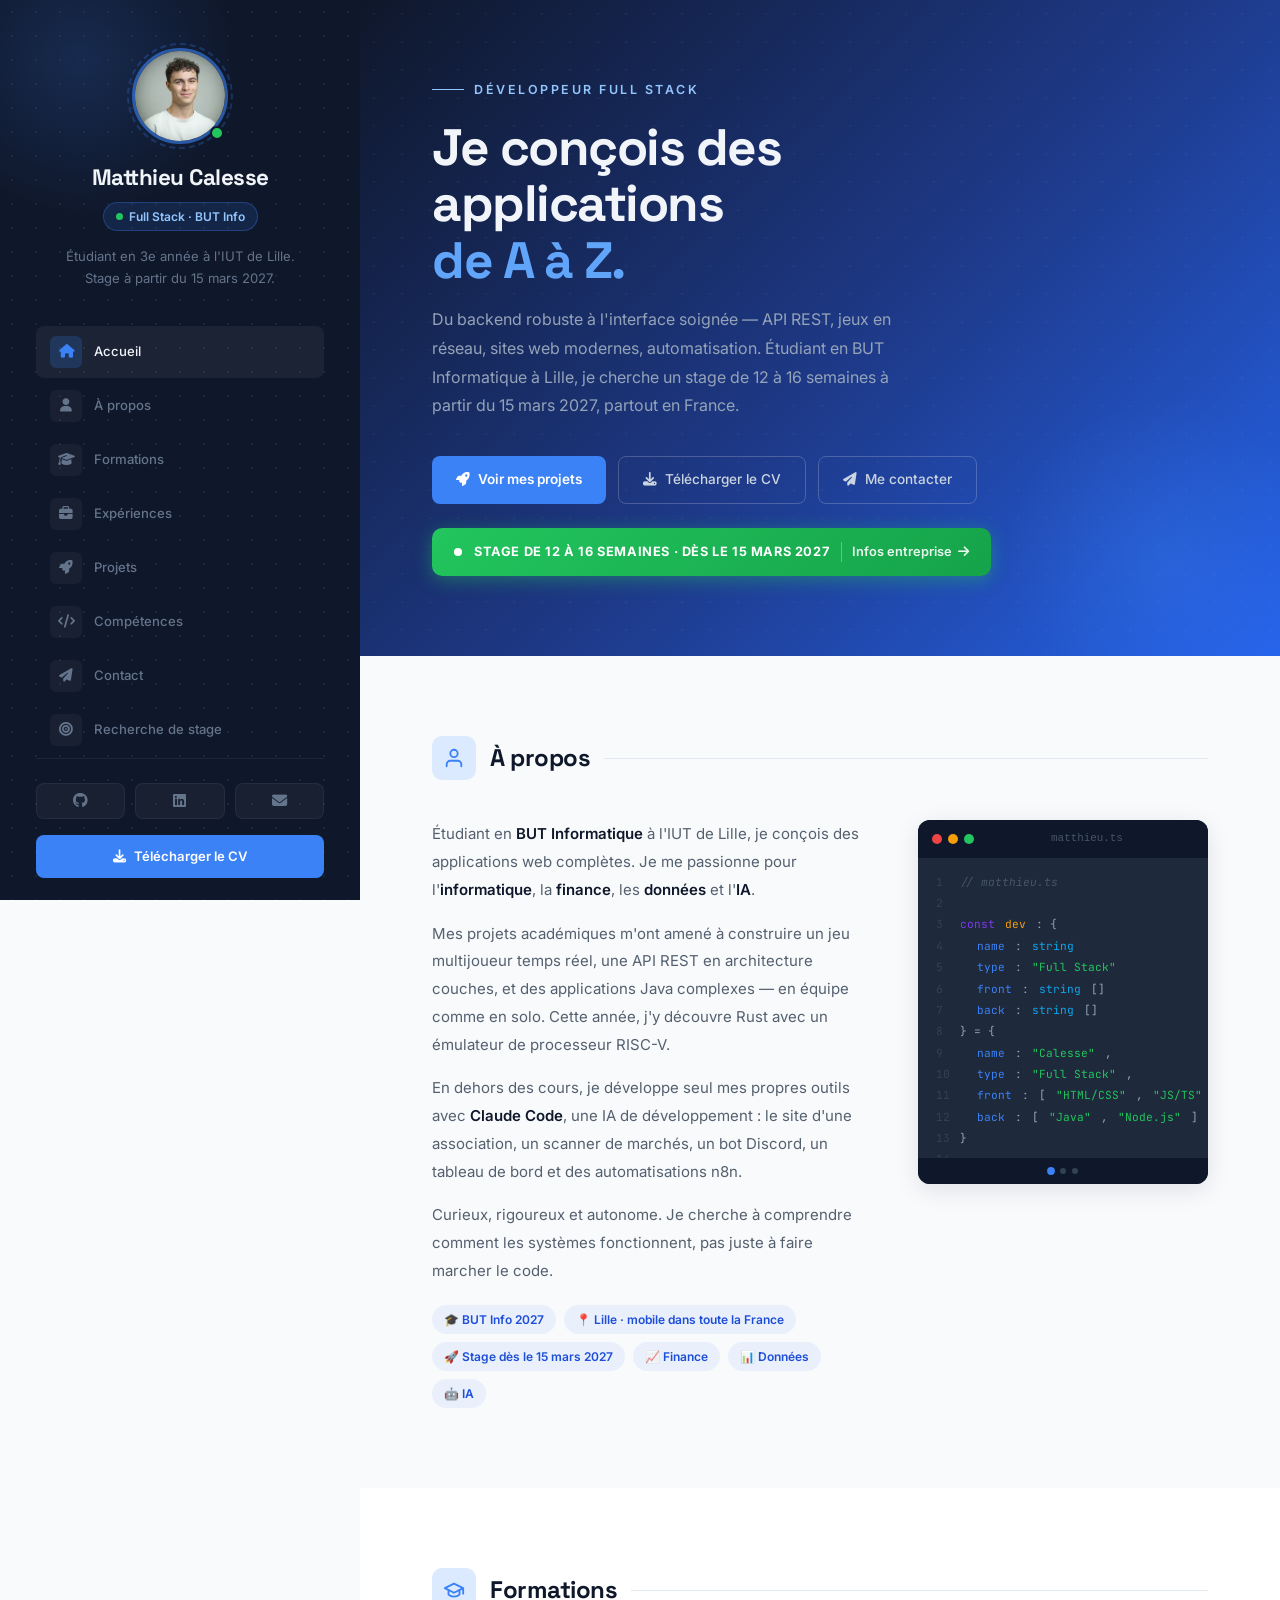
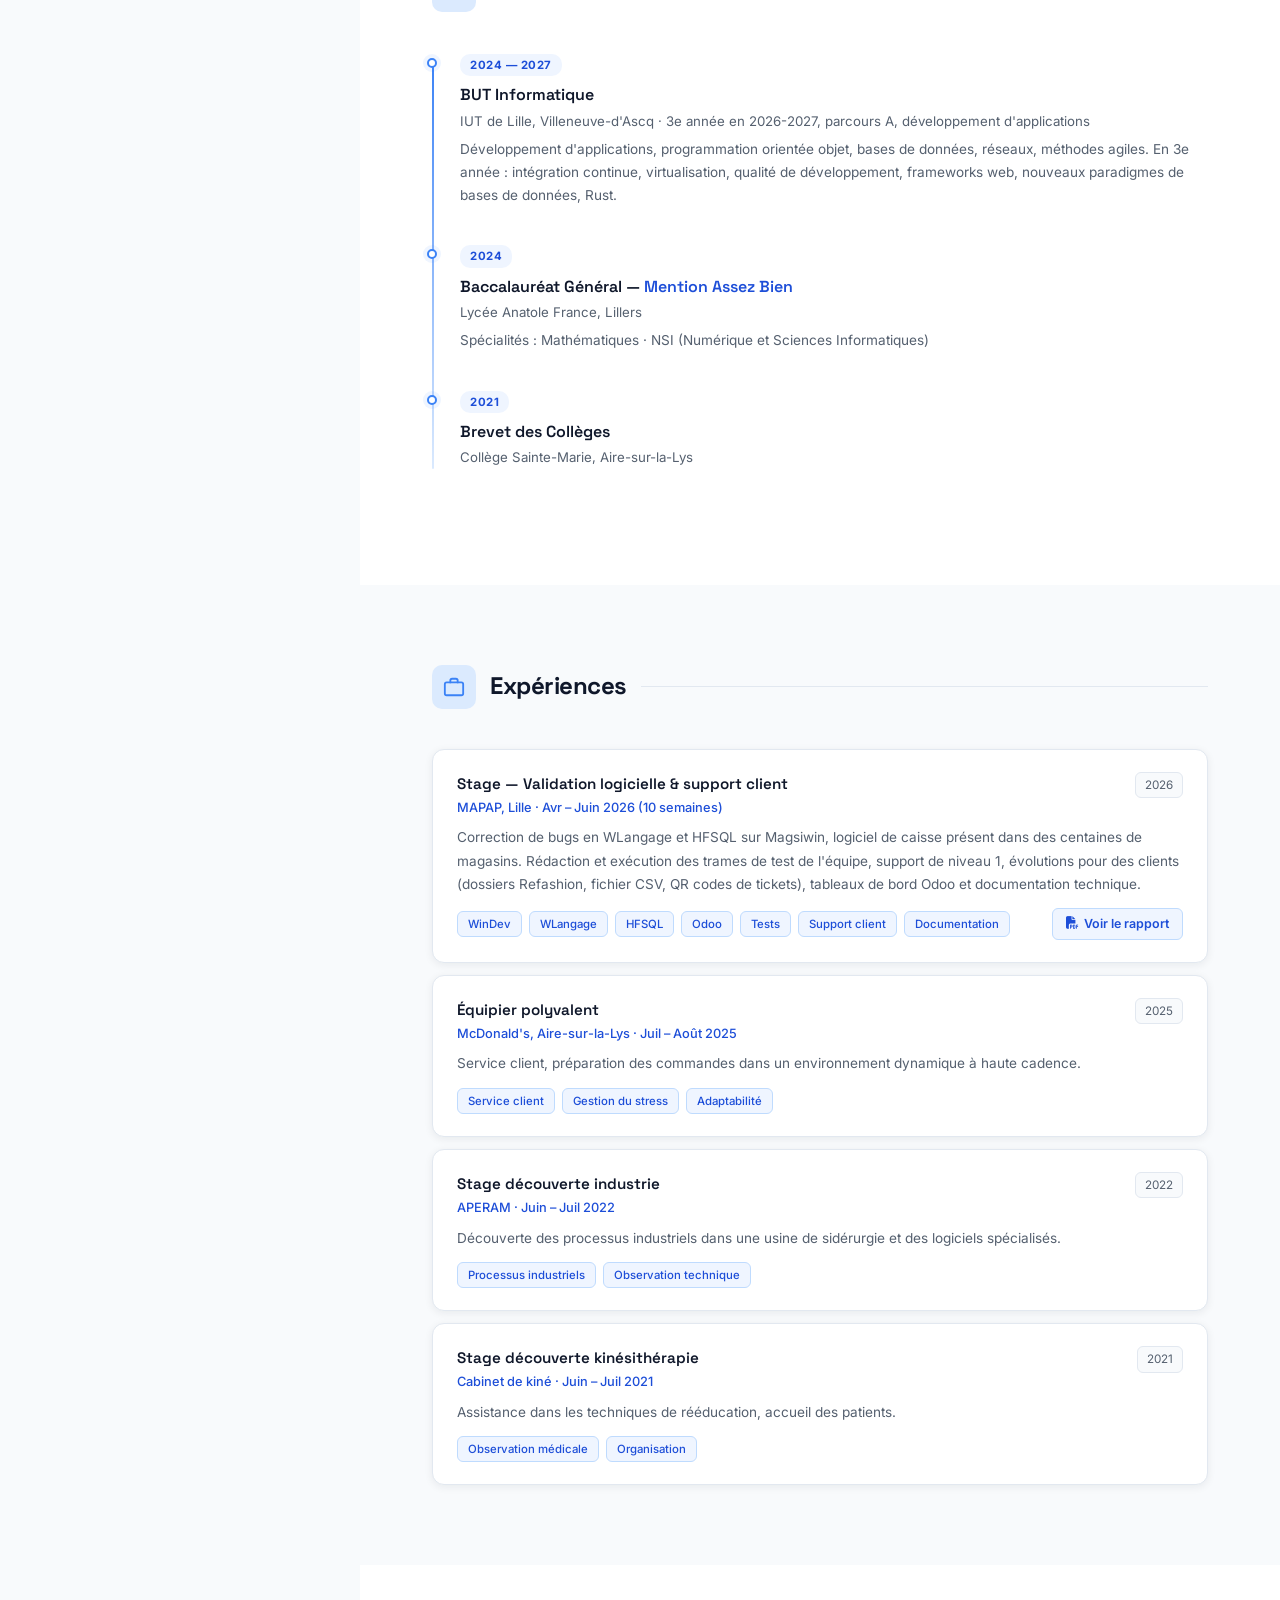
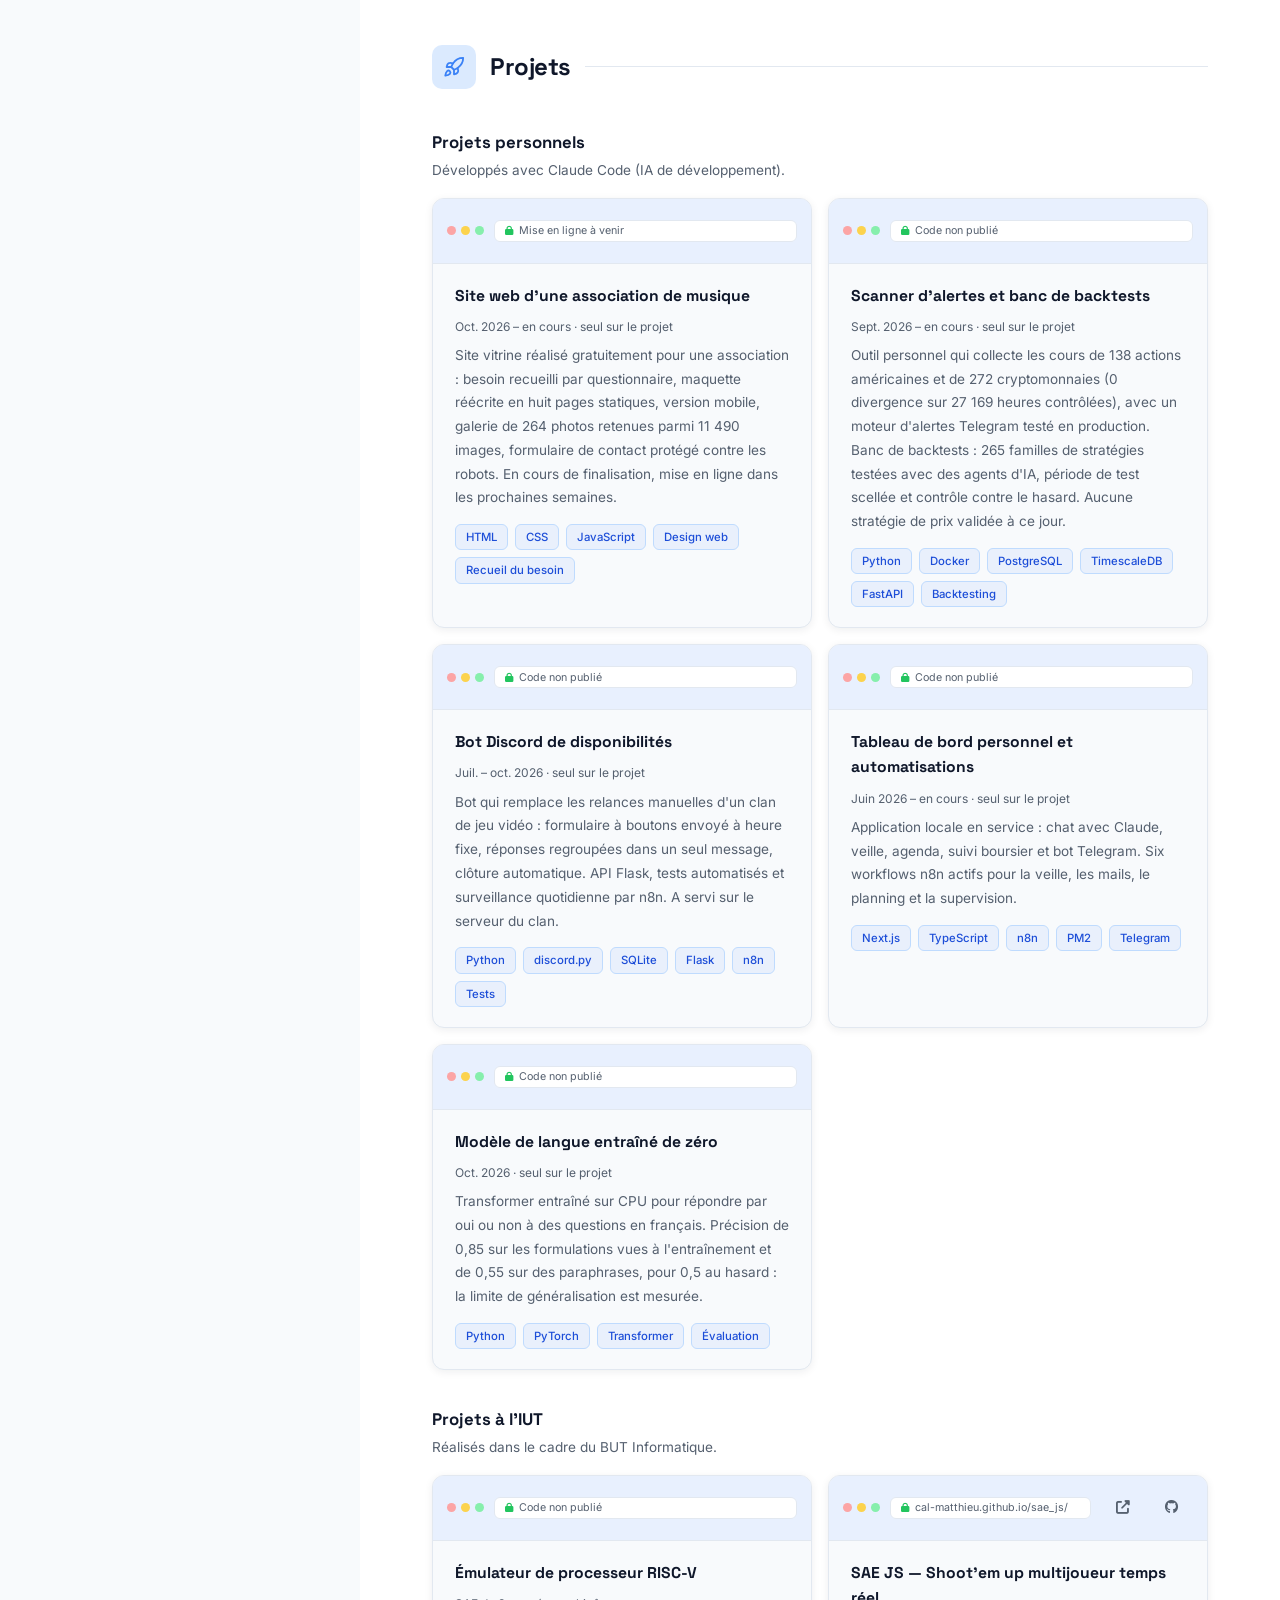
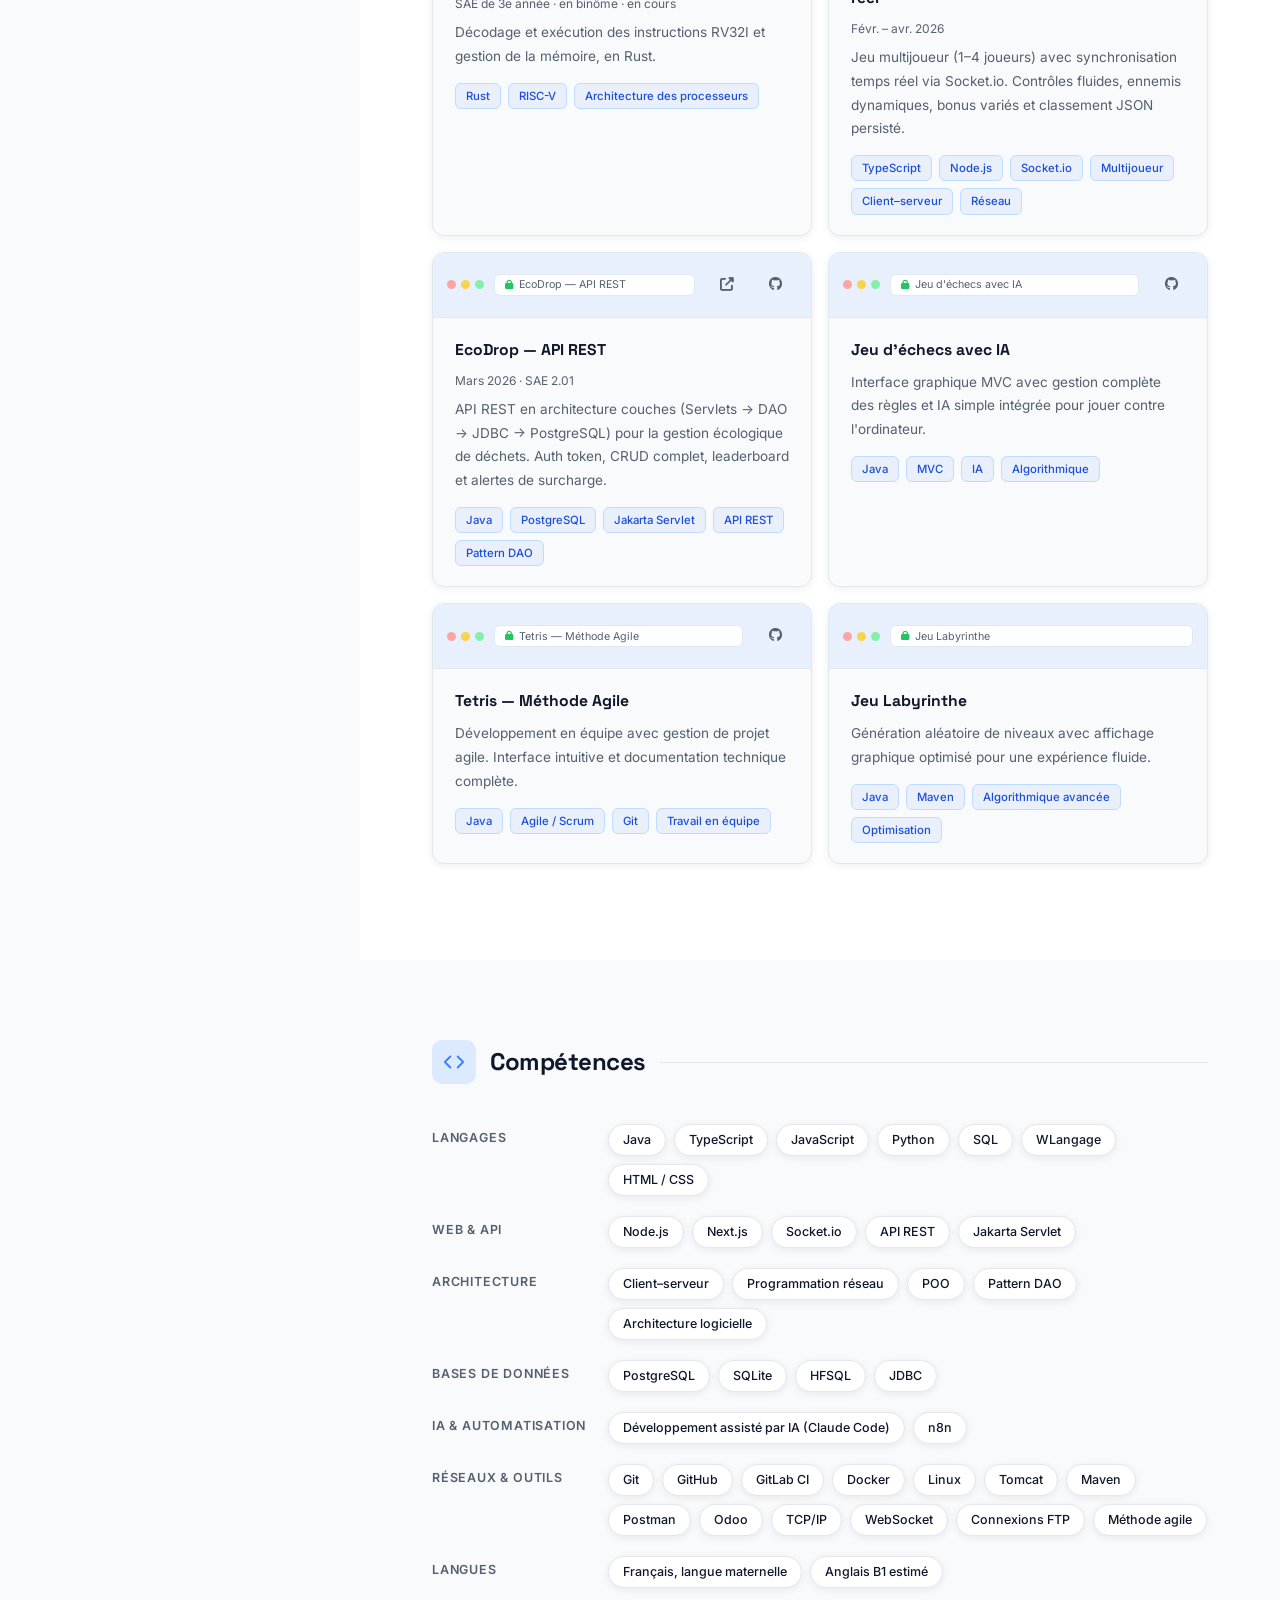
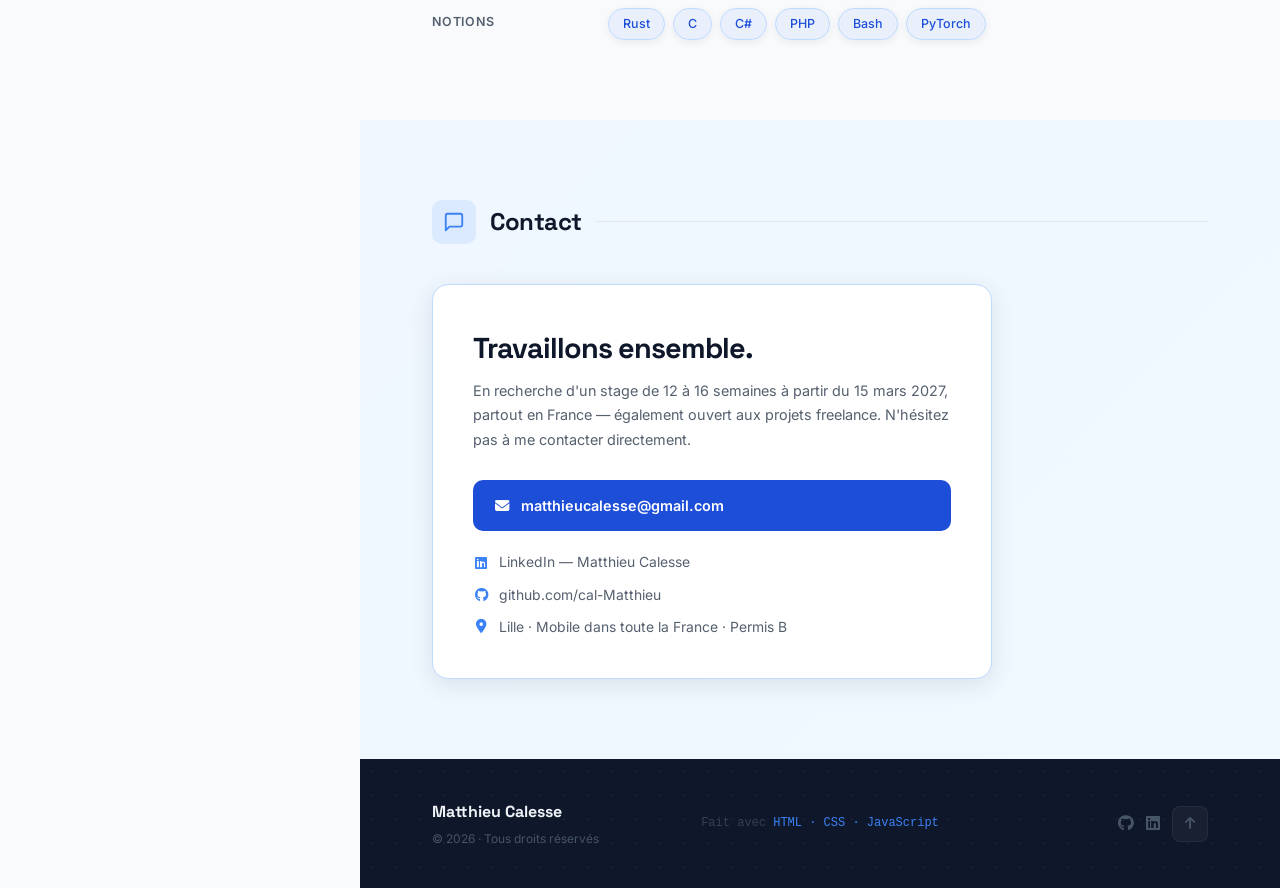
<file: index.html>
<!DOCTYPE html>
<html lang="fr">
<head>
  <meta charset="UTF-8">
  <meta name="viewport" content="width=device-width, initial-scale=1.0">

  <!-- SEO -->
  <meta name="google-site-verification" content="qJPfq9SnnTP_v7-9clJBIypsTPFIBG0LjUOSXHfTbuQ">
  <title>Matthieu Calesse — Développeur Full Stack à Lille</title>
  <meta name="description" content="Portfolio de Matthieu Calesse, développeur Full Stack étudiant en BUT Informatique à Lille. Java, TypeScript, Python, API REST. En recherche d'un stage de 12 à 16 semaines à partir du 15 mars 2027, partout en France.">
  <meta name="keywords" content="stage développeur, développeur web Lille, développeur full stack, portfolio, BUT informatique, Java, TypeScript, Python, Node.js">
  <meta name="author" content="Matthieu Calesse">
  <link rel="canonical" href="https://cal-matthieu.github.io/">

  <!-- Open Graph -->
  <meta property="og:type" content="website">
  <meta property="og:url" content="https://cal-matthieu.github.io/">
  <meta property="og:title" content="Matthieu Calesse — Développeur Full Stack à Lille">
  <meta property="og:description" content="Portfolio de Matthieu Calesse, développeur Full Stack étudiant en BUT Informatique à Lille, en recherche d'un stage à partir du 15 mars 2027.">
  <meta property="og:image" content="https://cal-matthieu.github.io/images/CALESSE-portraits-iut-info-354.jpg">
  <meta property="og:locale" content="fr_FR">
  <meta property="og:site_name" content="Matthieu Calesse — Portfolio">

  <!-- Twitter Card -->
  <meta name="twitter:card" content="summary_large_image">
  <meta name="twitter:title" content="Matthieu Calesse — Développeur Full Stack à Lille">
  <meta name="twitter:description" content="Portfolio de Matthieu Calesse, développeur Full Stack étudiant en BUT Informatique à Lille, en recherche d'un stage à partir du 15 mars 2027.">
  <meta name="twitter:image" content="https://cal-matthieu.github.io/images/CALESSE-portraits-iut-info-354.jpg">

  <!-- JSON-LD structured data -->
  <script type="application/ld+json">
  {
    "@context": "https://schema.org",
    "@type": "Person",
    "name": "Matthieu Calesse",
    "url": "https://cal-matthieu.github.io/",
    "image": "https://cal-matthieu.github.io/images/CALESSE-portraits-iut-info-354.jpg",
    "jobTitle": "Développeur Full Stack",
    "description": "Étudiant en BUT Informatique à l'IUT de Lille, développeur Full Stack en Java, TypeScript et Python, en recherche d'un stage à partir du 15 mars 2027.",
    "email": "matthieucalesse@gmail.com",
    "address": {
      "@type": "PostalAddress",
      "addressLocality": "Lille",
      "addressRegion": "Nord",
      "addressCountry": "FR"
    },
    "sameAs": [
      "https://github.com/cal-Matthieu",
      "https://www.linkedin.com/in/matthieu-calesse/"
    ],
    "knowsAbout": ["Java", "TypeScript", "JavaScript", "Python", "Node.js", "API REST", "HTML", "CSS", "PostgreSQL", "Socket.io", "Next.js", "Docker", "n8n"]
  }
  </script>

  <!-- Favicon -->
  <link rel="icon" type="image/svg+xml" href="favicon.svg">
  <link rel="stylesheet" href="style.css">

  <!-- Fonts — chargement asynchrone pour ne pas bloquer le rendu -->
  <link rel="preconnect" href="https://fonts.googleapis.com">
  <link rel="preconnect" href="https://fonts.gstatic.com" crossorigin>
  <link rel="preload" as="style" href="https://fonts.googleapis.com/css2?family=Inter:wght@300;400;500;600&family=Space+Grotesk:wght@500;600;700&family=JetBrains+Mono:wght@400;500&display=swap" onload="this.onload=null;this.rel='stylesheet'">
  <noscript><link rel="stylesheet" href="https://fonts.googleapis.com/css2?family=Inter:wght@300;400;500;600&family=Space+Grotesk:wght@500;600;700&family=JetBrains+Mono:wght@400;500&display=swap"></noscript>
  <link rel="preload" as="style" href="https://cdnjs.cloudflare.com/ajax/libs/font-awesome/6.4.0/css/all.min.css" onload="this.onload=null;this.rel='stylesheet'">
  <noscript><link rel="stylesheet" href="https://cdnjs.cloudflare.com/ajax/libs/font-awesome/6.4.0/css/all.min.css"></noscript>

  <style>
    .section-wrap {
      padding: 80px 72px;
      scroll-margin-top: 0;
    }

    .section-wrap:nth-child(odd)  { background: var(--section-white); }
    .section-wrap:nth-child(even) { background: var(--content-bg); }

    .section-header {
      display: flex;
      align-items: center;
      gap: 14px;
      margin-bottom: 40px;
    }

    .section-icon {
      width: 44px; height: 44px;
      background: var(--accent-light);
      border-radius: 10px;
      display: flex;
      align-items: center;
      justify-content: center;
      flex-shrink: 0;
    }

    .section-title {
      font-family: 'Space Grotesk', sans-serif;
      font-size: 1.5rem;
      font-weight: 700;
      letter-spacing: -0.5px;
      color: var(--text);
    }

    .section-line { flex: 1; height: 1px; background: var(--border); }

    .hero-wrap {
      background: linear-gradient(135deg, #0f172a 0%, #1e3a8a 55%, #2563eb 100%);
      padding: 80px 72px;
      position: relative;
      overflow: hidden;
    }

    .hero-wrap::before {
      content: '';
      position: absolute;
      inset: 0;
      background-image: radial-gradient(rgba(255,255,255,0.04) 1px, transparent 1px);
      background-size: 28px 28px;
    }

    .hero-wrap::after {
      content: '';
      position: absolute;
      bottom: -80px; right: -60px;
      width: 350px; height: 350px;
      background: radial-gradient(circle, rgba(59,130,246,0.25) 0%, transparent 65%);
      pointer-events: none;
    }

    .hero-content { position: relative; z-index: 1; max-width: 580px; }

    .hero-greeting {
      font-size: 0.78rem;
      font-weight: 600;
      color: #93c5fd;
      text-transform: uppercase;
      letter-spacing: 2.5px;
      display: flex;
      align-items: center;
      gap: 10px;
      margin-bottom: 20px;
    }

    .hero-greeting::before {
      content: '';
      display: block;
      width: 32px; height: 1px;
      background: #93c5fd;
    }

    .hero-title {
      font-family: 'Space Grotesk', sans-serif;
      font-size: clamp(2.4rem, 4vw, 3.4rem);
      font-weight: 700;
      letter-spacing: -1.5px;
      line-height: 1.1;
      color: #f1f5f9;
      margin-bottom: 16px;
    }

    .hero-title span { color: #60a5fa; }

    .hero-sub {
      font-size: 1rem;
      color: #94a3b8;
      line-height: 1.8;
      margin-bottom: 36px;
      max-width: 480px;
    }

    .hero-actions { display: flex; gap: 12px; flex-wrap: wrap; }

    .hero-btn-primary {
      display: inline-flex;
      align-items: center;
      gap: 8px;
      background: var(--accent);
      color: #fff;
      padding: 12px 24px;
      border-radius: 8px;
      font-size: 0.85rem;
      font-weight: 600;
      text-decoration: none;
      transition: background var(--ease), transform var(--ease);
    }

    .hero-btn-primary:hover { background: var(--accent-dark); transform: translateY(-1px); }

    .hero-btn-outline {
      display: inline-flex;
      align-items: center;
      gap: 8px;
      border: 1px solid rgba(255,255,255,0.2);
      color: #cbd5e1;
      padding: 12px 24px;
      border-radius: 8px;
      font-size: 0.85rem;
      font-weight: 500;
      text-decoration: none;
      transition: all var(--ease);
    }

    .hero-btn-outline:hover {
      border-color: rgba(255,255,255,0.4);
      color: #f1f5f9;
      transform: translateY(-1px);
    }

    .stage-cta {
      display: inline-flex;
      align-items: center;
      gap: 12px;
      margin-top: 24px;
      padding: 14px 22px;
      background: linear-gradient(135deg, #22c55e, #16a34a);
      border-radius: 10px;
      text-decoration: none;
      box-shadow: 0 4px 18px rgba(34,197,94,0.4);
      transition: transform var(--ease), box-shadow var(--ease);
      max-width: fit-content;
    }

    .stage-cta:hover {
      transform: translateY(-2px);
      box-shadow: 0 8px 26px rgba(34,197,94,0.5);
    }

    .stage-cta .cta-dot {
      width: 8px; height: 8px;
      background: #fff;
      border-radius: 50%;
      animation: pulse 2s ease-in-out infinite;
      flex-shrink: 0;
    }

    .stage-cta .cta-label {
      color: #fff;
      font-size: 0.8rem;
      font-weight: 700;
      text-transform: uppercase;
      letter-spacing: 0.6px;
    }

    .stage-cta .cta-arrow {
      display: inline-flex;
      align-items: center;
      gap: 6px;
      color: rgba(255,255,255,0.9);
      font-size: 0.8rem;
      font-weight: 600;
      padding-left: 10px;
      border-left: 1px solid rgba(255,255,255,0.3);
    }

    .about-grid {
      display: grid;
      grid-template-columns: 1fr 290px;
      gap: 48px;
      align-items: start;
    }

    .about-text p { color: var(--text-muted); margin-bottom: 16px; line-height: 1.85; }
    .about-text strong { color: var(--text); font-weight: 600; }
    .about-tags { display: flex; gap: 8px; flex-wrap: wrap; margin-top: 20px; }

    .about-tag {
      background: var(--accent-dim);
      color: var(--accent-dark);
      padding: 5px 12px;
      border-radius: 20px;
      font-size: 0.75rem;
      font-weight: 600;
    }

    .code-window {
      background: #1e293b;
      border-radius: 12px;
      overflow: hidden;
      box-shadow: var(--shadow-md), 0 0 0 1px rgba(255,255,255,0.05);
    }

    .code-window-bar {
      background: #0f172a;
      padding: 10px 14px;
      display: flex;
      align-items: center;
      gap: 6px;
    }

    .dot { width: 10px; height: 10px; border-radius: 50%; }
    .dot-r { background: #ef4444; }
    .dot-y { background: #f59e0b; }
    .dot-g { background: #22c55e; }

    .code-window-title {
      margin: 0 auto;
      font-size: 0.68rem;
      color: #475569;
      font-family: monospace;
    }

    .code-slides-wrap {
      position: relative;
      height: 300px;
      overflow: hidden;
    }

    .code-slide {
      position: absolute;
      top: 0; left: 0;
      width: 100%;
      padding: 16px 18px;
      opacity: 0;
      transition: opacity 0.7s ease;
      pointer-events: none;
    }

    .code-slide.active {
      opacity: 1;
      pointer-events: auto;
    }

    .code-line {
      display: flex;
      gap: 10px;
      margin-bottom: 4px;
      font-family: 'JetBrains Mono', 'Courier New', monospace;
      font-size: 0.7rem;
      line-height: 1.55;
    }

    .ln  { color: #334155; min-width: 14px; user-select: none; }
    .kw  { color: #7c3aed; }
    .tp  { color: #0ea5e9; }
    .fn  { color: #3b82f6; }
    .str { color: #22c55e; }
    .cm  { color: #475569; font-style: italic; }
    .vr  { color: #f59e0b; }
    .pu  { color: #94a3b8; }
    .ok  { color: #22c55e; font-weight: bold; }

    .code-indicators {
      display: flex;
      justify-content: center;
      gap: 6px;
      padding: 10px 0;
      background: #0f172a;
    }

    .code-dot {
      width: 6px; height: 6px;
      border-radius: 50%;
      background: #334155;
      cursor: pointer;
      transition: background var(--ease), transform var(--ease);
    }

    .code-dot.active { background: var(--accent); transform: scale(1.3); }

    .timeline { position: relative; padding-left: 28px; }

    .timeline::before {
      content: '';
      position: absolute;
      left: 0; top: 8px;
      width: 2px;
      height: calc(100% - 8px);
      background: linear-gradient(to bottom, var(--accent), var(--accent-light));
      border-radius: 2px;
    }

    .tl-item { position: relative; margin-bottom: 36px; }

    .tl-item::before {
      content: '';
      position: absolute;
      left: -33px; top: 6px;
      width: 10px; height: 10px;
      border-radius: 50%;
      background: #fff;
      border: 2.5px solid var(--accent);
      box-shadow: 0 0 0 4px var(--accent-dim);
    }

    .tl-date {
      display: inline-block;
      background: var(--accent-dim);
      color: var(--accent-dark);
      font-size: 0.71rem;
      font-weight: 700;
      padding: 2px 10px;
      border-radius: 10px;
      margin-bottom: 6px;
      letter-spacing: 0.5px;
    }

    .tl-title { font-family: 'Space Grotesk', sans-serif; font-size: 1rem; font-weight: 600; color: var(--text); margin-bottom: 3px; }
    .tl-sub { font-size: 0.83rem; color: var(--text-muted); margin-bottom: 6px; }
    .tl-desc { font-size: 0.85rem; color: var(--text-muted); line-height: 1.7; }

    .exp-list { display: flex; flex-direction: column; gap: 12px; }

    .exp-card {
      background: var(--section-white);
      border: 1px solid var(--border);
      border-radius: 12px;
      padding: 22px 24px;
      box-shadow: var(--shadow-sm);
      transition: all var(--ease);
    }

    .section-wrap:nth-child(odd) .exp-card { background: #f8fafc; }

    .exp-card:hover { box-shadow: var(--shadow-md); border-color: #bfdbfe; transform: translateY(-2px); }

    .exp-header { display: flex; justify-content: space-between; align-items: flex-start; gap: 12px; margin-bottom: 8px; }

    .exp-title { font-family: 'Space Grotesk', sans-serif; font-size: 0.95rem; font-weight: 600; color: var(--text); margin-bottom: 2px; }
    .exp-company { font-size: 0.8rem; color: var(--accent-dark); font-weight: 500; }

    .exp-date {
      font-size: 0.73rem;
      color: var(--text-muted);
      white-space: nowrap;
      background: var(--content-bg);
      padding: 3px 9px;
      border-radius: 6px;
      border: 1px solid var(--border);
      flex-shrink: 0;
    }

    .exp-desc { font-size: 0.85rem; color: var(--text-muted); margin-bottom: 12px; line-height: 1.7; }

    .tags { display: flex; flex-wrap: wrap; gap: 7px; }

    .tag {
      background: var(--accent-dim);
      color: var(--accent-dark);
      border: 1px solid #bfdbfe;
      padding: 3px 10px;
      border-radius: 6px;
      font-size: 0.71rem;
      font-weight: 500;
    }

    .project-group-title {
      font-family: 'Space Grotesk', sans-serif;
      font-size: 1.05rem;
      font-weight: 700;
      color: var(--text);
      margin: 36px 0 4px;
    }

    .project-group-title:first-of-type { margin-top: 0; }
    .project-group-note { font-size: 0.85rem; color: var(--text-muted); margin-bottom: 16px; line-height: 1.6; }

    .project-list {
      display: grid;
      grid-template-columns: repeat(auto-fill, minmax(min(100%, 340px), 1fr));
      gap: 16px;
      margin-bottom: 16px;
    }

    .project-meta { font-size: 0.75rem; color: var(--text-muted); margin-bottom: 8px; }

    .project-card {
      background: var(--section-white);
      border: 1px solid var(--border);
      border-radius: 12px;
      overflow: hidden;
      box-shadow: var(--shadow-sm);
      transition: all var(--ease);
    }

    .section-wrap:nth-child(odd) .project-card { background: #f8fafc; }

    .project-card:hover { box-shadow: var(--shadow-md); border-color: #bfdbfe; transform: translateY(-2px); }

    .browser-frame {
      min-height: 65px;
      background: #f1f5f9;
      border-bottom: 1px solid var(--border);
      padding: 10px 14px;
      display: flex;
      align-items: center;
      gap: 10px;
    }

    .section-wrap:nth-child(odd) .browser-frame { background: #e8f0fe; }

    .browser-dots { display: flex; gap: 5px; }
    .browser-dot { width: 9px; height: 9px; border-radius: 50%; }
    .bd-r { background: #fca5a5; }
    .bd-y { background: #fcd34d; }
    .bd-g { background: #86efac; }

    .browser-bar {
      flex: 1;
      background: #fff;
      border: 1px solid var(--border);
      border-radius: 6px;
      height: 22px;
      display: flex;
      align-items: center;
      padding: 0 10px;
      gap: 6px;
      font-size: 0.67rem;
      color: var(--text-muted);
      overflow: hidden;
      white-space: nowrap;
      text-overflow: ellipsis;
    }

    .browser-bar i { font-size: 0.6rem; color: #22c55e; flex-shrink: 0; }

    .browser-actions { display: flex; gap: 4px; }
    .browser-actions a { color: var(--text-muted); font-size: 0.85rem; text-decoration: none; transition: color var(--ease); display: inline-flex; align-items: center; justify-content: center; min-width: 44px; min-height: 44px; }
    .browser-actions a:hover { color: var(--accent); }

    .project-body { padding: 20px 22px; }

    .project-title {
      font-family: 'Space Grotesk', sans-serif;
      font-size: 0.98rem;
      font-weight: 700;
      color: var(--text);
      margin-bottom: 8px;
      transition: color var(--ease);
    }

    .project-card:hover .project-title { color: var(--accent); }
    .project-desc { font-size: 0.85rem; color: var(--text-muted); margin-bottom: 14px; line-height: 1.75; }

    .skills-grid { display: flex; flex-direction: column; gap: 20px; }

    .skill-row { display: grid; grid-template-columns: 160px 1fr; gap: 16px; align-items: start; }

    .skill-label { font-size: 0.78rem; font-weight: 600; color: var(--text-muted); text-transform: uppercase; letter-spacing: 0.8px; padding-top: 4px; }

    .skill-pills { display: flex; flex-wrap: wrap; gap: 8px; }

    .skill-pill {
      background: var(--section-white);
      border: 1px solid var(--border);
      color: var(--text);
      padding: 5px 14px;
      border-radius: 20px;
      font-size: 0.78rem;
      font-weight: 500;
      box-shadow: var(--shadow-sm);
      transition: all var(--ease);
    }

    .section-wrap:nth-child(odd) .skill-pill { background: #f8fafc; }

    .skill-pill:hover { border-color: var(--accent); color: var(--accent); box-shadow: 0 2px 8px rgba(59,130,246,0.15); }

    .skill-pill.learning { background: var(--accent-dim); border-color: #bfdbfe; color: var(--accent-dark); }

    .contact-section { background: linear-gradient(135deg, #eff6ff 0%, #f0f9ff 100%) !important; }

    .contact-card {
      background: #fff;
      border: 1px solid #bfdbfe;
      border-radius: 16px;
      padding: 40px;
      box-shadow: var(--shadow-md);
      max-width: 560px;
    }

    .contact-heading { font-family: 'Space Grotesk', sans-serif; font-size: 1.8rem; font-weight: 700; letter-spacing: -1px; color: var(--text); margin-bottom: 8px; }
    .contact-sub { font-size: 0.9rem; color: var(--text-muted); margin-bottom: 28px; line-height: 1.7; }

    .contact-email {
      display: flex;
      align-items: center;
      gap: 12px;
      background: var(--accent-dark);
      color: #fff;
      padding: 14px 22px;
      border-radius: 10px;
      font-size: 0.9rem;
      font-weight: 600;
      text-decoration: none;
      margin-bottom: 20px;
      transition: background var(--ease);
    }

    .contact-email:hover { background: #1e3a8a; }

    .contact-row { display: flex; flex-direction: column; gap: 10px; }

    .contact-link { display: flex; align-items: center; gap: 10px; font-size: 0.87rem; color: var(--text-muted); text-decoration: none; transition: color var(--ease); }
    .contact-link i { width: 16px; text-align: center; color: var(--accent); }
    .contact-link:hover { color: var(--accent); }

    .footer {
      background: var(--sidebar-bg);
      padding: 40px 72px;
      display: grid;
      grid-template-columns: 1fr auto 1fr;
      align-items: center;
      gap: 24px;
      position: relative;
      overflow: hidden;
    }

    .footer::before {
      content: '';
      position: absolute;
      inset: 0;
      background-image: radial-gradient(rgba(255,255,255,0.04) 1px, transparent 1px);
      background-size: 24px 24px;
      pointer-events: none;
    }

    .footer-left { position: relative; z-index: 1; }

    .footer-name {
      font-family: 'Space Grotesk', sans-serif;
      font-size: 1rem;
      font-weight: 700;
      color: #f1f5f9;
      margin-bottom: 4px;
    }

    .footer-copy { font-size: 0.75rem; color: #475569; }

    .footer-made {
      position: relative;
      z-index: 1;
      font-size: 0.75rem;
      color: #334155;
      text-align: center;
      font-family: monospace;
    }

    .footer-made span { color: #3b82f6; }

    .footer-right {
      position: relative;
      z-index: 1;
      display: flex;
      gap: 12px;
      justify-content: flex-end;
      align-items: center;
    }

    .footer-link {
      color: #475569;
      font-size: 1rem;
      text-decoration: none;
      transition: color var(--ease);
    }

    .footer-link:hover { color: #3b82f6; }

    .footer-top {
      display: flex;
      align-items: center;
      justify-content: center;
      width: 36px; height: 36px;
      background: rgba(255,255,255,0.04);
      border: 1px solid rgba(255,255,255,0.06);
      border-radius: 8px;
      color: #475569;
      text-decoration: none;
      font-size: 0.85rem;
      transition: all var(--ease);
    }

    .footer-top:hover { background: rgba(59,130,246,0.15); color: #93c5fd; border-color: rgba(59,130,246,0.3); }

    @media (max-width: 960px) {
      .sidebar { display: none; }
      .mobile-nav { display: flex; }
      .main { margin-left: 0; }
      .section-wrap { padding: 60px 24px; }
      .hero-wrap { padding: 60px 24px; }
      .about-grid { grid-template-columns: 1fr; }
      .code-window { display: none; }
      .skill-row { grid-template-columns: 1fr; gap: 8px; }
      .footer { grid-template-columns: 1fr; text-align: center; padding: 32px 24px; }
      .footer-right { justify-content: center; }
    }

    @media (max-width: 600px) {
      .section-wrap { padding: 48px 18px; }
    }
  </style>
</head>
<body>

  <nav class="mobile-nav" aria-label="Navigation mobile">
    <span class="mobile-nav-name">Matthieu Calesse</span>
    <a href="mailto:matthieucalesse@gmail.com" style="color:var(--accent)" aria-label="Envoyer un email"><i class="fas fa-envelope" aria-hidden="true"></i></a>
  </nav>

  <aside class="sidebar" aria-label="Navigation principale">
    <div class="sidebar-inner">
      <div class="profile">
        <div class="profile-photo-wrap">
          <img src="images/profile.webp" alt="Photo de profil de Matthieu Calesse" class="profile-photo" width="96" height="96">
          <div class="profile-photo-ring" aria-hidden="true"></div>
          <div class="profile-status" role="img" title="En recherche de stage" aria-label="En recherche de stage"></div>
        </div>
        <div class="profile-name">Matthieu Calesse</div>
        <div class="profile-role">
          <svg width="7" height="7" aria-hidden="true"><circle cx="3.5" cy="3.5" r="3.5" fill="#22c55e"/></svg>
          Full Stack · BUT Info
        </div>
        <p class="profile-bio">Étudiant en 3e année à l'IUT de Lille. Stage à partir du 15 mars 2027.</p>
      </div>

      <ul class="sidebar-nav">
        <li><a href="#hero" class="active"><span class="nav-icon"><i class="fas fa-home" aria-hidden="true"></i></span>Accueil</a></li>
        <li><a href="#about"><span class="nav-icon"><i class="fas fa-user" aria-hidden="true"></i></span>À propos</a></li>
        <li><a href="#formations"><span class="nav-icon"><i class="fas fa-graduation-cap" aria-hidden="true"></i></span>Formations</a></li>
        <li><a href="#experiences"><span class="nav-icon"><i class="fas fa-briefcase" aria-hidden="true"></i></span>Expériences</a></li>
        <li><a href="#projets"><span class="nav-icon"><i class="fas fa-rocket" aria-hidden="true"></i></span>Projets</a></li>
        <li><a href="#competences"><span class="nav-icon"><i class="fas fa-code" aria-hidden="true"></i></span>Compétences</a></li>
        <li><a href="#contact"><span class="nav-icon"><i class="fas fa-paper-plane" aria-hidden="true"></i></span>Contact</a></li>
        <li><a href="stage.html"><span class="nav-icon"><i class="fas fa-bullseye" aria-hidden="true"></i></span>Recherche de stage</a></li>
      </ul>

      <div class="sidebar-bottom">
        <div class="social-row">
          <a href="https://github.com/cal-Matthieu" target="_blank" rel="noopener noreferrer" class="social-btn" title="GitHub" aria-label="GitHub"><i class="fab fa-github" aria-hidden="true"></i></a>
          <a href="https://www.linkedin.com/in/matthieu-calesse/" target="_blank" rel="noopener noreferrer" class="social-btn" title="LinkedIn" aria-label="LinkedIn"><i class="fab fa-linkedin" aria-hidden="true"></i></a>
          <a href="mailto:matthieucalesse@gmail.com" class="social-btn" title="Email" aria-label="Email"><i class="fas fa-envelope" aria-hidden="true"></i></a>
        </div>
        <a href="doc/cv.pdf" download="CV_Matthieu_Calesse.pdf" class="btn-cv">
          <i class="fas fa-download" aria-hidden="true"></i> Télécharger le CV
        </a>
      </div>
    </div>
  </aside>

  <main class="main">

    <section class="hero-wrap" id="hero" aria-label="Introduction">
      <div class="hero-content">
        <div class="hero-greeting">Développeur Full Stack</div>
        <h1 class="hero-title">Je conçois des applications<br><span>de A à Z.</span></h1>
        <p class="hero-sub">Du backend robuste à l'interface soignée — API REST, jeux en réseau, sites web modernes, automatisation. Étudiant en BUT Informatique à Lille, je cherche un stage de 12 à 16 semaines à partir du 15 mars 2027, partout en France.</p>
        <div class="hero-actions">
          <a href="#projets" class="hero-btn-primary"><i class="fas fa-rocket" aria-hidden="true"></i> Voir mes projets</a>
          <a href="doc/cv.pdf" download="CV_Matthieu_Calesse.pdf" class="hero-btn-outline"><i class="fas fa-download" aria-hidden="true"></i> Télécharger le CV</a>
          <a href="#contact" class="hero-btn-outline"><i class="fas fa-paper-plane" aria-hidden="true"></i> Me contacter</a>
        </div>

        <a href="stage.html" class="stage-cta">
          <span class="cta-dot" aria-hidden="true"></span>
          <span class="cta-label">Stage de 12 à 16 semaines · Dès le 15 mars 2027</span>
          <span class="cta-arrow">Infos entreprise <i class="fas fa-arrow-right" aria-hidden="true"></i></span>
        </a>
      </div>
    </section>
    <section class="section-wrap" id="about" aria-labelledby="about-title">
      <div class="section-header">
        <div class="section-icon" aria-hidden="true">
          <svg width="22" height="22" viewBox="0 0 24 24" fill="none" stroke="#3b82f6" stroke-width="2" stroke-linecap="round" stroke-linejoin="round"><path d="M20 21v-2a4 4 0 0 0-4-4H8a4 4 0 0 0-4 4v2"/><circle cx="12" cy="7" r="4"/></svg>
        </div>
        <h2 class="section-title" id="about-title">À propos</h2>
        <div class="section-line"></div>
      </div>

      <div class="about-grid">
        <div class="about-text">
          <p>Étudiant en <strong>BUT Informatique</strong> à l'IUT de Lille, je conçois des applications web complètes. Je me passionne pour l'<strong>informatique</strong>, la <strong>finance</strong>, les <strong>données</strong> et l'<strong>IA</strong>.</p>
          <p>Mes projets académiques m'ont amené à construire un jeu multijoueur temps réel, une API REST en architecture couches, et des applications Java complexes — en équipe comme en solo. Cette année, j'y découvre Rust avec un émulateur de processeur RISC-V.</p>
          <p>En dehors des cours, je développe seul mes propres outils avec <strong>Claude Code</strong>, une IA de développement : le site d'une association, un scanner de marchés, un bot Discord, un tableau de bord et des automatisations n8n.</p>
          <p>Curieux, rigoureux et autonome. Je cherche à comprendre comment les systèmes fonctionnent, pas juste à faire marcher le code.</p>
          <div class="about-tags">
            <span class="about-tag">🎓 BUT Info 2027</span>
            <span class="about-tag">📍 Lille · mobile dans toute la France</span>
            <span class="about-tag">🚀 Stage dès le 15 mars 2027</span>
            <span class="about-tag">📈 Finance</span>
            <span class="about-tag">📊 Données</span>
            <span class="about-tag">🤖 IA</span>
          </div>
        </div>

        <div class="code-window" aria-hidden="true">
          <div class="code-window-bar">
            <div class="dot dot-r"></div>
            <div class="dot dot-y"></div>
            <div class="dot dot-g"></div>
            <span class="code-window-title" id="code-filename">matthieu.ts</span>
          </div>

          <div class="code-slides-wrap">
            <div class="code-slide active">
              <div class="code-line"><span class="ln">1</span><span class="cm">// matthieu.ts</span></div>
              <div class="code-line"><span class="ln">2</span></div>
              <div class="code-line"><span class="ln">3</span><span class="kw">const </span><span class="vr">dev</span><span class="pu">: {</span></div>
              <div class="code-line"><span class="ln">4</span>&nbsp; <span class="fn">name</span><span class="pu">:</span>  <span class="tp">string</span></div>
              <div class="code-line"><span class="ln">5</span>&nbsp; <span class="fn">type</span><span class="pu">:</span>  <span class="str">"Full Stack"</span></div>
              <div class="code-line"><span class="ln">6</span>&nbsp; <span class="fn">front</span><span class="pu">:</span> <span class="tp">string</span><span class="pu">[]</span></div>
              <div class="code-line"><span class="ln">7</span>&nbsp; <span class="fn">back</span><span class="pu">:</span>  <span class="tp">string</span><span class="pu">[]</span></div>
              <div class="code-line"><span class="ln">8</span><span class="pu">} = {</span></div>
              <div class="code-line"><span class="ln">9</span>&nbsp; <span class="fn">name</span><span class="pu">:</span>  <span class="str">"Calesse"</span><span class="pu">,</span></div>
              <div class="code-line"><span class="ln">10</span>&nbsp; <span class="fn">type</span><span class="pu">:</span>  <span class="str">"Full Stack"</span><span class="pu">,</span></div>
              <div class="code-line"><span class="ln">11</span>&nbsp; <span class="fn">front</span><span class="pu">:</span> <span class="pu">[</span><span class="str">"HTML/CSS"</span><span class="pu">,</span> <span class="str">"JS/TS"</span><span class="pu">],</span></div>
              <div class="code-line"><span class="ln">12</span>&nbsp; <span class="fn">back</span><span class="pu">:</span>  <span class="pu">[</span><span class="str">"Java"</span><span class="pu">,</span> <span class="str">"Node.js"</span><span class="pu">]</span></div>
              <div class="code-line"><span class="ln">13</span><span class="pu">}</span></div>
              <div class="code-line"><span class="ln">14</span></div>
              <div class="code-line"><span class="ln">15</span><span class="cm">// Open to work </span><span class="ok">✓</span></div>
            </div>

            <div class="code-slide">
              <div class="code-line"><span class="ln">1</span><span class="cm">// developer.js</span></div>
              <div class="code-line"><span class="ln">2</span></div>
              <div class="code-line"><span class="ln">3</span><span class="kw">const </span><span class="vr">dev</span><span class="pu"> = {</span></div>
              <div class="code-line"><span class="ln">4</span>&nbsp; <span class="fn">name</span><span class="pu">:</span>   <span class="str">"Matthieu Calesse"</span><span class="pu">,</span></div>
              <div class="code-line"><span class="ln">5</span>&nbsp; <span class="fn">role</span><span class="pu">:</span>   <span class="str">"Full Stack Dev"</span><span class="pu">,</span></div>
              <div class="code-line"><span class="ln">6</span>&nbsp; <span class="fn">front</span><span class="pu">:</span>  <span class="pu">[</span><span class="str">"HTML"</span><span class="pu">,</span> <span class="str">"CSS"</span><span class="pu">,</span> <span class="str">"TS"</span><span class="pu">],</span></div>
              <div class="code-line"><span class="ln">7</span>&nbsp; <span class="fn">back</span><span class="pu">:</span>   <span class="pu">[</span><span class="str">"Java"</span><span class="pu">,</span> <span class="str">"Node.js"</span><span class="pu">],</span></div>
              <div class="code-line"><span class="ln">8</span>&nbsp; <span class="fn">db</span><span class="pu">:</span>     <span class="pu">[</span><span class="str">"PostgreSQL"</span><span class="pu">,</span> <span class="str">"HFSQL"</span><span class="pu">],</span></div>
              <div class="code-line"><span class="ln">9</span>&nbsp; <span class="fn">status</span><span class="pu">:</span> <span class="str">"open to work"</span></div>
              <div class="code-line"><span class="ln">10</span><span class="pu">}</span></div>
              <div class="code-line"><span class="ln">11</span></div>
              <div class="code-line"><span class="ln">12</span><span class="cm">// Let's build something.</span></div>
            </div>

            <div class="code-slide">
              <div class="code-line"><span class="ln">1</span><span class="cm">// Developer.ts</span></div>
              <div class="code-line"><span class="ln">2</span></div>
              <div class="code-line"><span class="ln">3</span><span class="kw">class </span><span class="tp">Developer</span><span class="pu"> {</span></div>
              <div class="code-line"><span class="ln">4</span>&nbsp; <span class="vr">name</span>  <span class="pu">=</span> <span class="str">"Matthieu Calesse"</span></div>
              <div class="code-line"><span class="ln">5</span>&nbsp; <span class="vr">stack</span> <span class="pu">=</span> <span class="str">"Full Stack"</span></div>
              <div class="code-line"><span class="ln">6</span></div>
              <div class="code-line"><span class="ln">7</span>&nbsp; <span class="fn">skills</span><span class="pu">() {</span></div>
              <div class="code-line"><span class="ln">8</span>&nbsp;&nbsp;&nbsp; <span class="kw">return</span> <span class="pu">[</span><span class="str">"TypeScript"</span><span class="pu">,</span></div>
              <div class="code-line"><span class="ln">9</span>&nbsp;&nbsp;&nbsp;&nbsp;&nbsp;&nbsp;&nbsp;&nbsp;&nbsp;&nbsp; <span class="str">"Java"</span><span class="pu">,</span> <span class="str">"SQL"</span><span class="pu">]</span></div>
              <div class="code-line"><span class="ln">10</span>&nbsp; <span class="pu">}</span></div>
              <div class="code-line"><span class="ln">11</span></div>
              <div class="code-line"><span class="ln">12</span>&nbsp; <span class="fn">status</span><span class="pu">() {</span></div>
              <div class="code-line"><span class="ln">13</span>&nbsp;&nbsp;&nbsp; <span class="kw">return</span> <span class="str">"Open to work"</span></div>
              <div class="code-line"><span class="ln">14</span>&nbsp; <span class="pu">}</span></div>
              <div class="code-line"><span class="ln">15</span><span class="pu">}</span></div>
            </div>
          </div>

          <div class="code-indicators">
            <div class="code-dot active" data-index="0"></div>
            <div class="code-dot" data-index="1"></div>
            <div class="code-dot" data-index="2"></div>
          </div>
        </div>
      </div>
    </section>
    <section class="section-wrap" id="formations" aria-labelledby="formations-title">
      <div class="section-header">
        <div class="section-icon" aria-hidden="true">
          <svg width="22" height="22" viewBox="0 0 24 24" fill="none" stroke="#3b82f6" stroke-width="2" stroke-linecap="round" stroke-linejoin="round"><path d="M22 10v6M2 10l10-5 10 5-10 5z"/><path d="M6 12v5c3 3 9 3 12 0v-5"/></svg>
        </div>
        <h2 class="section-title" id="formations-title">Formations</h2>
        <div class="section-line"></div>
      </div>
      <div class="timeline">
        <div class="tl-item">
          <span class="tl-date">2024 — 2027</span>
          <div class="tl-title">BUT Informatique</div>
          <div class="tl-sub">IUT de Lille, Villeneuve-d'Ascq · 3e année en 2026-2027, parcours A, développement d'applications</div>
          <div class="tl-desc">Développement d'applications, programmation orientée objet, bases de données, réseaux, méthodes agiles. En 3e année : intégration continue, virtualisation, qualité de développement, frameworks web, nouveaux paradigmes de bases de données, Rust.</div>
        </div>
        <div class="tl-item">
          <span class="tl-date">2024</span>
          <div class="tl-title">Baccalauréat Général — <span style="color:var(--accent-dark);">Mention Assez Bien</span></div>
          <div class="tl-sub">Lycée Anatole France, Lillers</div>
          <div class="tl-desc">Spécialités : Mathématiques · NSI (Numérique et Sciences Informatiques)</div>
        </div>
        <div class="tl-item">
          <span class="tl-date">2021</span>
          <div class="tl-title">Brevet des Collèges</div>
          <div class="tl-sub">Collège Sainte-Marie, Aire-sur-la-Lys</div>
        </div>
      </div>
    </section>
    <section class="section-wrap" id="experiences" aria-labelledby="experiences-title">
      <div class="section-header">
        <div class="section-icon" aria-hidden="true">
          <svg width="22" height="22" viewBox="0 0 24 24" fill="none" stroke="#3b82f6" stroke-width="2" stroke-linecap="round" stroke-linejoin="round"><rect x="2" y="7" width="20" height="14" rx="2"/><path d="M16 7V5a2 2 0 0 0-2-2h-4a2 2 0 0 0-2 2v2"/></svg>
        </div>
        <h2 class="section-title" id="experiences-title">Expériences</h2>
        <div class="section-line"></div>
      </div>
      <div class="exp-list">
        <article class="exp-card">
          <div class="exp-header">
            <div>
              <div class="exp-title">Stage — Validation logicielle &amp; support client</div>
              <div class="exp-company">MAPAP, Lille · Avr – Juin 2026 (10 semaines)</div>
            </div>
            <span class="exp-date">2026</span>
          </div>
          <p class="exp-desc">Correction de bugs en WLangage et HFSQL sur Magsiwin, logiciel de caisse présent dans des centaines de magasins. Rédaction et exécution des trames de test de l'équipe, support de niveau 1, évolutions pour des clients (dossiers Refashion, fichier CSV, QR codes de tickets), tableaux de bord Odoo et documentation technique.</p>
          <div style="display:flex;align-items:center;justify-content:space-between;flex-wrap:wrap;gap:12px;margin-top:12px;">
            <div class="tags"><span class="tag">WinDev</span><span class="tag">WLangage</span><span class="tag">HFSQL</span><span class="tag">Odoo</span><span class="tag">Tests</span><span class="tag">Support client</span><span class="tag">Documentation</span></div>
            <a href="rapport-stage.html" style="display:inline-flex;align-items:center;gap:6px;font-size:0.78rem;font-weight:600;color:var(--accent-dark);text-decoration:none;background:var(--accent-dim);border:1px solid #bfdbfe;padding:5px 13px;border-radius:6px;transition:all var(--ease);white-space:nowrap;" onmouseover="this.style.background='var(--accent)';this.style.color='#fff';this.style.borderColor='var(--accent)';" onmouseout="this.style.background='var(--accent-dim)';this.style.color='var(--accent-dark)';this.style.borderColor='#bfdbfe';">
              <i class="fas fa-file-pdf" aria-hidden="true"></i> Voir le rapport
            </a>
          </div>
        </article>
        <article class="exp-card">
          <div class="exp-header">
            <div>
              <div class="exp-title">Équipier polyvalent</div>
              <div class="exp-company">McDonald's, Aire-sur-la-Lys · Juil – Août 2025</div>
            </div>
            <span class="exp-date">2025</span>
          </div>
          <p class="exp-desc">Service client, préparation des commandes dans un environnement dynamique à haute cadence.</p>
          <div class="tags"><span class="tag">Service client</span><span class="tag">Gestion du stress</span><span class="tag">Adaptabilité</span></div>
        </article>
        <article class="exp-card">
          <div class="exp-header">
            <div>
              <div class="exp-title">Stage découverte industrie</div>
              <div class="exp-company">APERAM · Juin – Juil 2022</div>
            </div>
            <span class="exp-date">2022</span>
          </div>
          <p class="exp-desc">Découverte des processus industriels dans une usine de sidérurgie et des logiciels spécialisés.</p>
          <div class="tags"><span class="tag">Processus industriels</span><span class="tag">Observation technique</span></div>
        </article>
        <article class="exp-card">
          <div class="exp-header">
            <div>
              <div class="exp-title">Stage découverte kinésithérapie</div>
              <div class="exp-company">Cabinet de kiné · Juin – Juil 2021</div>
            </div>
            <span class="exp-date">2021</span>
          </div>
          <p class="exp-desc">Assistance dans les techniques de rééducation, accueil des patients.</p>
          <div class="tags"><span class="tag">Observation médicale</span><span class="tag">Organisation</span></div>
        </article>
      </div>
    </section>
    <section class="section-wrap" id="projets" aria-labelledby="projets-title">
      <div class="section-header">
        <div class="section-icon" aria-hidden="true">
          <svg width="22" height="22" viewBox="0 0 24 24" fill="none" stroke="#3b82f6" stroke-width="2" stroke-linecap="round" stroke-linejoin="round"><path d="M4.5 16.5c-1.5 1.26-2 5-2 5s3.74-.5 5-2c.71-.84.7-2.13-.09-2.91a2.18 2.18 0 0 0-2.91-.09z"/><path d="m12 15-3-3a22 22 0 0 1 2-3.95A12.88 12.88 0 0 1 22 2c0 2.72-.78 7.5-6 11a22.35 22.35 0 0 1-4 2z"/><path d="M9 12H4s.55-3.03 2-4c1.62-1.08 5 0 5 0"/><path d="M12 15v5s3.03-.55 4-2c1.08-1.62 0-5 0-5"/></svg>
        </div>
        <h2 class="section-title" id="projets-title">Projets</h2>
        <div class="section-line"></div>
      </div>
      <h3 class="project-group-title">Projets personnels</h3>
      <p class="project-group-note">Développés avec Claude Code (IA de développement).</p>
      <div class="project-list">

        <article class="project-card">
          <div class="browser-frame">
            <div class="browser-dots"><div class="browser-dot bd-r"></div><div class="browser-dot bd-y"></div><div class="browser-dot bd-g"></div></div>
            <div class="browser-bar"><i class="fas fa-lock" aria-hidden="true"></i>Mise en ligne à venir</div>
          </div>
          <div class="project-body">
            <h4 class="project-title">Site web d'une association de musique</h4>
            <p class="project-meta">Oct. 2026 – en cours · seul sur le projet</p>
            <p class="project-desc">Site vitrine réalisé gratuitement pour une association : besoin recueilli par questionnaire, maquette réécrite en huit pages statiques, version mobile, galerie de 264 photos retenues parmi 11 490 images, formulaire de contact protégé contre les robots. En cours de finalisation, mise en ligne dans les prochaines semaines.</p>
            <div class="tags"><span class="tag">HTML</span><span class="tag">CSS</span><span class="tag">JavaScript</span><span class="tag">Design web</span><span class="tag">Recueil du besoin</span></div>
          </div>
        </article>

        <article class="project-card">
          <div class="browser-frame">
            <div class="browser-dots"><div class="browser-dot bd-r"></div><div class="browser-dot bd-y"></div><div class="browser-dot bd-g"></div></div>
            <div class="browser-bar"><i class="fas fa-lock" aria-hidden="true"></i>Code non publié</div>
          </div>
          <div class="project-body">
            <h4 class="project-title">Scanner d'alertes et banc de backtests</h4>
            <p class="project-meta">Sept. 2026 – en cours · seul sur le projet</p>
            <p class="project-desc">Outil personnel qui collecte les cours de 138 actions américaines et de 272 cryptomonnaies (0 divergence sur 27 169 heures contrôlées), avec un moteur d'alertes Telegram testé en production. Banc de backtests : 265 familles de stratégies testées avec des agents d'IA, période de test scellée et contrôle contre le hasard. Aucune stratégie de prix validée à ce jour.</p>
            <div class="tags"><span class="tag">Python</span><span class="tag">Docker</span><span class="tag">PostgreSQL</span><span class="tag">TimescaleDB</span><span class="tag">FastAPI</span><span class="tag">Backtesting</span></div>
          </div>
        </article>

        <article class="project-card">
          <div class="browser-frame">
            <div class="browser-dots"><div class="browser-dot bd-r"></div><div class="browser-dot bd-y"></div><div class="browser-dot bd-g"></div></div>
            <div class="browser-bar"><i class="fas fa-lock" aria-hidden="true"></i>Code non publié</div>
          </div>
          <div class="project-body">
            <h4 class="project-title">Bot Discord de disponibilités</h4>
            <p class="project-meta">Juil. – oct. 2026 · seul sur le projet</p>
            <p class="project-desc">Bot qui remplace les relances manuelles d'un clan de jeu vidéo : formulaire à boutons envoyé à heure fixe, réponses regroupées dans un seul message, clôture automatique. API Flask, tests automatisés et surveillance quotidienne par n8n. A servi sur le serveur du clan.</p>
            <div class="tags"><span class="tag">Python</span><span class="tag">discord.py</span><span class="tag">SQLite</span><span class="tag">Flask</span><span class="tag">n8n</span><span class="tag">Tests</span></div>
          </div>
        </article>

        <article class="project-card">
          <div class="browser-frame">
            <div class="browser-dots"><div class="browser-dot bd-r"></div><div class="browser-dot bd-y"></div><div class="browser-dot bd-g"></div></div>
            <div class="browser-bar"><i class="fas fa-lock" aria-hidden="true"></i>Code non publié</div>
          </div>
          <div class="project-body">
            <h4 class="project-title">Tableau de bord personnel et automatisations</h4>
            <p class="project-meta">Juin 2026 – en cours · seul sur le projet</p>
            <p class="project-desc">Application locale en service : chat avec Claude, veille, agenda, suivi boursier et bot Telegram. Six workflows n8n actifs pour la veille, les mails, le planning et la supervision.</p>
            <div class="tags"><span class="tag">Next.js</span><span class="tag">TypeScript</span><span class="tag">n8n</span><span class="tag">PM2</span><span class="tag">Telegram</span></div>
          </div>
        </article>

        <article class="project-card">
          <div class="browser-frame">
            <div class="browser-dots"><div class="browser-dot bd-r"></div><div class="browser-dot bd-y"></div><div class="browser-dot bd-g"></div></div>
            <div class="browser-bar"><i class="fas fa-lock" aria-hidden="true"></i>Code non publié</div>
          </div>
          <div class="project-body">
            <h4 class="project-title">Modèle de langue entraîné de zéro</h4>
            <p class="project-meta">Oct. 2026 · seul sur le projet</p>
            <p class="project-desc">Transformer entraîné sur CPU pour répondre par oui ou non à des questions en français. Précision de 0,85 sur les formulations vues à l'entraînement et de 0,55 sur des paraphrases, pour 0,5 au hasard : la limite de généralisation est mesurée.</p>
            <div class="tags"><span class="tag">Python</span><span class="tag">PyTorch</span><span class="tag">Transformer</span><span class="tag">Évaluation</span></div>
          </div>
        </article>

      </div>

      <h3 class="project-group-title">Projets à l'IUT</h3>
      <p class="project-group-note">Réalisés dans le cadre du BUT Informatique.</p>
      <div class="project-list">

        <article class="project-card">
          <div class="browser-frame">
            <div class="browser-dots"><div class="browser-dot bd-r"></div><div class="browser-dot bd-y"></div><div class="browser-dot bd-g"></div></div>
            <div class="browser-bar"><i class="fas fa-lock" aria-hidden="true"></i>Code non publié</div>
          </div>
          <div class="project-body">
            <h4 class="project-title">Émulateur de processeur RISC-V</h4>
            <p class="project-meta">SAE de 3e année · en binôme · en cours</p>
            <p class="project-desc">Décodage et exécution des instructions RV32I et gestion de la mémoire, en Rust.</p>
            <div class="tags"><span class="tag">Rust</span><span class="tag">RISC-V</span><span class="tag">Architecture des processeurs</span></div>
          </div>
        </article>

        <article class="project-card">
          <div class="browser-frame">
            <div class="browser-dots"><div class="browser-dot bd-r"></div><div class="browser-dot bd-y"></div><div class="browser-dot bd-g"></div></div>
            <div class="browser-bar"><i class="fas fa-lock" aria-hidden="true"></i>cal-matthieu.github.io/sae_js/</div>
            <div class="browser-actions">
              <a href="https://cal-matthieu.github.io/sae_js/" target="_blank" rel="noopener noreferrer" title="Voir le projet en live" aria-label="SAE JS — voir en live"><i class="fas fa-external-link-alt" aria-hidden="true"></i></a>
              <a href="https://github.com/cal-Matthieu/sae_js" target="_blank" rel="noopener noreferrer" title="Voir le code sur GitHub" aria-label="SAE JS — voir sur GitHub"><i class="fab fa-github" aria-hidden="true"></i></a>
            </div>
          </div>
          <div class="project-body">
            <h4 class="project-title">SAE JS — Shoot'em up multijoueur temps réel</h4>
            <p class="project-meta">Févr. – avr. 2026</p>
            <p class="project-desc">Jeu multijoueur (1–4 joueurs) avec synchronisation temps réel via Socket.io. Contrôles fluides, ennemis dynamiques, bonus variés et classement JSON persisté.</p>
            <div class="tags"><span class="tag">TypeScript</span><span class="tag">Node.js</span><span class="tag">Socket.io</span><span class="tag">Multijoueur</span><span class="tag">Client–serveur</span><span class="tag">Réseau</span></div>
          </div>
        </article>

        <article class="project-card">
          <div class="browser-frame">
            <div class="browser-dots"><div class="browser-dot bd-r"></div><div class="browser-dot bd-y"></div><div class="browser-dot bd-g"></div></div>
            <div class="browser-bar"><i class="fas fa-lock" aria-hidden="true"></i>EcoDrop — API REST</div>
            <div class="browser-actions">
              <a href="projet-ecodrop.html" title="Voir le projet EcoDrop" aria-label="EcoDrop — voir le projet"><i class="fas fa-external-link-alt" aria-hidden="true"></i></a>
              <a href="https://github.com/cal-Matthieu/SAE2.01" target="_blank" rel="noopener noreferrer" title="Voir le code sur GitHub" aria-label="EcoDrop — voir sur GitHub"><i class="fab fa-github" aria-hidden="true"></i></a>
            </div>
          </div>
          <div class="project-body">
            <h4 class="project-title">EcoDrop — API REST</h4>
            <p class="project-meta">Mars 2026 · SAE 2.01</p>
            <p class="project-desc">API REST en architecture couches (Servlets → DAO → JDBC → PostgreSQL) pour la gestion écologique de déchets. Auth token, CRUD complet, leaderboard et alertes de surcharge.</p>
            <div class="tags"><span class="tag">Java</span><span class="tag">PostgreSQL</span><span class="tag">Jakarta Servlet</span><span class="tag">API REST</span><span class="tag">Pattern DAO</span></div>
          </div>
        </article>

        <article class="project-card">
          <div class="browser-frame">
            <div class="browser-dots"><div class="browser-dot bd-r"></div><div class="browser-dot bd-y"></div><div class="browser-dot bd-g"></div></div>
            <div class="browser-bar"><i class="fas fa-lock" aria-hidden="true"></i>Jeu d'échecs avec IA</div>
            <div class="browser-actions"><a href="https://github.com/cal-Matthieu/Chesschool" target="_blank" rel="noopener noreferrer" title="Voir le code sur GitHub" aria-label="Jeu d'échecs — voir sur GitHub"><i class="fab fa-github" aria-hidden="true"></i></a></div>
          </div>
          <div class="project-body">
            <h4 class="project-title">Jeu d'échecs avec IA</h4>
            <p class="project-desc">Interface graphique MVC avec gestion complète des règles et IA simple intégrée pour jouer contre l'ordinateur.</p>
            <div class="tags"><span class="tag">Java</span><span class="tag">MVC</span><span class="tag">IA</span><span class="tag">Algorithmique</span></div>
          </div>
        </article>

        <article class="project-card">
          <div class="browser-frame">
            <div class="browser-dots"><div class="browser-dot bd-r"></div><div class="browser-dot bd-y"></div><div class="browser-dot bd-g"></div></div>
            <div class="browser-bar"><i class="fas fa-lock" aria-hidden="true"></i>Tetris — Méthode Agile</div>
            <div class="browser-actions"><a href="https://github.com/cal-Matthieu/groupe-3-main" target="_blank" rel="noopener noreferrer" title="Voir le code sur GitHub" aria-label="Tetris — voir sur GitHub"><i class="fab fa-github" aria-hidden="true"></i></a></div>
          </div>
          <div class="project-body">
            <h4 class="project-title">Tetris — Méthode Agile</h4>
            <p class="project-desc">Développement en équipe avec gestion de projet agile. Interface intuitive et documentation technique complète.</p>
            <div class="tags"><span class="tag">Java</span><span class="tag">Agile / Scrum</span><span class="tag">Git</span><span class="tag">Travail en équipe</span></div>
          </div>
        </article>

        <article class="project-card">
          <div class="browser-frame">
            <div class="browser-dots"><div class="browser-dot bd-r"></div><div class="browser-dot bd-y"></div><div class="browser-dot bd-g"></div></div>
            <div class="browser-bar"><i class="fas fa-lock" aria-hidden="true"></i>Jeu Labyrinthe</div>
          </div>
          <div class="project-body">
            <h4 class="project-title">Jeu Labyrinthe</h4>
            <p class="project-desc">Génération aléatoire de niveaux avec affichage graphique optimisé pour une expérience fluide.</p>
            <div class="tags"><span class="tag">Java</span><span class="tag">Maven</span><span class="tag">Algorithmique avancée</span><span class="tag">Optimisation</span></div>
          </div>
        </article>

      </div>
    </section>
    <section class="section-wrap" id="competences" aria-labelledby="competences-title">
      <div class="section-header">
        <div class="section-icon" aria-hidden="true">
          <svg width="22" height="22" viewBox="0 0 24 24" fill="none" stroke="#3b82f6" stroke-width="2" stroke-linecap="round" stroke-linejoin="round"><polyline points="16 18 22 12 16 6"/><polyline points="8 6 2 12 8 18"/></svg>
        </div>
        <h2 class="section-title" id="competences-title">Compétences</h2>
        <div class="section-line"></div>
      </div>

      <div class="skills-grid">
        <div class="skill-row">
          <div class="skill-label">Langages</div>
          <div class="skill-pills"><span class="skill-pill">Java</span><span class="skill-pill">TypeScript</span><span class="skill-pill">JavaScript</span><span class="skill-pill">Python</span><span class="skill-pill">SQL</span><span class="skill-pill">WLangage</span><span class="skill-pill">HTML / CSS</span></div>
        </div>
        <div class="skill-row">
          <div class="skill-label">Web &amp; API</div>
          <div class="skill-pills"><span class="skill-pill">Node.js</span><span class="skill-pill">Next.js</span><span class="skill-pill">Socket.io</span><span class="skill-pill">API REST</span><span class="skill-pill">Jakarta Servlet</span></div>
        </div>
        <div class="skill-row">
          <div class="skill-label">Architecture</div>
          <div class="skill-pills"><span class="skill-pill">Client–serveur</span><span class="skill-pill">Programmation réseau</span><span class="skill-pill">POO</span><span class="skill-pill">Pattern DAO</span><span class="skill-pill">Architecture logicielle</span></div>
        </div>
        <div class="skill-row">
          <div class="skill-label">Bases de données</div>
          <div class="skill-pills"><span class="skill-pill">PostgreSQL</span><span class="skill-pill">SQLite</span><span class="skill-pill">HFSQL</span><span class="skill-pill">JDBC</span></div>
        </div>
        <div class="skill-row">
          <div class="skill-label">IA &amp; automatisation</div>
          <div class="skill-pills"><span class="skill-pill">Développement assisté par IA (Claude Code)</span><span class="skill-pill">n8n</span></div>
        </div>
        <div class="skill-row">
          <div class="skill-label">Réseaux &amp; Outils</div>
          <div class="skill-pills"><span class="skill-pill">Git</span><span class="skill-pill">GitHub</span><span class="skill-pill">GitLab CI</span><span class="skill-pill">Docker</span><span class="skill-pill">Linux</span><span class="skill-pill">Tomcat</span><span class="skill-pill">Maven</span><span class="skill-pill">Postman</span><span class="skill-pill">Odoo</span><span class="skill-pill">TCP/IP</span><span class="skill-pill">WebSocket</span><span class="skill-pill">Connexions FTP</span><span class="skill-pill">Méthode agile</span></div>
        </div>
        <div class="skill-row">
          <div class="skill-label">Langues</div>
          <div class="skill-pills"><span class="skill-pill">Français, langue maternelle</span><span class="skill-pill">Anglais B1 estimé</span></div>
        </div>
        <div class="skill-row">
          <div class="skill-label">Notions</div>
          <div class="skill-pills"><span class="skill-pill learning">Rust</span><span class="skill-pill learning">C</span><span class="skill-pill learning">C#</span><span class="skill-pill learning">PHP</span><span class="skill-pill learning">Bash</span><span class="skill-pill learning">PyTorch</span></div>
        </div>
      </div>
    </section>
    <section class="section-wrap contact-section" id="contact" aria-labelledby="contact-title">
      <div class="section-header">
        <div class="section-icon" aria-hidden="true">
          <svg width="22" height="22" viewBox="0 0 24 24" fill="none" stroke="#3b82f6" stroke-width="2" stroke-linecap="round" stroke-linejoin="round"><path d="M21 15a2 2 0 0 1-2 2H7l-4 4V5a2 2 0 0 1 2-2h14a2 2 0 0 1 2 2z"/></svg>
        </div>
        <h2 class="section-title" id="contact-title">Contact</h2>
        <div class="section-line"></div>
      </div>
      <div class="contact-card">
        <div class="contact-heading">Travaillons ensemble.</div>
        <p class="contact-sub">En recherche d'un stage de 12 à 16 semaines à partir du 15 mars 2027, partout en France — également ouvert aux projets freelance. N'hésitez pas à me contacter directement.</p>
        <a href="mailto:matthieucalesse@gmail.com" class="contact-email">
          <i class="fas fa-envelope" aria-hidden="true"></i> matthieucalesse@gmail.com
        </a>
        <div class="contact-row">
          <a href="https://www.linkedin.com/in/matthieu-calesse/" target="_blank" rel="noopener noreferrer" class="contact-link"><i class="fab fa-linkedin" aria-hidden="true"></i> LinkedIn — Matthieu Calesse</a>
          <a href="https://github.com/cal-Matthieu" target="_blank" rel="noopener noreferrer" class="contact-link"><i class="fab fa-github" aria-hidden="true"></i> github.com/cal-Matthieu</a>
          <span class="contact-link"><i class="fas fa-map-marker-alt" aria-hidden="true"></i> Lille · Mobile dans toute la France · Permis B</span>
        </div>
      </div>
    </section>
    <footer class="footer">
      <div class="footer-left">
        <div class="footer-name">Matthieu Calesse</div>
        <div class="footer-copy">© 2026 · Tous droits réservés</div>
      </div>
      <div class="footer-made">
        Fait avec <span>HTML · CSS · JavaScript</span>
      </div>
      <div class="footer-right">
        <a href="https://github.com/cal-Matthieu" target="_blank" rel="noopener noreferrer" class="footer-link" title="GitHub" aria-label="GitHub"><i class="fab fa-github" aria-hidden="true"></i></a>
        <a href="https://www.linkedin.com/in/matthieu-calesse/" target="_blank" rel="noopener noreferrer" class="footer-link" title="LinkedIn" aria-label="LinkedIn"><i class="fab fa-linkedin" aria-hidden="true"></i></a>
        <a href="#hero" class="footer-top" title="Retour en haut" aria-label="Retour en haut de la page"><i class="fas fa-arrow-up" aria-hidden="true"></i></a>
      </div>
    </footer>

  </main>

  <script>
    const sections = document.querySelectorAll('section[id]');
    const navLinks = document.querySelectorAll('.sidebar-nav a[href^="#"]');

    let isScrollingByClick = false;
    let scrollEndTimer;

    const observer = new IntersectionObserver(entries => {
      if (isScrollingByClick) return;
      entries.forEach(entry => {
        if (entry.isIntersecting) {
          navLinks.forEach(link => {
            link.classList.remove('active');
            if (link.getAttribute('href') === '#' + entry.target.id) link.classList.add('active');
          });
        }
      });
    }, { rootMargin: '-20% 0px -70% 0px' });

    sections.forEach(s => observer.observe(s));

    navLinks.forEach(link => {
      link.addEventListener('click', e => {
        e.preventDefault();
        navLinks.forEach(l => l.classList.remove('active'));
        link.classList.add('active');
        isScrollingByClick = true;
        const target = document.querySelector(link.getAttribute('href'));
        if (target) target.scrollIntoView({ behavior: 'smooth' });
      });
    });

    window.addEventListener('scroll', () => {
      if (isScrollingByClick) {
        clearTimeout(scrollEndTimer);
        scrollEndTimer = setTimeout(() => { isScrollingByClick = false; }, 150);
      }
    }, { passive: true });

    const slides     = document.querySelectorAll('.code-slide');
    const dots       = document.querySelectorAll('.code-dot');
    const filenames  = ['matthieu.ts', 'developer.js', 'Developer.ts'];
    const filenameEl = document.getElementById('code-filename');
    let current = 0;
    let timer;

    function goTo(index) {
      slides[current].classList.remove('active');
      dots[current].classList.remove('active');
      current = index;
      slides[current].classList.add('active');
      dots[current].classList.add('active');
      filenameEl.textContent = filenames[current];
    }

    function startTimer() { timer = setInterval(() => goTo((current + 1) % slides.length), 4200); }
    function resetTimer()  { clearInterval(timer); startTimer(); }

    dots.forEach(dot => dot.addEventListener('click', () => {
      goTo(parseInt(dot.dataset.index));
      resetTimer();
    }));

    const codeWin = document.querySelector('.code-window');
    if (codeWin) {
      codeWin.addEventListener('mouseenter', () => clearInterval(timer));
      codeWin.addEventListener('mouseleave', () => resetTimer());
    }

    startTimer();
  </script>

</body>
</html>
</file>
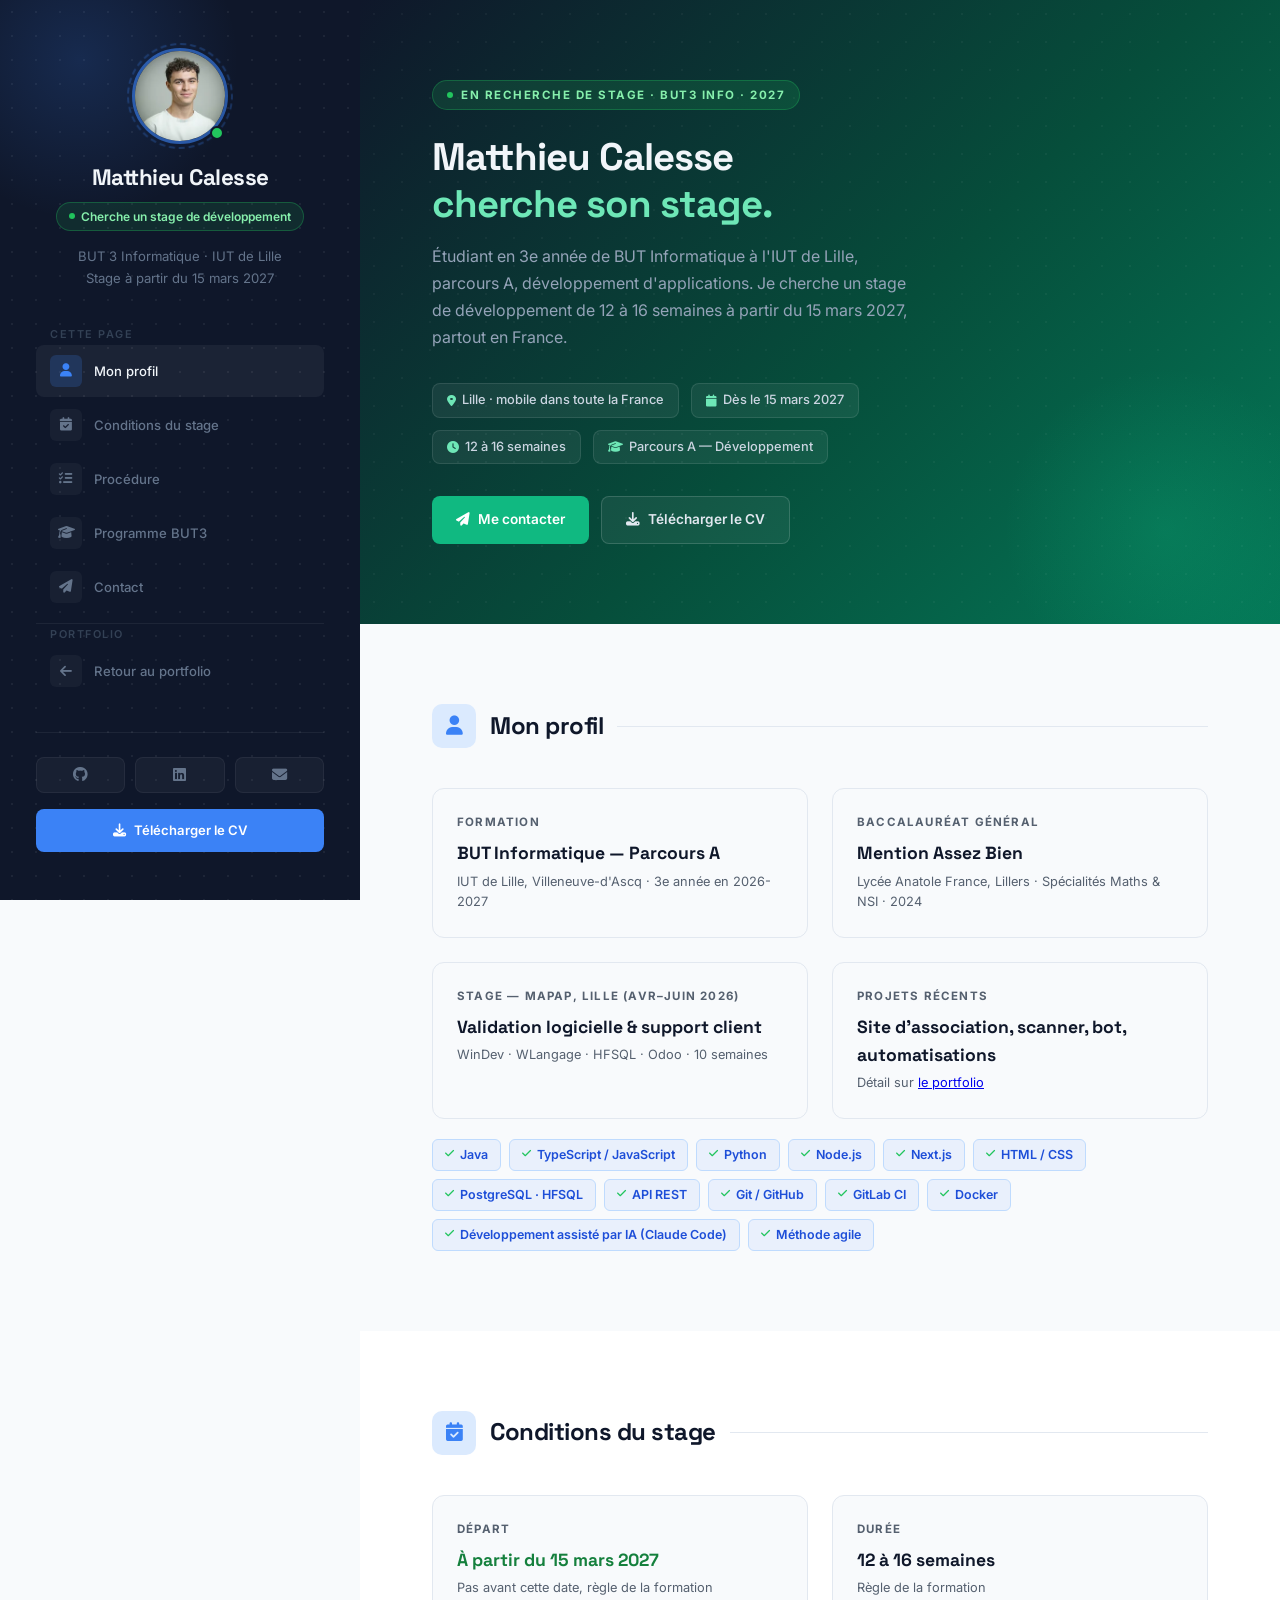
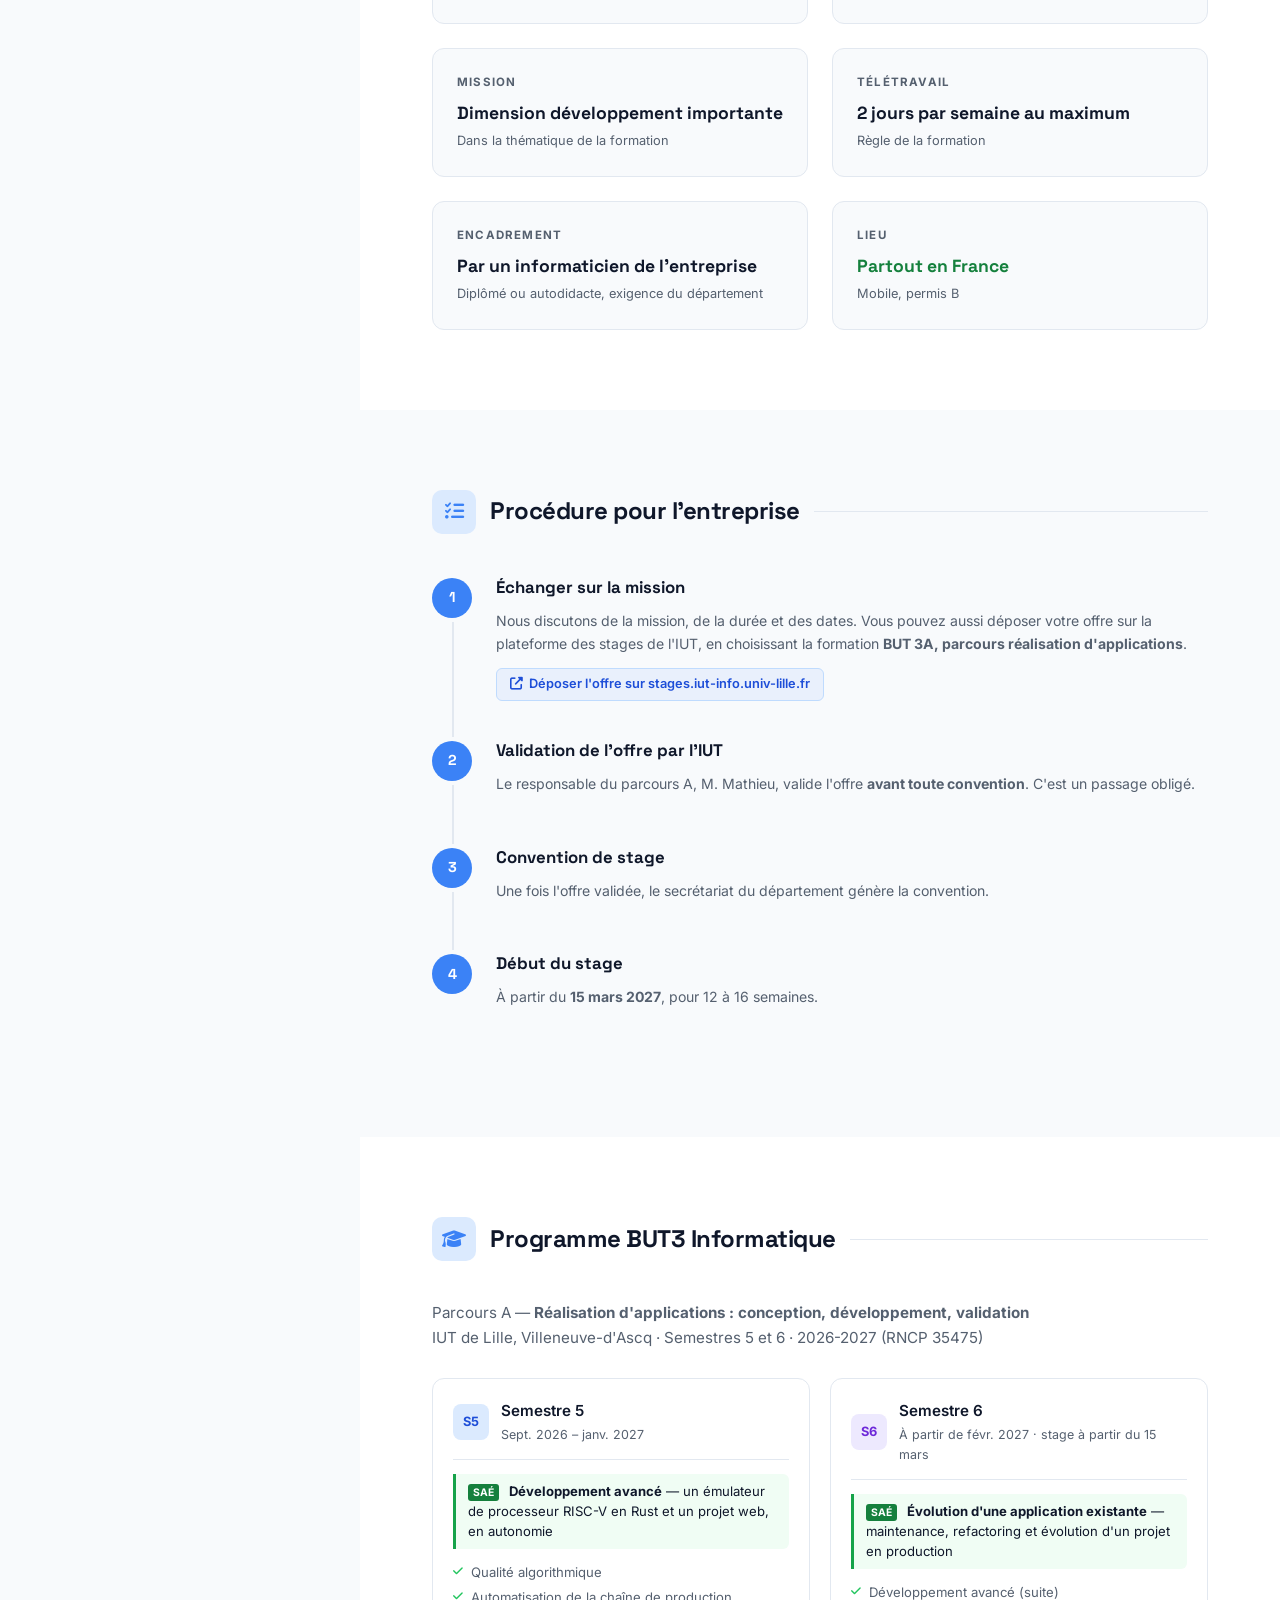
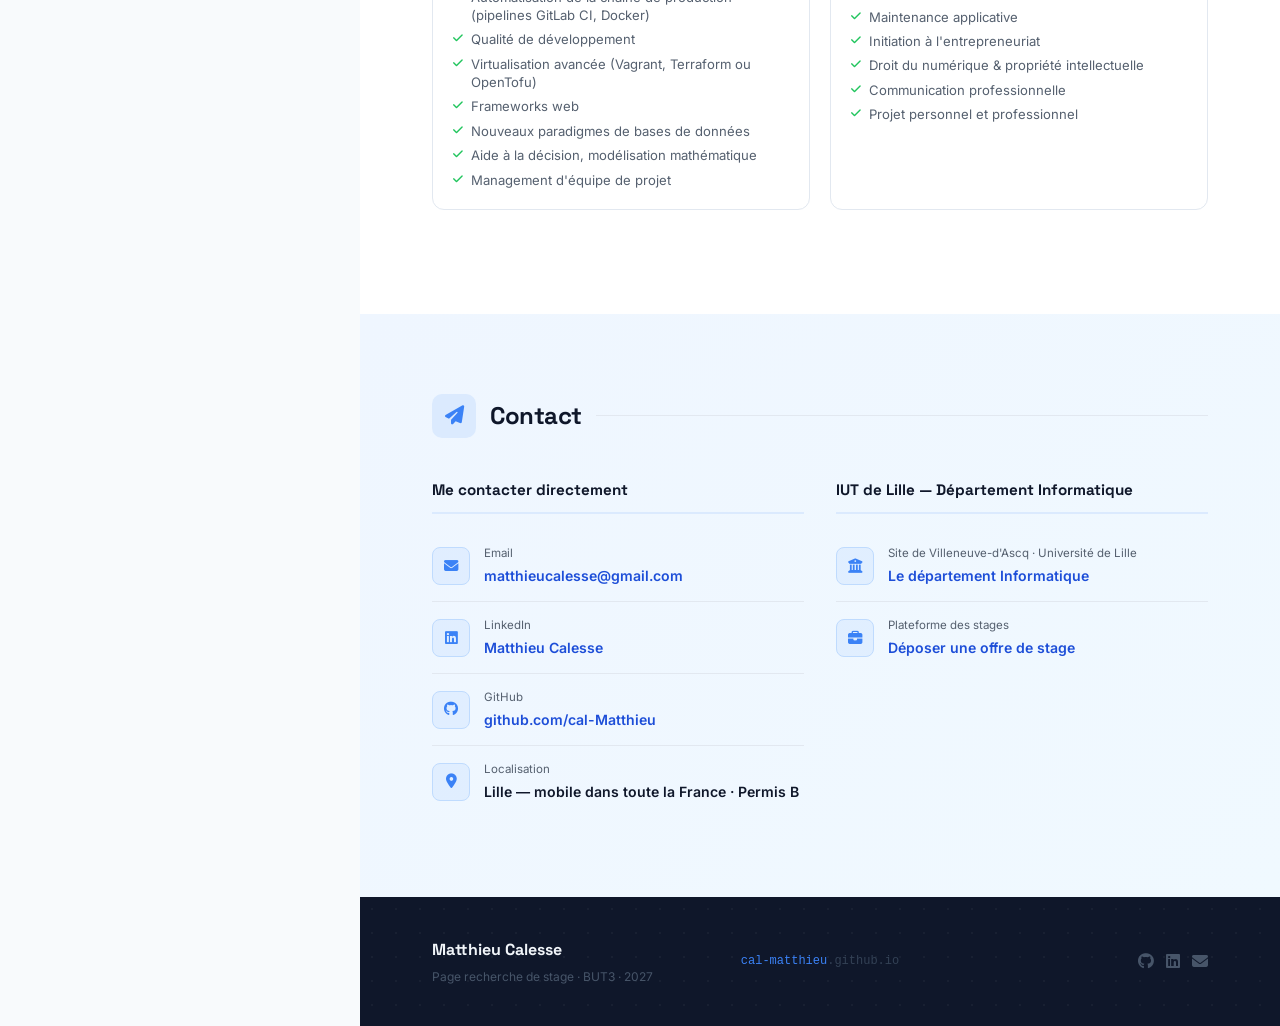
<file: alternance.html>
<!DOCTYPE html>
<html lang="fr">
<head>
  <meta charset="UTF-8">
  <meta name="viewport" content="width=device-width, initial-scale=1.0">
  <title>Matthieu Calesse — Recherche de stage</title>
  <link rel="canonical" href="https://cal-matthieu.github.io/stage.html">
  <meta http-equiv="refresh" content="0; url=stage.html">
</head>
<body>
  <p>Cette page a été remplacée par <a href="stage.html">la page de recherche de stage</a>.</p>
</body>
</html>
</file>
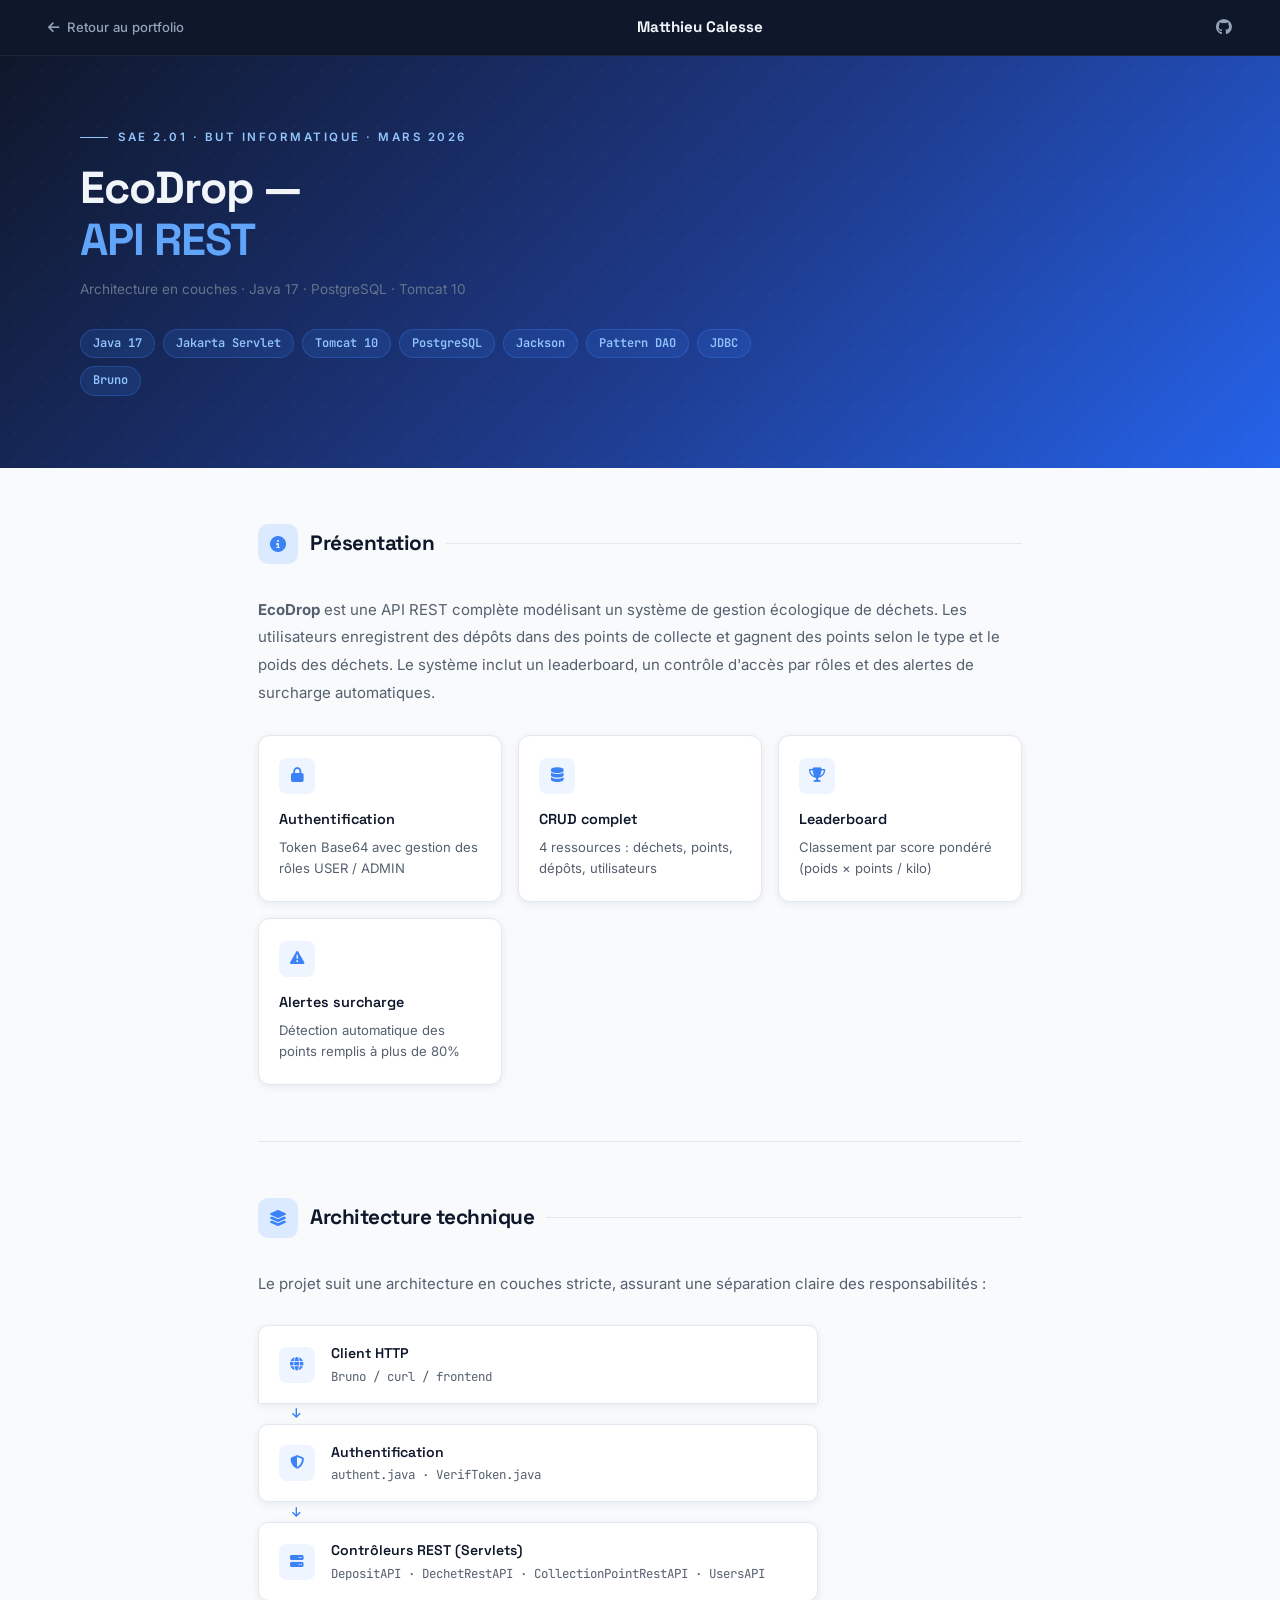
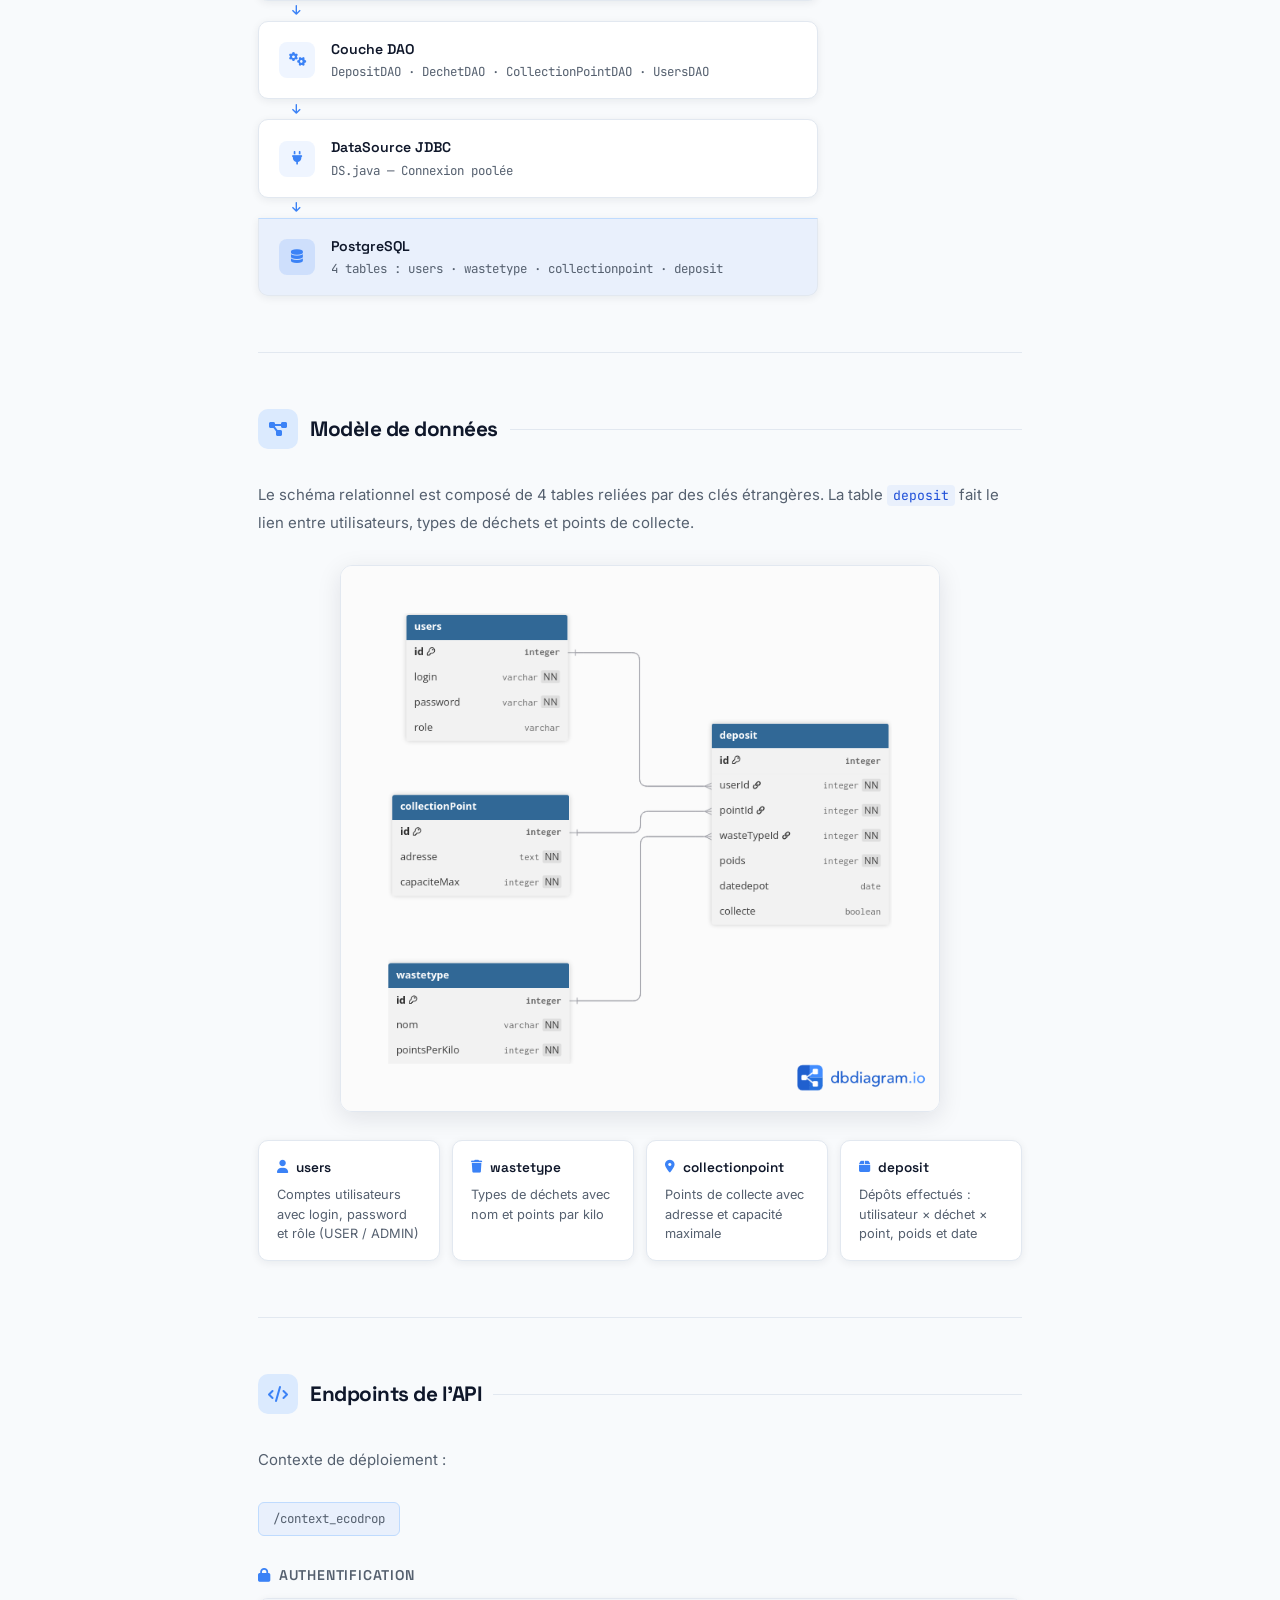
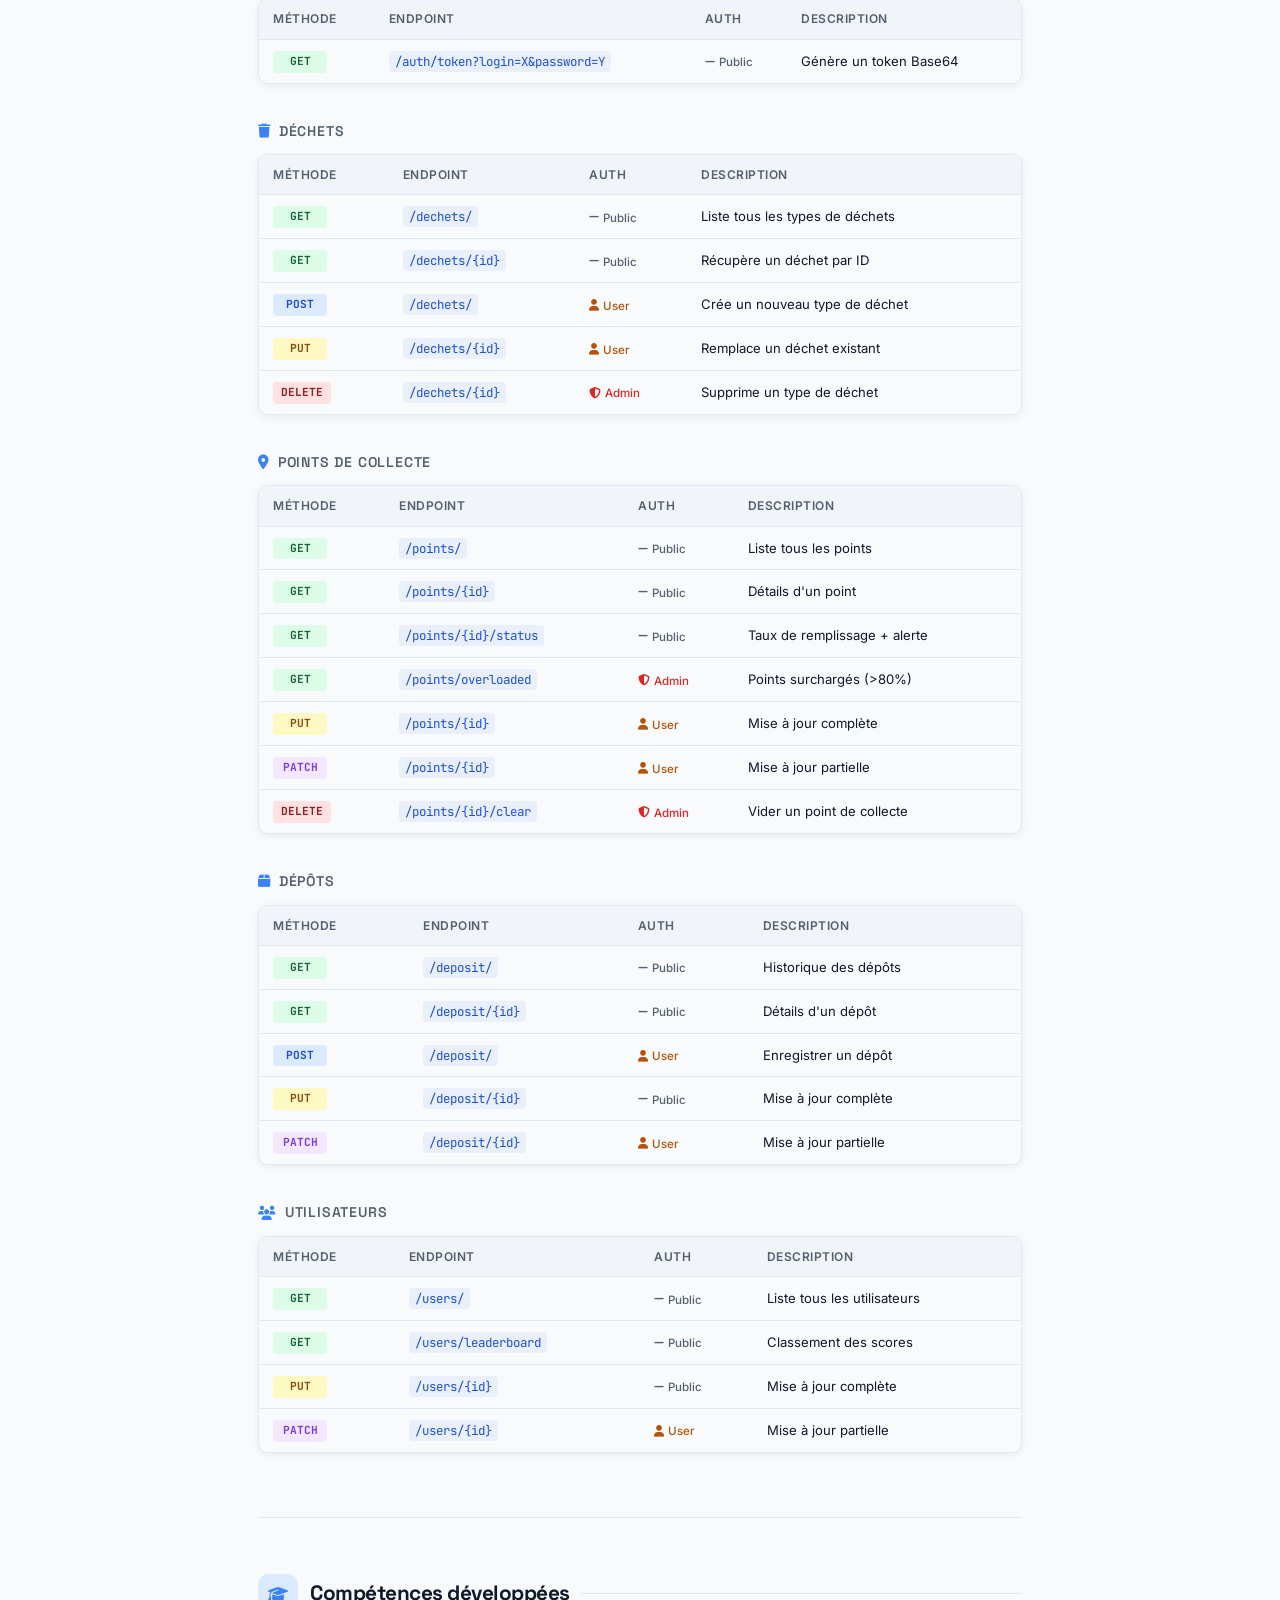
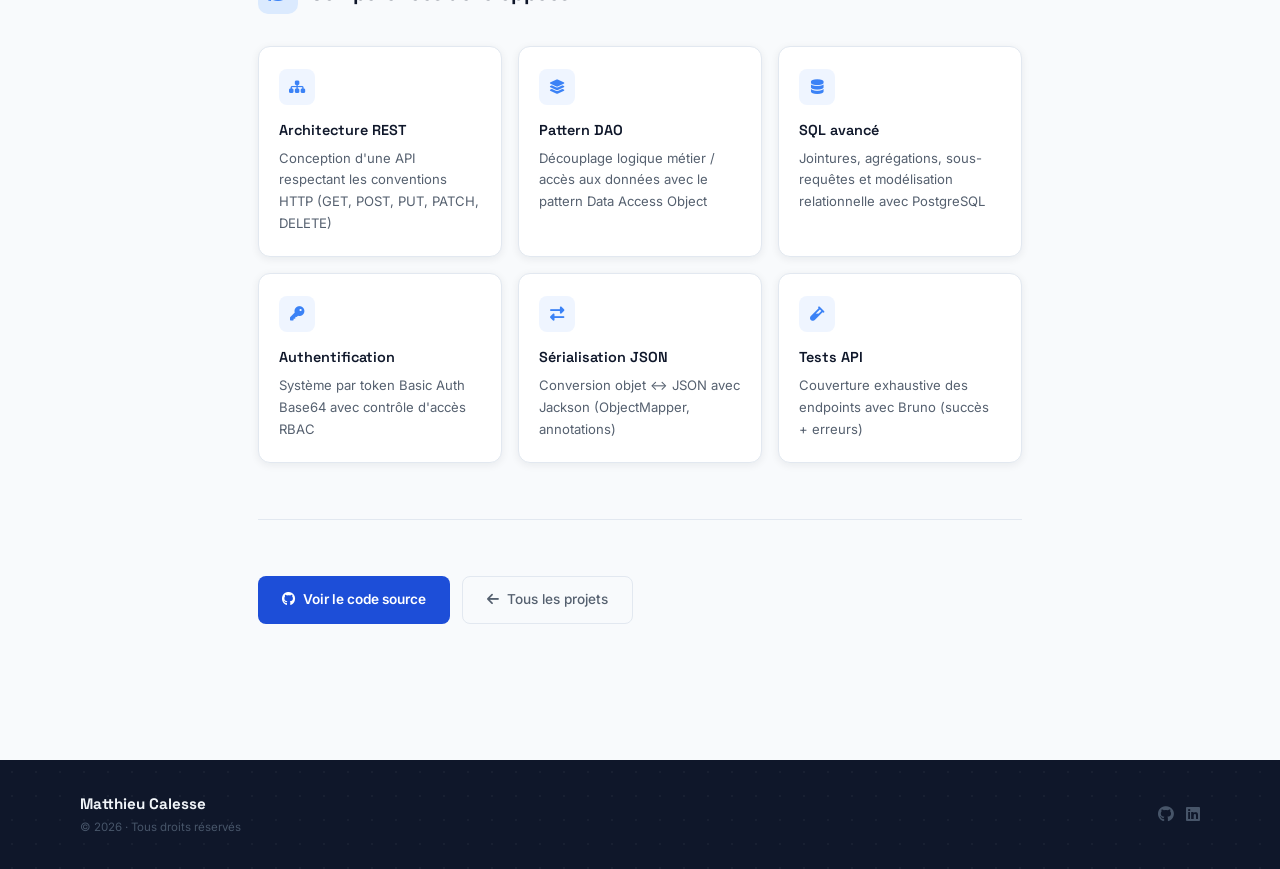
<file: projet-ecodrop.html>
<!DOCTYPE html>
<html lang="fr">
<head>
  <meta charset="UTF-8">
  <meta name="viewport" content="width=device-width, initial-scale=1.0">
  <title>EcoDrop — API REST | Matthieu Calesse</title>
  <meta name="description" content="Présentation du projet EcoDrop : API REST en Java pour la gestion écologique de déchets. Architecture en couches, authentification par token, leaderboard.">
  <link rel="canonical" href="https://cal-matthieu.github.io/projet-ecodrop.html">
  <link rel="icon" type="image/svg+xml" href="favicon.svg">
  <link rel="stylesheet" href="style.css">

  <link rel="preconnect" href="https://fonts.googleapis.com">
  <link rel="preconnect" href="https://fonts.gstatic.com" crossorigin>
  <link rel="preload" as="style" href="https://fonts.googleapis.com/css2?family=Inter:wght@300;400;500;600&family=Space+Grotesk:wght@500;600;700&family=JetBrains+Mono:wght@400;500&display=swap" onload="this.onload=null;this.rel='stylesheet'">
  <noscript><link rel="stylesheet" href="https://fonts.googleapis.com/css2?family=Inter:wght@300;400;500;600&family=Space+Grotesk:wght@500;600;700&family=JetBrains+Mono:wght@400;500&display=swap"></noscript>
  <link rel="preload" as="style" href="https://cdnjs.cloudflare.com/ajax/libs/font-awesome/6.4.0/css/all.min.css" onload="this.onload=null;this.rel='stylesheet'">
  <noscript><link rel="stylesheet" href="https://cdnjs.cloudflare.com/ajax/libs/font-awesome/6.4.0/css/all.min.css"></noscript>

  <style>
    .topbar-github {
      color: #94a3b8;
      font-size: 1rem;
      text-decoration: none;
      transition: color var(--ease);
    }
    .topbar-github:hover { color: #93c5fd; }

    /* ── Hero ── */
    .hero {
      background: linear-gradient(135deg, #0f172a 0%, #1e3a8a 55%, #2563eb 100%);
      padding: 72px 80px;
      position: relative;
      overflow: hidden;
    }
    .hero::before {
      content: '';
      position: absolute;
      inset: 0;
      background-image: radial-gradient(rgba(255,255,255,0.04) 1px, transparent 1px);
      background-size: 28px 28px;
      pointer-events: none;
    }
    .hero-inner { position: relative; z-index: 1; max-width: 720px; }

.hero-label {
      font-size: 0.72rem;
      font-weight: 600;
      color: #93c5fd;
      text-transform: uppercase;
      letter-spacing: 2.5px;
      display: flex;
      align-items: center;
      gap: 10px;
      margin-bottom: 16px;
    }
    .hero-label::before { content: ''; display: block; width: 28px; height: 1px; background: #93c5fd; }

    .hero-title {
      font-family: 'Space Grotesk', sans-serif;
      font-size: clamp(2rem, 4vw, 2.8rem);
      font-weight: 700;
      letter-spacing: -1px;
      line-height: 1.15;
      color: #f1f5f9;
      margin-bottom: 14px;
    }
    .hero-title span { color: #60a5fa; }

    .hero-meta {
      font-size: 0.85rem;
      color: #64748b;
      margin-bottom: 28px;
    }

    .tag-row { display: flex; flex-wrap: wrap; gap: 8px; }

    .tag {
      background: rgba(59,130,246,0.15);
      border: 1px solid rgba(59,130,246,0.3);
      color: #93c5fd;
      padding: 4px 12px;
      border-radius: 20px;
      font-size: 0.75rem;
      font-weight: 600;
      font-family: 'JetBrains Mono', monospace;
    }

    /* ── Sections ── */
    .content { max-width: 860px; margin: 0 auto; padding: 0 48px 80px; }

    .section {
      padding: 56px 0;
      border-bottom: 1px solid var(--border);
    }
    .section:last-child { border-bottom: none; }

    .section-header {
      display: flex;
      align-items: center;
      gap: 12px;
      margin-bottom: 32px;
    }
    .section-icon {
      width: 40px; height: 40px;
      background: var(--accent-light);
      border-radius: 10px;
      display: flex;
      align-items: center;
      justify-content: center;
      flex-shrink: 0;
      color: var(--accent);
      font-size: 1rem;
    }
    .section-title {
      font-family: 'Space Grotesk', sans-serif;
      font-size: 1.3rem;
      font-weight: 700;
      letter-spacing: -0.5px;
    }
    .section-line { flex: 1; height: 1px; background: var(--border); }

    .lead {
      color: var(--text-muted);
      line-height: 1.85;
      margin-bottom: 28px;
    }

    /* ── Feature cards ── */
    .features-grid {
      display: grid;
      grid-template-columns: repeat(auto-fit, minmax(180px, 1fr));
      gap: 16px;
    }

    .feature-card {
      background: var(--section-white);
      border: 1px solid var(--border);
      border-radius: 12px;
      padding: 22px 20px;
      box-shadow: var(--shadow-sm);
      transition: all var(--ease);
    }
    .feature-card:hover { box-shadow: var(--shadow-md); border-color: #bfdbfe; transform: translateY(-2px); }

    .feature-icon {
      width: 36px; height: 36px;
      background: var(--accent-dim);
      border-radius: 8px;
      display: flex;
      align-items: center;
      justify-content: center;
      color: var(--accent);
      font-size: 0.9rem;
      margin-bottom: 14px;
    }
    .feature-card h3 { font-family: 'Space Grotesk', sans-serif; font-size: 0.9rem; font-weight: 600; margin-bottom: 6px; }
    .feature-card p  { font-size: 0.82rem; color: var(--text-muted); line-height: 1.6; }

    /* ── Architecture layers ── */
    .arch-stack { display: flex; flex-direction: column; gap: 0; max-width: 560px; }

    .arch-layer {
      display: flex;
      align-items: center;
      gap: 16px;
      background: var(--section-white);
      border: 1px solid var(--border);
      border-radius: 10px;
      padding: 16px 20px;
      box-shadow: var(--shadow-sm);
      position: relative;
    }
    .arch-layer + .arch-layer { margin-top: -1px; border-radius: 0; }
    .arch-layer:first-child { border-radius: 10px 10px 0 0; }
    .arch-layer:last-child  { border-radius: 0 0 10px 10px; border-top: 1px solid #bfdbfe; background: var(--accent-dim); }

    .arch-layer-icon {
      width: 36px; height: 36px;
      background: var(--accent-dim);
      border-radius: 8px;
      display: flex;
      align-items: center;
      justify-content: center;
      color: var(--accent);
      font-size: 0.85rem;
      flex-shrink: 0;
    }
    .arch-layer:last-child .arch-layer-icon { background: rgba(59,130,246,0.15); }

    .arch-layer-info h3 { font-family: 'Space Grotesk', sans-serif; font-size: 0.88rem; font-weight: 600; margin-bottom: 2px; }
    .arch-layer-info p  { font-size: 0.78rem; color: var(--text-muted); font-family: 'JetBrains Mono', monospace; }

    .arch-connector {
      display: flex;
      align-items: center;
      justify-content: flex-start;
      padding-left: 34px;
      color: var(--accent);
      font-size: 0.7rem;
      height: 20px;
    }

    /* ── Schema ── */
    .schema-img {
      width: 100%;
      max-width: 600px;
      border-radius: 12px;
      border: 1px solid var(--border);
      box-shadow: var(--shadow-md);
      display: block;
      margin: 0 auto 28px;
    }

    .tables-grid {
      display: grid;
      grid-template-columns: repeat(auto-fit, minmax(180px, 1fr));
      gap: 12px;
    }

    .table-card {
      background: var(--section-white);
      border: 1px solid var(--border);
      border-radius: 10px;
      padding: 16px 18px;
      box-shadow: var(--shadow-sm);
    }
    .table-card h3 { font-family: 'Space Grotesk', sans-serif; font-size: 0.85rem; font-weight: 600; margin-bottom: 6px; display: flex; align-items: center; gap: 8px; }
    .table-card h3 i { color: var(--accent); font-size: 0.8rem; }
    .table-card p  { font-size: 0.8rem; color: var(--text-muted); line-height: 1.55; }

    /* ── API table ── */
    .api-group { margin-bottom: 36px; }
    .api-group:last-child { margin-bottom: 0; }

    .api-group-title {
      font-family: 'Space Grotesk', sans-serif;
      font-size: 0.88rem;
      font-weight: 600;
      color: var(--text-muted);
      text-transform: uppercase;
      letter-spacing: 0.8px;
      margin-bottom: 12px;
      display: flex;
      align-items: center;
      gap: 8px;
    }
    .api-group-title i { color: var(--accent); }

    .api-context {
      font-family: 'JetBrains Mono', monospace;
      font-size: 0.78rem;
      color: var(--text-muted);
      background: var(--accent-dim);
      border: 1px solid #bfdbfe;
      padding: 6px 14px;
      border-radius: 6px;
      display: inline-block;
      margin-bottom: 28px;
    }

    .table-wrap { overflow-x: auto; border-radius: 10px; border: 1px solid var(--border); box-shadow: var(--shadow-sm); margin-bottom: 8px; }

    table { width: 100%; border-collapse: collapse; font-size: 0.82rem; }
    thead { background: #f1f5f9; }
    th { padding: 10px 14px; text-align: left; font-weight: 600; color: var(--text-muted); font-size: 0.75rem; text-transform: uppercase; letter-spacing: 0.5px; border-bottom: 1px solid var(--border); }
    td { padding: 10px 14px; border-bottom: 1px solid var(--border); vertical-align: middle; }
    tr:last-child td { border-bottom: none; }
    tr:hover td { background: #f8fafc; }
    td code { font-family: 'JetBrains Mono', monospace; font-size: 0.78rem; background: var(--accent-dim); color: var(--accent-dark); padding: 2px 6px; border-radius: 4px; }

    .method {
      display: inline-block;
      padding: 2px 8px;
      border-radius: 4px;
      font-family: 'JetBrains Mono', monospace;
      font-size: 0.7rem;
      font-weight: 700;
      min-width: 54px;
      text-align: center;
    }
    .method-get    { background: #dcfce7; color: #166534; }
    .method-post   { background: #dbeafe; color: #1d4ed8; }
    .method-put    { background: #fef9c3; color: #854d0e; }
    .method-patch  { background: #f3e8ff; color: #7c3aed; }
    .method-delete { background: #fee2e2; color: #991b1b; }

    .auth-badge {
      display: inline-flex;
      align-items: center;
      gap: 4px;
      font-size: 0.72rem;
      font-weight: 500;
    }
    .auth-none  { color: var(--text-muted); }
    .auth-user  { color: #b45309; }
    .auth-admin { color: #dc2626; }

    /* ── Skills grid ── */
    .skills-grid {
      display: grid;
      grid-template-columns: repeat(auto-fit, minmax(220px, 1fr));
      gap: 16px;
    }

    .skill-card {
      background: var(--section-white);
      border: 1px solid var(--border);
      border-radius: 12px;
      padding: 22px 20px;
      box-shadow: var(--shadow-sm);
      transition: all var(--ease);
    }
    .skill-card:hover { box-shadow: var(--shadow-md); border-color: #bfdbfe; transform: translateY(-2px); }

    .skill-card-icon {
      width: 36px; height: 36px;
      background: var(--accent-dim);
      border-radius: 8px;
      display: flex;
      align-items: center;
      justify-content: center;
      color: var(--accent);
      font-size: 0.9rem;
      margin-bottom: 14px;
    }
    .skill-card h3 { font-family: 'Space Grotesk', sans-serif; font-size: 0.9rem; font-weight: 600; margin-bottom: 6px; }
    .skill-card p  { font-size: 0.82rem; color: var(--text-muted); line-height: 1.65; }

    /* ── CTA ── */
    .cta-row { display: flex; gap: 12px; flex-wrap: wrap; }

    .btn-primary {
      display: inline-flex;
      align-items: center;
      gap: 8px;
      background: var(--accent-dark);
      color: #fff;
      padding: 12px 24px;
      border-radius: 8px;
      font-size: 0.85rem;
      font-weight: 600;
      text-decoration: none;
      transition: background var(--ease), transform var(--ease);
    }
    .btn-primary:hover { background: #1e3a8a; transform: translateY(-1px); }

    .btn-outline {
      display: inline-flex;
      align-items: center;
      gap: 8px;
      border: 1px solid var(--border);
      color: var(--text-muted);
      padding: 12px 24px;
      border-radius: 8px;
      font-size: 0.85rem;
      font-weight: 500;
      text-decoration: none;
      transition: all var(--ease);
    }
    .btn-outline:hover { border-color: var(--accent); color: var(--accent); transform: translateY(-1px); }


    /* ── Responsive ── */
    @media (max-width: 768px) {
      .topbar { padding: 0 20px; }
      .hero   { padding: 48px 24px; }
      .content { padding: 0 20px 60px; }
      footer  { padding: 28px 24px; flex-direction: column; gap: 16px; text-align: center; }
      .footer-right { justify-content: center; }
    }
  </style>
</head>
<body>

  <nav class="topbar" aria-label="Navigation">
    <a href="index.html" class="topbar-back"><i class="fas fa-arrow-left" aria-hidden="true"></i> Retour au portfolio</a>
    <span class="topbar-name">Matthieu Calesse</span>
    <a href="https://github.com/cal-Matthieu/SAE2.01" target="_blank" rel="noopener noreferrer" class="topbar-github" aria-label="Voir le code sur GitHub"><i class="fab fa-github" aria-hidden="true"></i></a>
  </nav>

  <header class="hero">
    <div class="hero-inner">
      <div class="hero-label">SAE 2.01 · BUT Informatique · Mars 2026</div>
      <h1 class="hero-title">EcoDrop —<br><span>API REST</span></h1>
      <p class="hero-meta">Architecture en couches · Java 17 · PostgreSQL · Tomcat 10</p>
      <div class="tag-row">
        <span class="tag">Java 17</span>
        <span class="tag">Jakarta Servlet</span>
        <span class="tag">Tomcat 10</span>
        <span class="tag">PostgreSQL</span>
        <span class="tag">Jackson</span>
        <span class="tag">Pattern DAO</span>
        <span class="tag">JDBC</span>
        <span class="tag">Bruno</span>
      </div>
    </div>
  </header>

  <main class="content">

    <section class="section">
      <div class="section-header">
        <div class="section-icon" aria-hidden="true"><i class="fas fa-info-circle"></i></div>
        <h2 class="section-title">Présentation</h2>
        <div class="section-line"></div>
      </div>
      <p class="lead"><strong>EcoDrop</strong> est une API REST complète modélisant un système de gestion écologique de déchets. Les utilisateurs enregistrent des dépôts dans des points de collecte et gagnent des points selon le type et le poids des déchets. Le système inclut un leaderboard, un contrôle d'accès par rôles et des alertes de surcharge automatiques.</p>
      <div class="features-grid">
        <div class="feature-card">
          <div class="feature-icon" aria-hidden="true"><i class="fas fa-lock"></i></div>
          <h3>Authentification</h3>
          <p>Token Base64 avec gestion des rôles USER / ADMIN</p>
        </div>
        <div class="feature-card">
          <div class="feature-icon" aria-hidden="true"><i class="fas fa-database"></i></div>
          <h3>CRUD complet</h3>
          <p>4 ressources : déchets, points, dépôts, utilisateurs</p>
        </div>
        <div class="feature-card">
          <div class="feature-icon" aria-hidden="true"><i class="fas fa-trophy"></i></div>
          <h3>Leaderboard</h3>
          <p>Classement par score pondéré (poids × points / kilo)</p>
        </div>
        <div class="feature-card">
          <div class="feature-icon" aria-hidden="true"><i class="fas fa-exclamation-triangle"></i></div>
          <h3>Alertes surcharge</h3>
          <p>Détection automatique des points remplis à plus de 80%</p>
        </div>
      </div>
    </section>

    <section class="section">
      <div class="section-header">
        <div class="section-icon" aria-hidden="true"><i class="fas fa-layer-group"></i></div>
        <h2 class="section-title">Architecture technique</h2>
        <div class="section-line"></div>
      </div>
      <p class="lead">Le projet suit une architecture en couches stricte, assurant une séparation claire des responsabilités :</p>
      <div class="arch-stack" aria-label="Couches de l'architecture">
        <div class="arch-layer">
          <div class="arch-layer-icon" aria-hidden="true"><i class="fas fa-globe"></i></div>
          <div class="arch-layer-info">
            <h3>Client HTTP</h3>
            <p>Bruno / curl / frontend</p>
          </div>
        </div>
        <div class="arch-connector" aria-hidden="true"><i class="fas fa-arrow-down"></i></div>
        <div class="arch-layer">
          <div class="arch-layer-icon" aria-hidden="true"><i class="fas fa-shield-alt"></i></div>
          <div class="arch-layer-info">
            <h3>Authentification</h3>
            <p>authent.java · VerifToken.java</p>
          </div>
        </div>
        <div class="arch-connector" aria-hidden="true"><i class="fas fa-arrow-down"></i></div>
        <div class="arch-layer">
          <div class="arch-layer-icon" aria-hidden="true"><i class="fas fa-server"></i></div>
          <div class="arch-layer-info">
            <h3>Contrôleurs REST (Servlets)</h3>
            <p>DepositAPI · DechetRestAPI · CollectionPointRestAPI · UsersAPI</p>
          </div>
        </div>
        <div class="arch-connector" aria-hidden="true"><i class="fas fa-arrow-down"></i></div>
        <div class="arch-layer">
          <div class="arch-layer-icon" aria-hidden="true"><i class="fas fa-cogs"></i></div>
          <div class="arch-layer-info">
            <h3>Couche DAO</h3>
            <p>DepositDAO · DechetDAO · CollectionPointDAO · UsersDAO</p>
          </div>
        </div>
        <div class="arch-connector" aria-hidden="true"><i class="fas fa-arrow-down"></i></div>
        <div class="arch-layer">
          <div class="arch-layer-icon" aria-hidden="true"><i class="fas fa-plug"></i></div>
          <div class="arch-layer-info">
            <h3>DataSource JDBC</h3>
            <p>DS.java — Connexion poolée</p>
          </div>
        </div>
        <div class="arch-connector" aria-hidden="true"><i class="fas fa-arrow-down"></i></div>
        <div class="arch-layer">
          <div class="arch-layer-icon" aria-hidden="true"><i class="fas fa-database"></i></div>
          <div class="arch-layer-info">
            <h3>PostgreSQL</h3>
            <p>4 tables : users · wastetype · collectionpoint · deposit</p>
          </div>
        </div>
      </div>
    </section>

    <section class="section">
      <div class="section-header">
        <div class="section-icon" aria-hidden="true"><i class="fas fa-project-diagram"></i></div>
        <h2 class="section-title">Modèle de données</h2>
        <div class="section-line"></div>
      </div>
      <p class="lead">Le schéma relationnel est composé de 4 tables reliées par des clés étrangères. La table <code style="font-family:'JetBrains Mono',monospace;font-size:0.82rem;background:var(--accent-dim);color:var(--accent-dark);padding:2px 6px;border-radius:4px;">deposit</code> fait le lien entre utilisateurs, types de déchets et points de collecte.</p>
      <img src="images/ecodrop-schema.png" alt="Schéma relationnel de la base de données EcoDrop" class="schema-img">
      <div class="tables-grid">
        <div class="table-card">
          <h3><i class="fas fa-user" aria-hidden="true"></i> users</h3>
          <p>Comptes utilisateurs avec login, password et rôle (USER / ADMIN)</p>
        </div>
        <div class="table-card">
          <h3><i class="fas fa-trash" aria-hidden="true"></i> wastetype</h3>
          <p>Types de déchets avec nom et points par kilo</p>
        </div>
        <div class="table-card">
          <h3><i class="fas fa-map-marker-alt" aria-hidden="true"></i> collectionpoint</h3>
          <p>Points de collecte avec adresse et capacité maximale</p>
        </div>
        <div class="table-card">
          <h3><i class="fas fa-box" aria-hidden="true"></i> deposit</h3>
          <p>Dépôts effectués : utilisateur × déchet × point, poids et date</p>
        </div>
      </div>
    </section>

    <section class="section">
      <div class="section-header">
        <div class="section-icon" aria-hidden="true"><i class="fas fa-code"></i></div>
        <h2 class="section-title">Endpoints de l'API</h2>
        <div class="section-line"></div>
      </div>
      <p class="lead">Contexte de déploiement :</p>
      <span class="api-context">/context_ecodrop</span>

      <div class="api-group">
        <div class="api-group-title"><i class="fas fa-lock" aria-hidden="true"></i> Authentification</div>
        <div class="table-wrap">
          <table>
            <thead><tr><th>Méthode</th><th>Endpoint</th><th>Auth</th><th>Description</th></tr></thead>
            <tbody>
              <tr>
                <td><span class="method method-get">GET</span></td>
                <td><code>/auth/token?login=X&amp;password=Y</code></td>
                <td><span class="auth-badge auth-none"><i class="fas fa-minus" aria-hidden="true"></i> Public</span></td>
                <td>Génère un token Base64</td>
              </tr>
            </tbody>
          </table>
        </div>
      </div>

      <div class="api-group">
        <div class="api-group-title"><i class="fas fa-trash" aria-hidden="true"></i> Déchets</div>
        <div class="table-wrap">
          <table>
            <thead><tr><th>Méthode</th><th>Endpoint</th><th>Auth</th><th>Description</th></tr></thead>
            <tbody>
              <tr><td><span class="method method-get">GET</span></td><td><code>/dechets/</code></td><td><span class="auth-badge auth-none"><i class="fas fa-minus" aria-hidden="true"></i> Public</span></td><td>Liste tous les types de déchets</td></tr>
              <tr><td><span class="method method-get">GET</span></td><td><code>/dechets/{id}</code></td><td><span class="auth-badge auth-none"><i class="fas fa-minus" aria-hidden="true"></i> Public</span></td><td>Récupère un déchet par ID</td></tr>
              <tr><td><span class="method method-post">POST</span></td><td><code>/dechets/</code></td><td><span class="auth-badge auth-user"><i class="fas fa-user" aria-hidden="true"></i> User</span></td><td>Crée un nouveau type de déchet</td></tr>
              <tr><td><span class="method method-put">PUT</span></td><td><code>/dechets/{id}</code></td><td><span class="auth-badge auth-user"><i class="fas fa-user" aria-hidden="true"></i> User</span></td><td>Remplace un déchet existant</td></tr>
              <tr><td><span class="method method-delete">DELETE</span></td><td><code>/dechets/{id}</code></td><td><span class="auth-badge auth-admin"><i class="fas fa-shield-alt" aria-hidden="true"></i> Admin</span></td><td>Supprime un type de déchet</td></tr>
            </tbody>
          </table>
        </div>
      </div>

      <div class="api-group">
        <div class="api-group-title"><i class="fas fa-map-marker-alt" aria-hidden="true"></i> Points de collecte</div>
        <div class="table-wrap">
          <table>
            <thead><tr><th>Méthode</th><th>Endpoint</th><th>Auth</th><th>Description</th></tr></thead>
            <tbody>
              <tr><td><span class="method method-get">GET</span></td><td><code>/points/</code></td><td><span class="auth-badge auth-none"><i class="fas fa-minus" aria-hidden="true"></i> Public</span></td><td>Liste tous les points</td></tr>
              <tr><td><span class="method method-get">GET</span></td><td><code>/points/{id}</code></td><td><span class="auth-badge auth-none"><i class="fas fa-minus" aria-hidden="true"></i> Public</span></td><td>Détails d'un point</td></tr>
              <tr><td><span class="method method-get">GET</span></td><td><code>/points/{id}/status</code></td><td><span class="auth-badge auth-none"><i class="fas fa-minus" aria-hidden="true"></i> Public</span></td><td>Taux de remplissage + alerte</td></tr>
              <tr><td><span class="method method-get">GET</span></td><td><code>/points/overloaded</code></td><td><span class="auth-badge auth-admin"><i class="fas fa-shield-alt" aria-hidden="true"></i> Admin</span></td><td>Points surchargés (&gt;80%)</td></tr>
              <tr><td><span class="method method-put">PUT</span></td><td><code>/points/{id}</code></td><td><span class="auth-badge auth-user"><i class="fas fa-user" aria-hidden="true"></i> User</span></td><td>Mise à jour complète</td></tr>
              <tr><td><span class="method method-patch">PATCH</span></td><td><code>/points/{id}</code></td><td><span class="auth-badge auth-user"><i class="fas fa-user" aria-hidden="true"></i> User</span></td><td>Mise à jour partielle</td></tr>
              <tr><td><span class="method method-delete">DELETE</span></td><td><code>/points/{id}/clear</code></td><td><span class="auth-badge auth-admin"><i class="fas fa-shield-alt" aria-hidden="true"></i> Admin</span></td><td>Vider un point de collecte</td></tr>
            </tbody>
          </table>
        </div>
      </div>

      <div class="api-group">
        <div class="api-group-title"><i class="fas fa-box" aria-hidden="true"></i> Dépôts</div>
        <div class="table-wrap">
          <table>
            <thead><tr><th>Méthode</th><th>Endpoint</th><th>Auth</th><th>Description</th></tr></thead>
            <tbody>
              <tr><td><span class="method method-get">GET</span></td><td><code>/deposit/</code></td><td><span class="auth-badge auth-none"><i class="fas fa-minus" aria-hidden="true"></i> Public</span></td><td>Historique des dépôts</td></tr>
              <tr><td><span class="method method-get">GET</span></td><td><code>/deposit/{id}</code></td><td><span class="auth-badge auth-none"><i class="fas fa-minus" aria-hidden="true"></i> Public</span></td><td>Détails d'un dépôt</td></tr>
              <tr><td><span class="method method-post">POST</span></td><td><code>/deposit/</code></td><td><span class="auth-badge auth-user"><i class="fas fa-user" aria-hidden="true"></i> User</span></td><td>Enregistrer un dépôt</td></tr>
              <tr><td><span class="method method-put">PUT</span></td><td><code>/deposit/{id}</code></td><td><span class="auth-badge auth-none"><i class="fas fa-minus" aria-hidden="true"></i> Public</span></td><td>Mise à jour complète</td></tr>
              <tr><td><span class="method method-patch">PATCH</span></td><td><code>/deposit/{id}</code></td><td><span class="auth-badge auth-user"><i class="fas fa-user" aria-hidden="true"></i> User</span></td><td>Mise à jour partielle</td></tr>
            </tbody>
          </table>
        </div>
      </div>

      <div class="api-group">
        <div class="api-group-title"><i class="fas fa-users" aria-hidden="true"></i> Utilisateurs</div>
        <div class="table-wrap">
          <table>
            <thead><tr><th>Méthode</th><th>Endpoint</th><th>Auth</th><th>Description</th></tr></thead>
            <tbody>
              <tr><td><span class="method method-get">GET</span></td><td><code>/users/</code></td><td><span class="auth-badge auth-none"><i class="fas fa-minus" aria-hidden="true"></i> Public</span></td><td>Liste tous les utilisateurs</td></tr>
              <tr><td><span class="method method-get">GET</span></td><td><code>/users/leaderboard</code></td><td><span class="auth-badge auth-none"><i class="fas fa-minus" aria-hidden="true"></i> Public</span></td><td>Classement des scores</td></tr>
              <tr><td><span class="method method-put">PUT</span></td><td><code>/users/{id}</code></td><td><span class="auth-badge auth-none"><i class="fas fa-minus" aria-hidden="true"></i> Public</span></td><td>Mise à jour complète</td></tr>
              <tr><td><span class="method method-patch">PATCH</span></td><td><code>/users/{id}</code></td><td><span class="auth-badge auth-user"><i class="fas fa-user" aria-hidden="true"></i> User</span></td><td>Mise à jour partielle</td></tr>
            </tbody>
          </table>
        </div>
      </div>
    </section>

    <section class="section">
      <div class="section-header">
        <div class="section-icon" aria-hidden="true"><i class="fas fa-graduation-cap"></i></div>
        <h2 class="section-title">Compétences développées</h2>
        <div class="section-line"></div>
      </div>
      <div class="skills-grid">
        <div class="skill-card">
          <div class="skill-card-icon" aria-hidden="true"><i class="fas fa-sitemap"></i></div>
          <h3>Architecture REST</h3>
          <p>Conception d'une API respectant les conventions HTTP (GET, POST, PUT, PATCH, DELETE)</p>
        </div>
        <div class="skill-card">
          <div class="skill-card-icon" aria-hidden="true"><i class="fas fa-layer-group"></i></div>
          <h3>Pattern DAO</h3>
          <p>Découplage logique métier / accès aux données avec le pattern Data Access Object</p>
        </div>
        <div class="skill-card">
          <div class="skill-card-icon" aria-hidden="true"><i class="fas fa-database"></i></div>
          <h3>SQL avancé</h3>
          <p>Jointures, agrégations, sous-requêtes et modélisation relationnelle avec PostgreSQL</p>
        </div>
        <div class="skill-card">
          <div class="skill-card-icon" aria-hidden="true"><i class="fas fa-key"></i></div>
          <h3>Authentification</h3>
          <p>Système par token Basic Auth Base64 avec contrôle d'accès RBAC</p>
        </div>
        <div class="skill-card">
          <div class="skill-card-icon" aria-hidden="true"><i class="fas fa-exchange-alt"></i></div>
          <h3>Sérialisation JSON</h3>
          <p>Conversion objet ↔ JSON avec Jackson (ObjectMapper, annotations)</p>
        </div>
        <div class="skill-card">
          <div class="skill-card-icon" aria-hidden="true"><i class="fas fa-vial"></i></div>
          <h3>Tests API</h3>
          <p>Couverture exhaustive des endpoints avec Bruno (succès + erreurs)</p>
        </div>
      </div>
    </section>

    <section class="section">
      <div class="cta-row">
        <a href="https://github.com/cal-Matthieu/SAE2.01" target="_blank" rel="noopener noreferrer" class="btn-primary">
          <i class="fab fa-github" aria-hidden="true"></i> Voir le code source
        </a>
        <a href="index.html#projets" class="btn-outline">
          <i class="fas fa-arrow-left" aria-hidden="true"></i> Tous les projets
        </a>
      </div>
    </section>

  </main>

  <footer>
    <div class="footer-left">
      <div class="footer-name">Matthieu Calesse</div>
      <div class="footer-copy">© 2026 · Tous droits réservés</div>
    </div>
    <div class="footer-right">
      <a href="https://github.com/cal-Matthieu" target="_blank" rel="noopener noreferrer" class="footer-link" aria-label="GitHub"><i class="fab fa-github" aria-hidden="true"></i></a>
      <a href="https://www.linkedin.com/in/matthieu-calesse/" target="_blank" rel="noopener noreferrer" class="footer-link" aria-label="LinkedIn"><i class="fab fa-linkedin" aria-hidden="true"></i></a>
    </div>
  </footer>

</body>
</html>
</file>
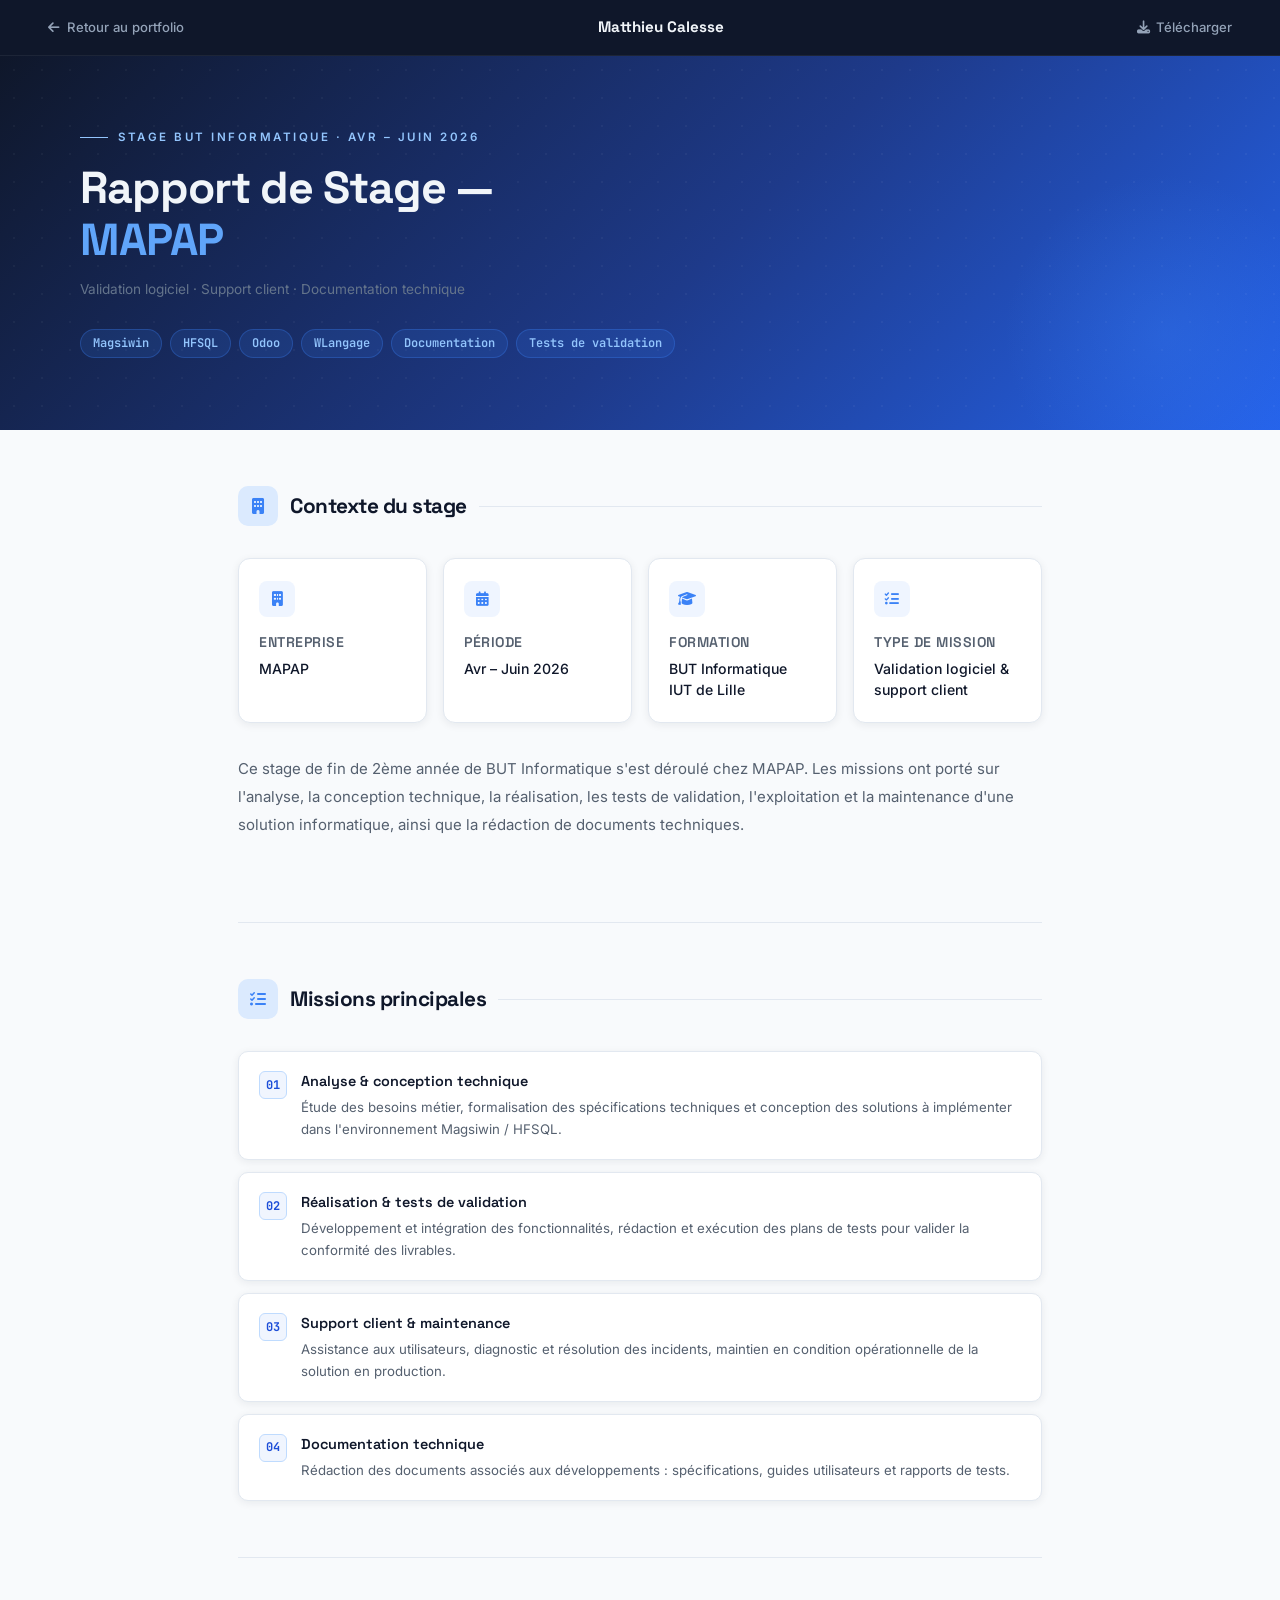
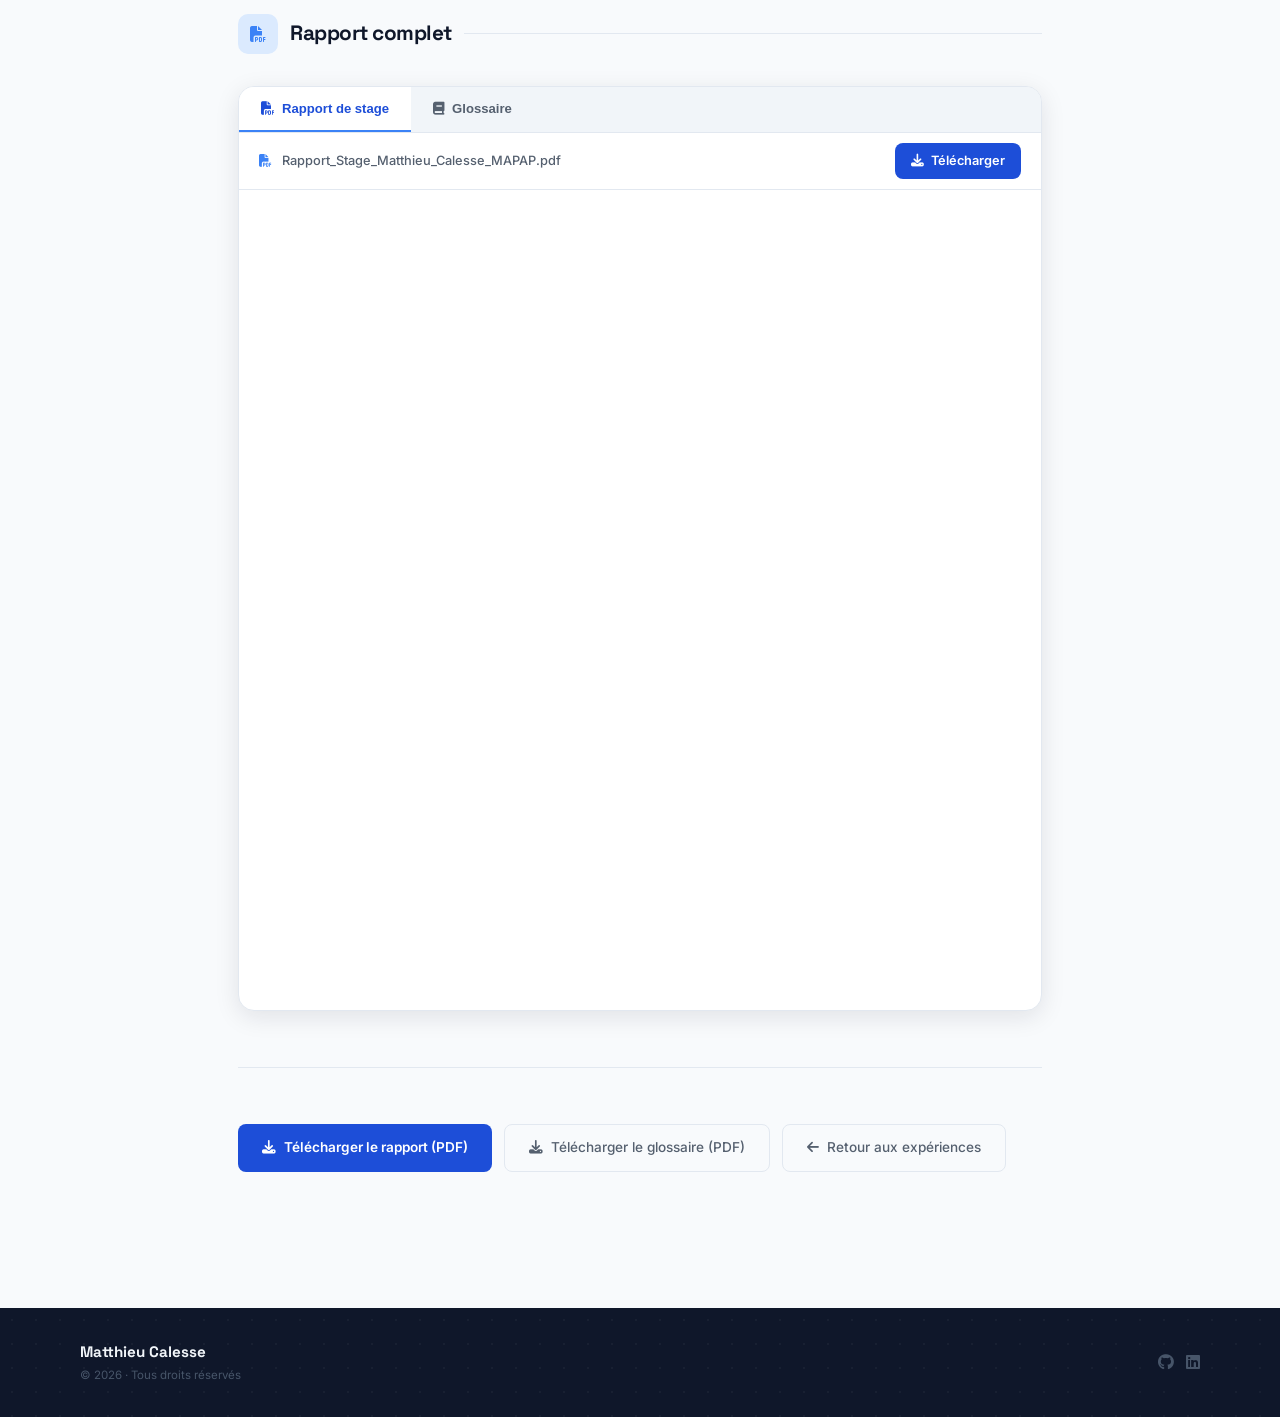
<file: rapport-stage.html>
<!DOCTYPE html>
<html lang="fr">
<head>
  <meta charset="UTF-8">
  <meta name="viewport" content="width=device-width, initial-scale=1.0">
  <title>Rapport de Stage — MAPAP | Matthieu Calesse</title>
  <meta name="description" content="Rapport de stage de Matthieu Calesse chez MAPAP (Avr–Juin 2026) — Validation logiciel, support client et documentation technique. BUT Informatique, IUT de Lille.">
  <link rel="canonical" href="https://cal-matthieu.github.io/rapport-stage.html">
  <link rel="icon" type="image/svg+xml" href="favicon.svg">
  <link rel="stylesheet" href="style.css">

  <link rel="preconnect" href="https://fonts.googleapis.com">
  <link rel="preconnect" href="https://fonts.gstatic.com" crossorigin>
  <link rel="preload" as="style" href="https://fonts.googleapis.com/css2?family=Inter:wght@300;400;500;600&family=Space+Grotesk:wght@500;600;700&family=JetBrains+Mono:wght@400;500&display=swap" onload="this.onload=null;this.rel='stylesheet'">
  <noscript><link rel="stylesheet" href="https://fonts.googleapis.com/css2?family=Inter:wght@300;400;500;600&family=Space+Grotesk:wght@500;600;700&family=JetBrains+Mono:wght@400;500&display=swap"></noscript>
  <link rel="preload" as="style" href="https://cdnjs.cloudflare.com/ajax/libs/font-awesome/6.4.0/css/all.min.css" onload="this.onload=null;this.rel='stylesheet'">
  <noscript><link rel="stylesheet" href="https://cdnjs.cloudflare.com/ajax/libs/font-awesome/6.4.0/css/all.min.css"></noscript>

  <style>
    .topbar-download {
      display: inline-flex;
      align-items: center;
      gap: 6px;
      color: #94a3b8;
      font-size: 0.82rem;
      font-weight: 500;
      text-decoration: none;
      transition: color var(--ease);
    }
    .topbar-download:hover { color: #93c5fd; }

    /* ── Hero ── */
    .hero {
      background: linear-gradient(135deg, #0f172a 0%, #1e3a8a 55%, #2563eb 100%);
      padding: 72px 80px;
      position: relative;
      overflow: hidden;
    }
    .hero::before {
      content: '';
      position: absolute;
      inset: 0;
      background-image: radial-gradient(rgba(255,255,255,0.04) 1px, transparent 1px);
      background-size: 28px 28px;
      pointer-events: none;
    }
    .hero::after {
      content: '';
      position: absolute;
      bottom: -80px; right: -60px;
      width: 350px; height: 350px;
      background: radial-gradient(circle, rgba(59,130,246,0.25) 0%, transparent 65%);
      pointer-events: none;
    }
    .hero-inner { position: relative; z-index: 1; max-width: 720px; }

    .hero-label {
      font-size: 0.72rem;
      font-weight: 600;
      color: #93c5fd;
      text-transform: uppercase;
      letter-spacing: 2.5px;
      display: flex;
      align-items: center;
      gap: 10px;
      margin-bottom: 16px;
    }
    .hero-label::before { content: ''; display: block; width: 28px; height: 1px; background: #93c5fd; }

    .hero-title {
      font-family: 'Space Grotesk', sans-serif;
      font-size: clamp(2rem, 4vw, 2.8rem);
      font-weight: 700;
      letter-spacing: -1px;
      line-height: 1.15;
      color: #f1f5f9;
      margin-bottom: 14px;
    }
    .hero-title span { color: #60a5fa; }

    .hero-meta {
      font-size: 0.85rem;
      color: #64748b;
      margin-bottom: 28px;
    }

    .tag-row { display: flex; flex-wrap: wrap; gap: 8px; }

    .tag {
      background: rgba(59,130,246,0.15);
      border: 1px solid rgba(59,130,246,0.3);
      color: #93c5fd;
      padding: 4px 12px;
      border-radius: 20px;
      font-size: 0.75rem;
      font-weight: 600;
      font-family: 'JetBrains Mono', monospace;
    }

    /* ── Sections ── */
    .content { max-width: 900px; margin: 0 auto; padding: 0 48px 80px; }

    .section {
      padding: 56px 0;
      border-bottom: 1px solid var(--border);
    }
    .section:last-child { border-bottom: none; }

    .section-header {
      display: flex;
      align-items: center;
      gap: 12px;
      margin-bottom: 32px;
    }
    .section-icon {
      width: 40px; height: 40px;
      background: var(--accent-light);
      border-radius: 10px;
      display: flex;
      align-items: center;
      justify-content: center;
      flex-shrink: 0;
      color: var(--accent);
      font-size: 1rem;
    }
    .section-title {
      font-family: 'Space Grotesk', sans-serif;
      font-size: 1.3rem;
      font-weight: 700;
      letter-spacing: -0.5px;
    }
    .section-line { flex: 1; height: 1px; background: var(--border); }

    .lead {
      color: var(--text-muted);
      line-height: 1.85;
      margin-bottom: 28px;
    }

    /* ── Info cards ── */
    .info-grid {
      display: grid;
      grid-template-columns: repeat(auto-fit, minmax(180px, 1fr));
      gap: 16px;
      margin-bottom: 32px;
    }

    .info-card {
      background: var(--section-white);
      border: 1px solid var(--border);
      border-radius: 12px;
      padding: 22px 20px;
      box-shadow: var(--shadow-sm);
    }

    .info-card-icon {
      width: 36px; height: 36px;
      background: var(--accent-dim);
      border-radius: 8px;
      display: flex;
      align-items: center;
      justify-content: center;
      color: var(--accent);
      font-size: 0.9rem;
      margin-bottom: 14px;
    }
    .info-card h3 { font-family: 'Space Grotesk', sans-serif; font-size: 0.88rem; font-weight: 600; margin-bottom: 4px; color: var(--text-muted); text-transform: uppercase; letter-spacing: 0.5px; }
    .info-card p  { font-size: 0.88rem; color: var(--text); font-weight: 500; line-height: 1.5; }

    /* ── Mission list ── */
    .mission-list {
      display: flex;
      flex-direction: column;
      gap: 12px;
    }

    .mission-item {
      display: flex;
      align-items: flex-start;
      gap: 14px;
      background: var(--section-white);
      border: 1px solid var(--border);
      border-radius: 10px;
      padding: 18px 20px;
      box-shadow: var(--shadow-sm);
    }

    .mission-num {
      width: 28px; height: 28px;
      background: var(--accent-dim);
      border: 1px solid #bfdbfe;
      border-radius: 6px;
      display: flex;
      align-items: center;
      justify-content: center;
      font-family: 'JetBrains Mono', monospace;
      font-size: 0.75rem;
      font-weight: 700;
      color: var(--accent-dark);
      flex-shrink: 0;
      margin-top: 1px;
    }

    .mission-body h3 { font-family: 'Space Grotesk', sans-serif; font-size: 0.9rem; font-weight: 600; margin-bottom: 4px; }
    .mission-body p  { font-size: 0.83rem; color: var(--text-muted); line-height: 1.65; }

    /* ── PDF embed ── */
    .pdf-wrap {
      background: var(--section-white);
      border: 1px solid var(--border);
      border-radius: 16px;
      overflow: hidden;
      box-shadow: var(--shadow-md);
    }

    .pdf-tabs {
      display: flex;
      background: #f1f5f9;
      border-bottom: 1px solid var(--border);
    }

    .pdf-tab {
      display: inline-flex;
      align-items: center;
      gap: 8px;
      padding: 14px 22px;
      font-size: 0.82rem;
      font-weight: 600;
      color: var(--text-muted);
      cursor: pointer;
      border: none;
      background: none;
      border-bottom: 2px solid transparent;
      transition: all var(--ease);
      white-space: nowrap;
    }
    .pdf-tab:hover { color: var(--text); }
    .pdf-tab.active { color: var(--accent-dark); border-bottom-color: var(--accent); background: #fff; }

    .pdf-toolbar {
      background: #fff;
      border-bottom: 1px solid var(--border);
      padding: 10px 20px;
      display: flex;
      align-items: center;
      justify-content: space-between;
      gap: 12px;
    }

    .pdf-toolbar-info {
      display: flex;
      align-items: center;
      gap: 10px;
      font-size: 0.8rem;
      color: var(--text-muted);
      font-weight: 500;
    }

    .pdf-toolbar-info i { color: var(--accent); }

    .pdf-download-btn {
      display: inline-flex;
      align-items: center;
      gap: 7px;
      background: var(--accent-dark);
      color: #fff;
      padding: 8px 16px;
      border-radius: 8px;
      font-size: 0.8rem;
      font-weight: 600;
      text-decoration: none;
      transition: background var(--ease), transform var(--ease);
      white-space: nowrap;
    }
    .pdf-download-btn:hover { background: #1e3a8a; transform: translateY(-1px); }

    .pdf-frames-wrap {
      position: relative;
      height: 820px;
    }

    .pdf-frame {
      position: absolute;
      top: 0; left: 0;
      width: 100%; height: 100%;
      border: none;
      transition: opacity 0.18s ease;
    }

    .pdf-frame.pdf-hidden {
      opacity: 0;
      pointer-events: none;
      z-index: 0;
    }

    .pdf-frame.pdf-visible {
      opacity: 1;
      pointer-events: auto;
      z-index: 1;
    }

    @media (max-width: 768px) {
      .pdf-frames-wrap { height: 500px; }
    }

    /* ── CTA ── */
    .cta-row { display: flex; gap: 12px; flex-wrap: wrap; }

    .btn-primary {
      display: inline-flex;
      align-items: center;
      gap: 8px;
      background: var(--accent-dark);
      color: #fff;
      padding: 12px 24px;
      border-radius: 8px;
      font-size: 0.85rem;
      font-weight: 600;
      text-decoration: none;
      transition: background var(--ease), transform var(--ease);
    }
    .btn-primary:hover { background: #1e3a8a; transform: translateY(-1px); }

    .btn-outline {
      display: inline-flex;
      align-items: center;
      gap: 8px;
      border: 1px solid var(--border);
      color: var(--text-muted);
      padding: 12px 24px;
      border-radius: 8px;
      font-size: 0.85rem;
      font-weight: 500;
      text-decoration: none;
      transition: all var(--ease);
    }
    .btn-outline:hover { border-color: var(--accent); color: var(--accent); transform: translateY(-1px); }

    /* ── Responsive ── */
    @media (max-width: 768px) {
      .topbar { padding: 0 20px; }
      .topbar-name { display: none; }
      .hero   { padding: 48px 24px; }
      .content { padding: 0 20px 60px; }
      footer  { padding: 28px 24px; flex-direction: column; gap: 16px; text-align: center; }
      .footer-right { justify-content: center; }
    }
  </style>
</head>
<body>

  <nav class="topbar" aria-label="Navigation">
    <a href="index.html" class="topbar-back"><i class="fas fa-arrow-left" aria-hidden="true"></i> Retour au portfolio</a>
    <span class="topbar-name">Matthieu Calesse</span>
    <a href="doc/rapport-stage.pdf" download="Rapport_Stage_Matthieu_Calesse_MAPAP.pdf" class="topbar-download">
      <i class="fas fa-download" aria-hidden="true"></i> Télécharger
    </a>
  </nav>

  <header class="hero">
    <div class="hero-inner">
      <div class="hero-label">Stage BUT Informatique · Avr – Juin 2026</div>
      <h1 class="hero-title">Rapport de Stage —<br><span>MAPAP</span></h1>
      <p class="hero-meta">Validation logiciel · Support client · Documentation technique</p>
      <div class="tag-row">
        <span class="tag">Magsiwin</span>
        <span class="tag">HFSQL</span>
        <span class="tag">Odoo</span>
        <span class="tag">WLangage</span>
        <span class="tag">Documentation</span>
        <span class="tag">Tests de validation</span>
      </div>
    </div>
  </header>

  <main class="content">

    <section class="section">
      <div class="section-header">
        <div class="section-icon" aria-hidden="true"><i class="fas fa-building"></i></div>
        <h2 class="section-title">Contexte du stage</h2>
        <div class="section-line"></div>
      </div>

      <div class="info-grid">
        <div class="info-card">
          <div class="info-card-icon" aria-hidden="true"><i class="fas fa-building"></i></div>
          <h3>Entreprise</h3>
          <p>MAPAP</p>
        </div>
        <div class="info-card">
          <div class="info-card-icon" aria-hidden="true"><i class="fas fa-calendar-alt"></i></div>
          <h3>Période</h3>
          <p>Avr – Juin 2026</p>
        </div>
        <div class="info-card">
          <div class="info-card-icon" aria-hidden="true"><i class="fas fa-graduation-cap"></i></div>
          <h3>Formation</h3>
          <p>BUT Informatique<br>IUT de Lille</p>
        </div>
        <div class="info-card">
          <div class="info-card-icon" aria-hidden="true"><i class="fas fa-tasks"></i></div>
          <h3>Type de mission</h3>
          <p>Validation logiciel &amp; support client</p>
        </div>
      </div>

      <p class="lead">Ce stage de fin de 2ème année de BUT Informatique s'est déroulé chez MAPAP. Les missions ont porté sur l'analyse, la conception technique, la réalisation, les tests de validation, l'exploitation et la maintenance d'une solution informatique, ainsi que la rédaction de documents techniques.</p>
    </section>

    <section class="section">
      <div class="section-header">
        <div class="section-icon" aria-hidden="true"><i class="fas fa-list-check"></i></div>
        <h2 class="section-title">Missions principales</h2>
        <div class="section-line"></div>
      </div>
      <div class="mission-list">
        <div class="mission-item">
          <div class="mission-num">01</div>
          <div class="mission-body">
            <h3>Analyse &amp; conception technique</h3>
            <p>Étude des besoins métier, formalisation des spécifications techniques et conception des solutions à implémenter dans l'environnement Magsiwin / HFSQL.</p>
          </div>
        </div>
        <div class="mission-item">
          <div class="mission-num">02</div>
          <div class="mission-body">
            <h3>Réalisation &amp; tests de validation</h3>
            <p>Développement et intégration des fonctionnalités, rédaction et exécution des plans de tests pour valider la conformité des livrables.</p>
          </div>
        </div>
        <div class="mission-item">
          <div class="mission-num">03</div>
          <div class="mission-body">
            <h3>Support client &amp; maintenance</h3>
            <p>Assistance aux utilisateurs, diagnostic et résolution des incidents, maintien en condition opérationnelle de la solution en production.</p>
          </div>
        </div>
        <div class="mission-item">
          <div class="mission-num">04</div>
          <div class="mission-body">
            <h3>Documentation technique</h3>
            <p>Rédaction des documents associés aux développements : spécifications, guides utilisateurs et rapports de tests.</p>
          </div>
        </div>
      </div>
    </section>

    <section class="section">
      <div class="section-header">
        <div class="section-icon" aria-hidden="true"><i class="fas fa-file-pdf"></i></div>
        <h2 class="section-title">Rapport complet</h2>
        <div class="section-line"></div>
      </div>

      <div class="pdf-wrap">
        <div class="pdf-tabs" role="tablist" aria-label="Documents du stage">
          <button class="pdf-tab active" role="tab" aria-selected="true" aria-controls="pdf-rapport" data-src="doc/rapport-stage.pdf" data-filename="Rapport_Stage_Matthieu_Calesse_MAPAP.pdf" data-label="Rapport de stage">
            <i class="fas fa-file-pdf" aria-hidden="true"></i> Rapport de stage
          </button>
          <button class="pdf-tab" role="tab" aria-selected="false" aria-controls="pdf-glossaire" data-src="doc/glossaire.pdf" data-filename="Glossaire_Stage_MAPAP.pdf" data-label="Glossaire">
            <i class="fas fa-book" aria-hidden="true"></i> Glossaire
          </button>
        </div>
        <div class="pdf-toolbar">
          <div class="pdf-toolbar-info">
            <i class="fas fa-file-pdf" aria-hidden="true"></i>
            <span id="pdf-filename">Rapport_Stage_Matthieu_Calesse_MAPAP.pdf</span>
          </div>
          <a id="pdf-download" href="doc/rapport-stage.pdf" download="Rapport_Stage_Matthieu_Calesse_MAPAP.pdf" class="pdf-download-btn">
            <i class="fas fa-download" aria-hidden="true"></i> Télécharger
          </a>
        </div>
        <div class="pdf-frames-wrap">
          <iframe
            id="pdf-rapport"
            src="doc/rapport-stage.pdf"
            class="pdf-frame pdf-visible"
            title="Rapport de stage Matthieu Calesse — MAPAP"
            aria-label="Rapport de stage — lecteur PDF intégré"
          ></iframe>
          <iframe
            id="pdf-glossaire"
            src="doc/glossaire.pdf"
            class="pdf-frame pdf-hidden"
            title="Glossaire du stage MAPAP"
            aria-label="Glossaire — lecteur PDF intégré"
          ></iframe>
        </div>
      </div>
    </section>

    <section class="section">
      <div class="cta-row">
        <a href="doc/rapport-stage.pdf" download="Rapport_Stage_Matthieu_Calesse_MAPAP.pdf" class="btn-primary">
          <i class="fas fa-download" aria-hidden="true"></i> Télécharger le rapport (PDF)
        </a>
        <a href="doc/glossaire.pdf" download="Glossaire_Stage_MAPAP.pdf" class="btn-outline">
          <i class="fas fa-download" aria-hidden="true"></i> Télécharger le glossaire (PDF)
        </a>
        <a href="index.html#experiences" class="btn-outline">
          <i class="fas fa-arrow-left" aria-hidden="true"></i> Retour aux expériences
        </a>
      </div>
    </section>

  </main>

  <footer>
    <div class="footer-left">
      <div class="footer-name">Matthieu Calesse</div>
      <div class="footer-copy">© 2026 · Tous droits réservés</div>
    </div>
    <div class="footer-right">
      <a href="https://github.com/cal-Matthieu" target="_blank" rel="noopener noreferrer" class="footer-link" aria-label="GitHub"><i class="fab fa-github" aria-hidden="true"></i></a>
      <a href="https://www.linkedin.com/in/matthieu-calesse/" target="_blank" rel="noopener noreferrer" class="footer-link" aria-label="LinkedIn"><i class="fab fa-linkedin" aria-hidden="true"></i></a>
    </div>
  </footer>

  <script>
    const tabs     = document.querySelectorAll('.pdf-tab');
    const frames   = { rapport: document.getElementById('pdf-rapport'), glossaire: document.getElementById('pdf-glossaire') };
    const filename = document.getElementById('pdf-filename');
    const download = document.getElementById('pdf-download');

    tabs.forEach(tab => {
      tab.addEventListener('click', () => {
        tabs.forEach(t => { t.classList.remove('active'); t.setAttribute('aria-selected', 'false'); });
        tab.classList.add('active');
        tab.setAttribute('aria-selected', 'true');

        const key = tab.dataset.src.includes('glossaire') ? 'glossaire' : 'rapport';
        Object.entries(frames).forEach(([id, frame]) => {
          frame.classList.toggle('pdf-visible', id === key);
          frame.classList.toggle('pdf-hidden',  id !== key);
        });

        filename.textContent = tab.dataset.filename;
        download.href        = tab.dataset.src;
        download.download    = tab.dataset.filename;
      });
    });
  </script>
</body>
</html>
</file>
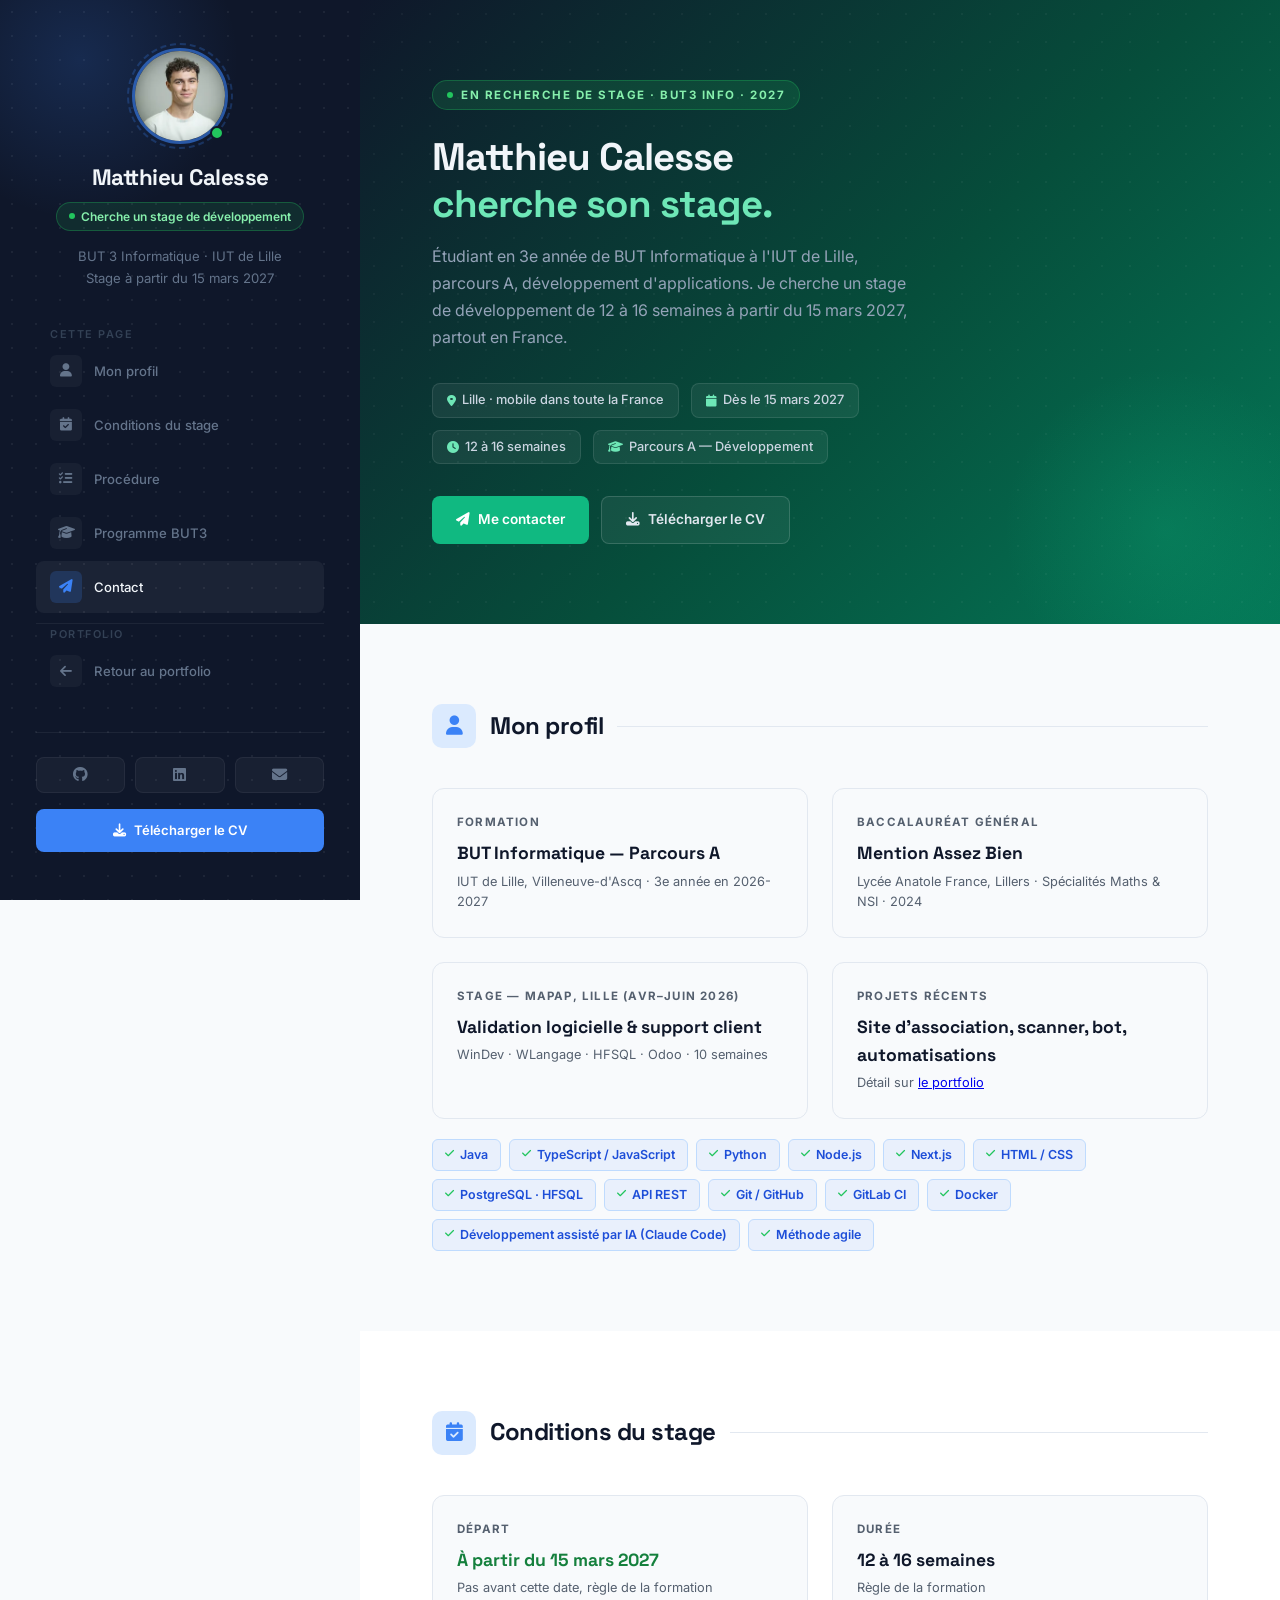
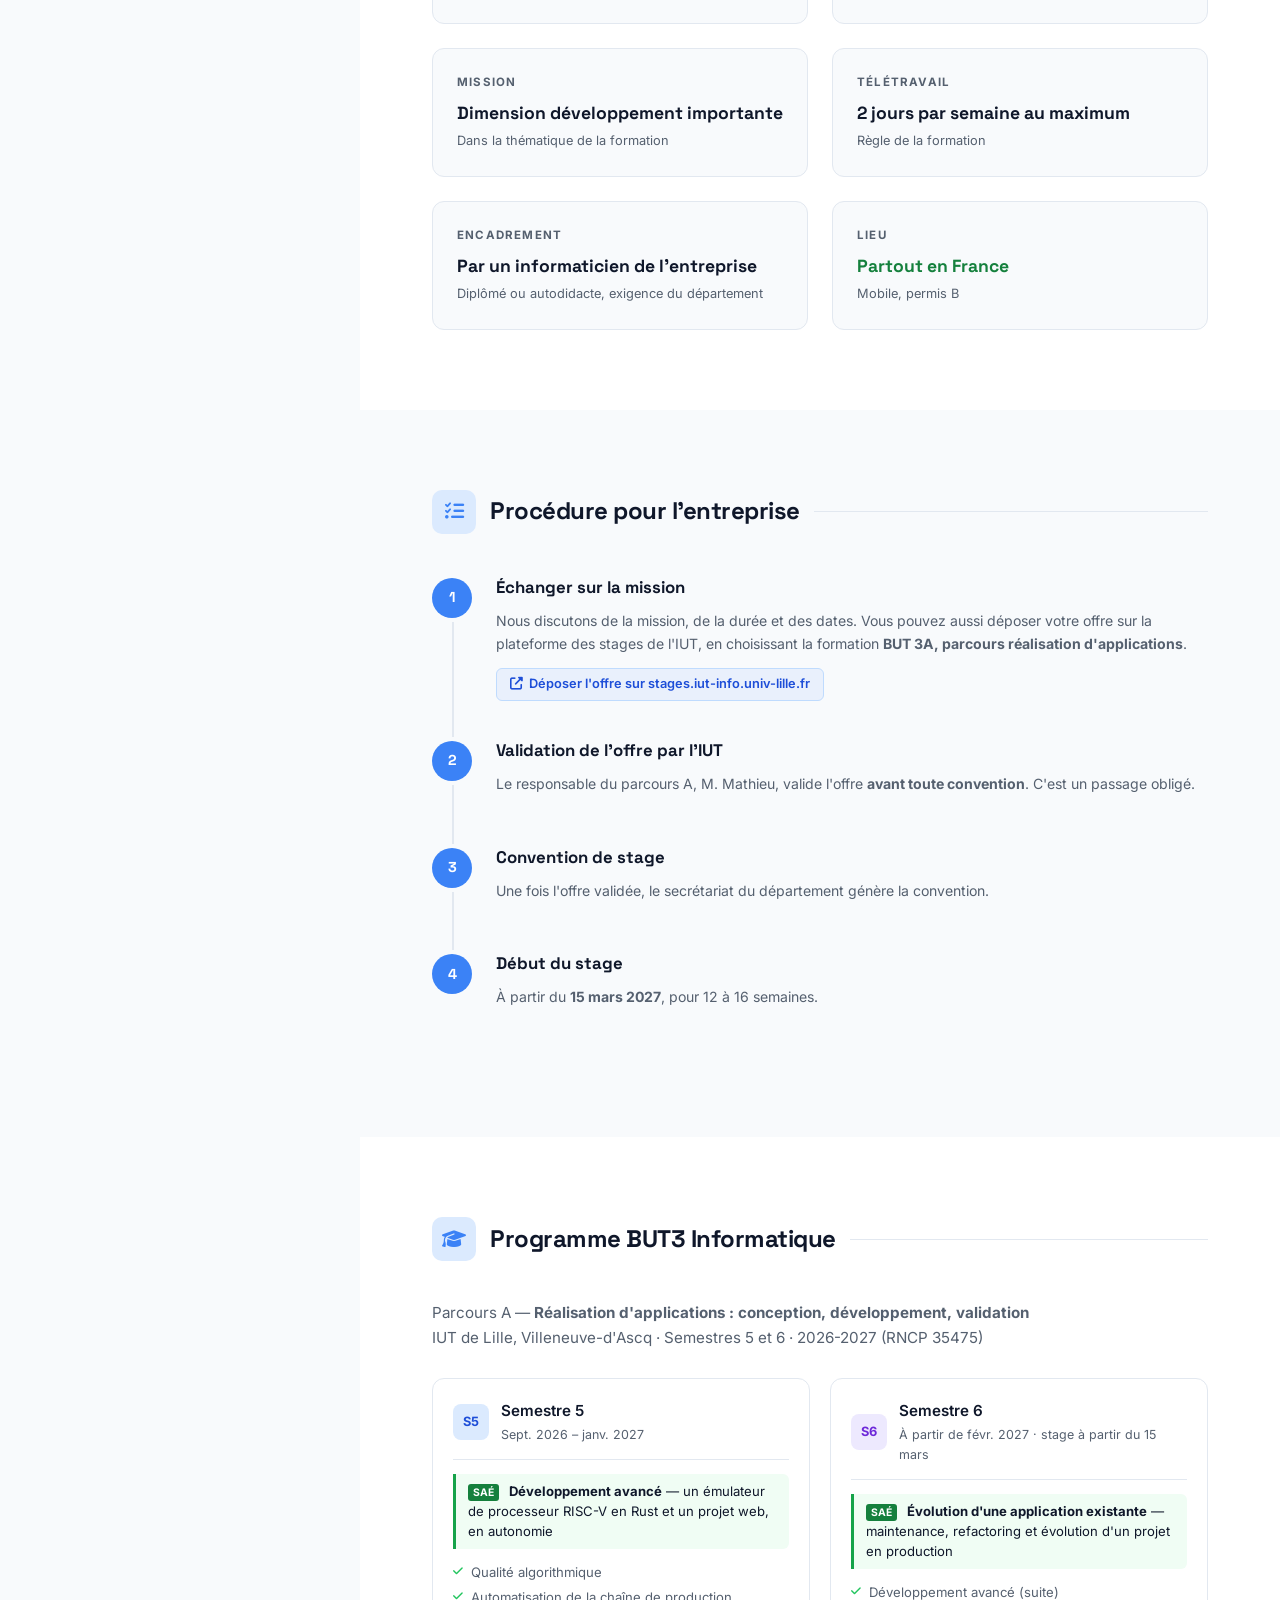
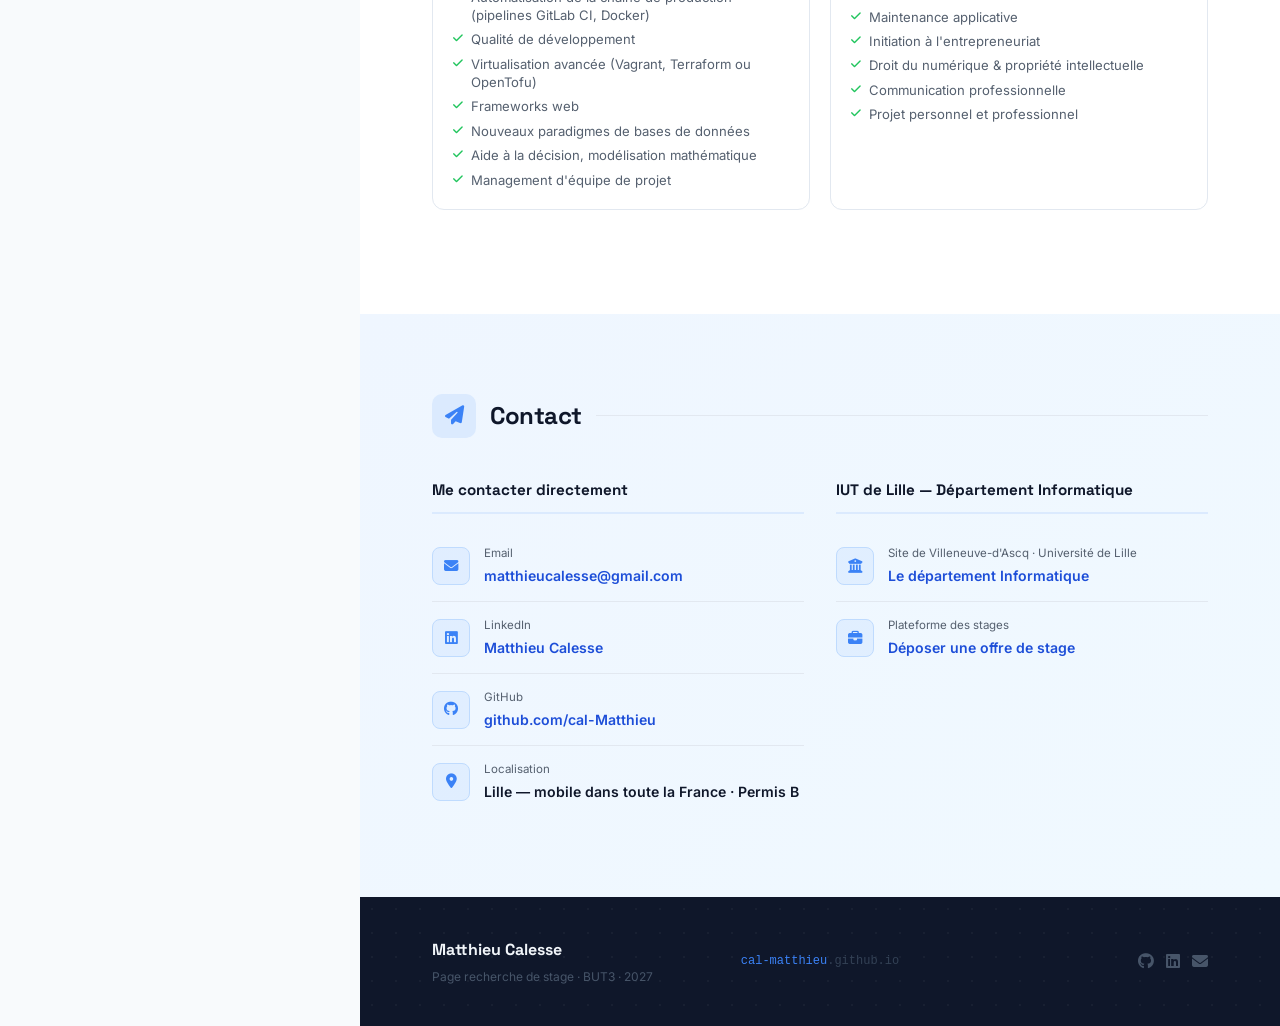
<file: stage.html>
<!DOCTYPE html>
<html lang="fr">
<head>
  <meta charset="UTF-8">
  <meta name="viewport" content="width=device-width, initial-scale=1.0">

  <title>Matthieu Calesse — Stage de développement, à partir du 15 mars 2027</title>
  <meta name="description" content="Matthieu Calesse recherche un stage de développement de 12 à 16 semaines à partir du 15 mars 2027, partout en France. BUT 3 Informatique, IUT de Lille. Toutes les informations pratiques pour l'entreprise.">
  <meta name="author" content="Matthieu Calesse">
  <link rel="canonical" href="https://cal-matthieu.github.io/stage.html">

  <!-- Open Graph (aperçu du lien en partage mail / LinkedIn / Teams) -->
  <meta property="og:type" content="profile">
  <meta property="og:url" content="https://cal-matthieu.github.io/stage.html">
  <meta property="og:title" content="Matthieu Calesse — Stage de développement, à partir du 15 mars 2027">
  <meta property="og:description" content="Étudiant en BUT 3 Informatique à l'IUT de Lille, en recherche d'un stage de développement de 12 à 16 semaines, partout en France. Conditions et procédure pour l'entreprise.">
  <meta property="og:image" content="https://cal-matthieu.github.io/images/CALESSE-portraits-iut-info-354.jpg">
  <meta property="og:locale" content="fr_FR">
  <meta name="twitter:card" content="summary">
  <meta name="twitter:title" content="Matthieu Calesse — Stage de développement, à partir du 15 mars 2027">
  <meta name="twitter:description" content="Étudiant en BUT 3 Informatique à l'IUT de Lille, en recherche d'un stage de développement de 12 à 16 semaines, partout en France.">
  <meta name="twitter:image" content="https://cal-matthieu.github.io/images/CALESSE-portraits-iut-info-354.jpg">

  <!-- Favicon -->
  <link rel="icon" type="image/svg+xml" href="favicon.svg">
  <link rel="stylesheet" href="style.css">

  <!-- Fonts -->
  <link rel="preconnect" href="https://fonts.googleapis.com">
  <link rel="preconnect" href="https://fonts.gstatic.com" crossorigin>
  <link rel="preload" as="style" href="https://fonts.googleapis.com/css2?family=Inter:wght@300;400;500;600&family=Space+Grotesk:wght@500;600;700&family=JetBrains+Mono:wght@400;500&display=swap" onload="this.onload=null;this.rel='stylesheet'">
  <noscript><link rel="stylesheet" href="https://fonts.googleapis.com/css2?family=Inter:wght@300;400;500;600&family=Space+Grotesk:wght@500;600;700&family=JetBrains+Mono:wght@400;500&display=swap"></noscript>
  <link rel="preload" as="style" href="https://cdnjs.cloudflare.com/ajax/libs/font-awesome/6.4.0/css/all.min.css" onload="this.onload=null;this.rel='stylesheet'">
  <noscript><link rel="stylesheet" href="https://cdnjs.cloudflare.com/ajax/libs/font-awesome/6.4.0/css/all.min.css"></noscript>
  <style>
    :root {
      --green: #22c55e;
      --green-dim: rgba(34,197,94,0.1);
      --green-border: rgba(34,197,94,0.3);
      --amber: #f59e0b;
      --amber-dim: rgba(245,158,11,0.1);
    }

    .profile-role {
      background: rgba(34,197,94,0.12);
      border-color: rgba(34,197,94,0.3);
      color: #86efac;
    }

    .section-wrap {
      padding: 80px 72px;
    }

    .section-wrap:nth-child(odd) { background: var(--section-white); }

    .section-wrap:nth-child(even) { background: var(--content-bg); }

    .section-header {
      display: flex;
      align-items: center;
      gap: 14px;
      margin-bottom: 40px;
    }

    .section-icon {
      width: 44px; height: 44px;
      background: var(--accent-light);
      border-radius: 10px;
      display: flex;
      align-items: center;
      justify-content: center;
      flex-shrink: 0;
    }

    .section-title {
      font-family: 'Space Grotesk', sans-serif;
      font-size: 1.5rem;
      font-weight: 700;
      letter-spacing: -0.5px;
      color: var(--text);
    }

    .section-line { flex: 1; height: 1px; background: var(--border); }

    .hero-wrap {
      background: linear-gradient(135deg, #0f172a 0%, #064e3b 55%, #047857 100%);
      padding: 80px 72px;
      position: relative;
      overflow: hidden;
    }

    .hero-wrap::before {
      content: '';
      position: absolute;
      inset: 0;
      background-image: radial-gradient(rgba(255,255,255,0.04) 1px, transparent 1px);
      background-size: 28px 28px;
    }

    .hero-wrap::after {
      content: '';
      position: absolute;
      bottom: -80px; right: -60px;
      width: 350px; height: 350px;
      background: radial-gradient(circle, rgba(16,185,129,0.2) 0%, transparent 65%);
      pointer-events: none;
    }

    .hero-content { position: relative; z-index: 1; max-width: 580px; }

    .hero-badge {
      display: inline-flex;
      align-items: center;
      gap: 8px;
      background: rgba(34,197,94,0.15);
      border: 1px solid rgba(34,197,94,0.3);
      color: #86efac;
      font-size: 0.72rem;
      font-weight: 700;
      padding: 5px 14px;
      border-radius: 20px;
      text-transform: uppercase;
      letter-spacing: 1.5px;
      margin-bottom: 24px;
    }

    .hero-badge-dot {
      width: 6px; height: 6px;
      background: #22c55e;
      border-radius: 50%;
      animation: pulse 2s ease-in-out infinite;
    }

    @keyframes pulse {
      0%, 100% { opacity: 1; transform: scale(1); }
      50% { opacity: 0.5; transform: scale(0.8); }
    }

    .hero-title {
      font-family: 'Space Grotesk', sans-serif;
      font-size: 2.4rem;
      font-weight: 700;
      color: #f1f5f9;
      line-height: 1.2;
      letter-spacing: -1px;
      margin-bottom: 16px;
    }

    .hero-title span { color: #6ee7b7; }

    .hero-sub {
      font-size: 1rem;
      color: #94a3b8;
      line-height: 1.7;
      margin-bottom: 32px;
      max-width: 480px;
    }

    .hero-meta {
      display: flex;
      flex-wrap: wrap;
      gap: 12px;
      margin-bottom: 32px;
    }

    .hero-chip {
      display: flex;
      align-items: center;
      gap: 6px;
      background: rgba(255,255,255,0.06);
      border: 1px solid rgba(255,255,255,0.1);
      color: #cbd5e1;
      font-size: 0.8rem;
      font-weight: 500;
      padding: 6px 14px;
      border-radius: 8px;
    }

    .hero-chip i { color: #6ee7b7; font-size: 0.75rem; }

    .hero-actions { display: flex; gap: 12px; flex-wrap: wrap; }

    .btn-primary {
      display: inline-flex;
      align-items: center;
      gap: 8px;
      padding: 12px 24px;
      background: #10b981;
      color: #fff;
      border-radius: 8px;
      font-size: 0.85rem;
      font-weight: 600;
      text-decoration: none;
      transition: background var(--ease), transform var(--ease);
    }

    .btn-primary:hover { background: #059669; transform: translateY(-1px); }

    .btn-outline {
      display: inline-flex;
      align-items: center;
      gap: 8px;
      padding: 12px 24px;
      background: rgba(255,255,255,0.06);
      border: 1px solid rgba(255,255,255,0.15);
      color: #e2e8f0;
      border-radius: 8px;
      font-size: 0.85rem;
      font-weight: 600;
      text-decoration: none;
      transition: all var(--ease);
    }

    .btn-outline:hover { background: rgba(255,255,255,0.12); border-color: rgba(255,255,255,0.25); }

    .profil-grid {
      display: grid;
      grid-template-columns: 1fr 1fr;
      gap: 24px;
    }

    .info-card {
      background: var(--content-bg);
      border: 1px solid var(--border);
      border-radius: 12px;
      padding: 24px;
    }

    .info-card-label {
      font-size: 0.72rem;
      font-weight: 700;
      color: var(--text-muted);
      text-transform: uppercase;
      letter-spacing: 1.2px;
      margin-bottom: 8px;
    }

    .info-card-value {
      font-family: 'Space Grotesk', sans-serif;
      font-size: 1.1rem;
      font-weight: 700;
      color: var(--text);
    }

    .info-card-sub {
      font-size: 0.8rem;
      color: var(--text-muted);
      margin-top: 4px;
    }

    .skill-tags { display: flex; flex-wrap: wrap; gap: 8px; margin-top: 20px; }

    .skill-tag {
      display: inline-flex;
      align-items: center;
      gap: 6px;
      background: var(--accent-dim);
      border: 1px solid #bfdbfe;
      color: var(--accent-dark);
      font-size: 0.78rem;
      font-weight: 600;
      padding: 5px 12px;
      border-radius: 6px;
    }

    .steps { display: flex; flex-direction: column; gap: 0; }

    .step {
      display: flex;
      gap: 24px;
      position: relative;
    }

    .step:not(:last-child)::after {
      content: '';
      position: absolute;
      left: 20px;
      top: 48px;
      bottom: 0;
      width: 2px;
      background: var(--border);
    }

    .step-number {
      width: 40px; height: 40px;
      background: var(--accent);
      border-radius: 50%;
      display: flex;
      align-items: center;
      justify-content: center;
      color: #fff;
      font-family: 'Space Grotesk', sans-serif;
      font-size: 0.9rem;
      font-weight: 700;
      flex-shrink: 0;
      position: relative;
      z-index: 1;
      margin-top: 4px;
    }

    .step-body { padding-bottom: 36px; }

    .step-title {
      font-family: 'Space Grotesk', sans-serif;
      font-size: 1.05rem;
      font-weight: 700;
      color: var(--text);
      margin-bottom: 8px;
    }

    .step-desc {
      font-size: 0.88rem;
      color: var(--text-muted);
      line-height: 1.7;
      margin-bottom: 12px;
    }

    .step-link {
      display: inline-flex;
      align-items: center;
      gap: 6px;
      font-size: 0.8rem;
      font-weight: 600;
      color: var(--accent-dark);
      text-decoration: none;
      background: var(--accent-dim);
      border: 1px solid #bfdbfe;
      padding: 5px 13px;
      border-radius: 6px;
      transition: all var(--ease);
    }

    .step-link:hover { background: var(--accent); color: #fff; border-color: var(--accent); }

    .contact-section { background: linear-gradient(135deg, #eff6ff 0%, #f0f9ff 100%) !important; }

    .contact-grid {
      display: grid;
      grid-template-columns: 1fr 1fr;
      gap: 32px;
    }

    .contact-block-title {
      font-family: 'Space Grotesk', sans-serif;
      font-size: 0.95rem;
      font-weight: 700;
      color: var(--text);
      margin-bottom: 16px;
      padding-bottom: 10px;
      border-bottom: 2px solid var(--accent-light);
    }

    .contact-item {
      display: flex;
      align-items: center;
      gap: 14px;
      padding: 14px 0;
      border-bottom: 1px solid var(--border);
    }

    .contact-item:last-child { border-bottom: none; }

    .contact-icon {
      width: 38px; height: 38px;
      background: var(--accent-dim);
      border: 1px solid #bfdbfe;
      border-radius: 8px;
      display: flex;
      align-items: center;
      justify-content: center;
      color: var(--accent);
      font-size: 0.9rem;
      flex-shrink: 0;
    }

    .contact-item-label { font-size: 0.72rem; color: var(--text-muted); margin-bottom: 2px; }

    .contact-item-value {
      font-size: 0.88rem;
      font-weight: 600;
      color: var(--text);
    }

    .contact-item-value a {
      color: var(--accent-dark);
      text-decoration: none;
    }

    .contact-item-value a:hover { text-decoration: underline; }

    .footer {
      background: var(--sidebar-bg);
      padding: 40px 72px;
      display: grid;
      grid-template-columns: 1fr auto 1fr;
      align-items: center;
      gap: 24px;
      position: relative;
      overflow: hidden;
    }

    .footer::before {
      content: '';
      position: absolute;
      inset: 0;
      background-image: radial-gradient(rgba(255,255,255,0.04) 1px, transparent 1px);
      background-size: 24px 24px;
      pointer-events: none;
    }

    .footer-left { position: relative; z-index: 1; }

    .footer-name {
      font-family: 'Space Grotesk', sans-serif;
      font-size: 1rem;
      font-weight: 700;
      color: #f1f5f9;
      margin-bottom: 4px;
    }

    .footer-copy { font-size: 0.75rem; color: #475569; }

    .footer-made {
      position: relative;
      z-index: 1;
      font-size: 0.75rem;
      color: #334155;
      text-align: center;
      font-family: monospace;
    }

    .footer-made span { color: #3b82f6; }

    .footer-right {
      position: relative;
      z-index: 1;
      display: flex;
      gap: 12px;
      justify-content: flex-end;
      align-items: center;
    }

    .footer-link {
      color: #475569;
      font-size: 1rem;
      text-decoration: none;
      transition: color var(--ease);
    }

    .footer-link:hover { color: #3b82f6; }

    @media (max-width: 960px) {
.sidebar { display: none; }

    .mobile-nav { display: flex; }

    .main { margin-left: 0; }

    .section-wrap { padding: 60px 24px; }

    .hero-wrap { padding: 60px 24px; }

    .profil-grid { grid-template-columns: 1fr; }

    .contact-grid { grid-template-columns: 1fr; }

    .footer { grid-template-columns: 1fr; text-align: center; padding: 32px 24px; }

    .footer-right { justify-content: center; }
    }

    @media (max-width: 600px) {
.section-wrap { padding: 48px 18px; }

    .hero-title { font-size: 1.8rem; }
    }

    .formation-intro {
      font-size: 0.95rem;
      color: var(--text-muted);
      margin-bottom: 28px;
      line-height: 1.6;
    }

    .formation-grid {
      display: grid;
      grid-template-columns: 1fr 1fr;
      gap: 20px;
      margin-bottom: 24px;
    }

    .formation-card {
      background: #fff;
      border: 1px solid var(--border);
      border-radius: 12px;
      padding: 20px;
    }

    .formation-card-header {
      display: flex;
      align-items: center;
      gap: 12px;
      margin-bottom: 14px;
      padding-bottom: 14px;
      border-bottom: 1px solid var(--border);
    }

    .formation-badge {
      display: inline-flex;
      align-items: center;
      justify-content: center;
      width: 36px; height: 36px;
      border-radius: 8px;
      font-weight: 700;
      font-size: 0.8rem;
      background: #dbeafe;
      color: #1d4ed8;
      flex-shrink: 0;
    }

    .formation-badge.s6 { background: #ede9fe; color: #6d28d9; }

    .formation-card-title { font-weight: 600; font-size: 0.95rem; color: var(--text-dark); }

    .formation-card-sub { font-size: 0.78rem; color: var(--text-muted); margin-top: 2px; }

    .formation-sae {
      font-size: 0.82rem;
      background: #f0fdf4;
      border-left: 3px solid #16a34a;
      padding: 8px 12px;
      border-radius: 0 6px 6px 0;
      margin-bottom: 14px;
      color: var(--text-dark);
      line-height: 1.5;
    }

    .formation-sae-label {
      display: inline-block;
      font-size: 0.65rem;
      font-weight: 700;
      background: #15803d;
      color: #fff;
      padding: 1px 5px;
      border-radius: 3px;
      margin-right: 6px;
      vertical-align: middle;
    }

    .formation-modules {
      list-style: none;
      padding: 0; margin: 0;
      display: flex;
      flex-direction: column;
      gap: 6px;
    }

    .formation-modules li {
      font-size: 0.82rem;
      color: var(--text-muted);
      display: flex;
      align-items: flex-start;
      gap: 8px;
      line-height: 1.4;
    }

    .formation-modules li i {
      color: #22c55e;
      font-size: 0.7rem;
      margin-top: 3px;
      flex-shrink: 0;
    }

    @media (max-width: 700px) {
.formation-grid { grid-template-columns: 1fr; }
    }
  </style>
</head>
<body>

  <nav class="mobile-nav" aria-label="Navigation mobile">
    <span class="mobile-nav-name">Matthieu Calesse — Stage</span>
    <a href="mailto:matthieucalesse@gmail.com" style="color:var(--accent)" aria-label="Envoyer un email"><i class="fas fa-envelope" aria-hidden="true"></i></a>
  </nav>

  <aside class="sidebar" aria-label="Navigation">
    <div class="sidebar-inner">
      <div class="profile">
        <div class="profile-photo-wrap">
          <img src="images/profile.webp" alt="Photo de profil de Matthieu Calesse" class="profile-photo" width="96" height="96">
          <div class="profile-photo-ring" aria-hidden="true"></div>
          <div class="profile-status" role="img" title="En recherche de stage" aria-label="En recherche de stage"></div>
        </div>
        <div class="profile-name">Matthieu Calesse</div>
        <div class="profile-role">
          <div style="width:6px;height:6px;background:#22c55e;border-radius:50%;animation:pulse 2s ease-in-out infinite;"></div>
          Cherche un stage de développement
        </div>
        <p class="profile-bio">BUT 3 Informatique · IUT de Lille<br>Stage à partir du 15 mars 2027</p>
      </div>

      <ul class="sidebar-nav">
        <li class="nav-label">Cette page</li>
        <li><a href="#profil" class="active"><span class="nav-icon"><i class="fas fa-user" aria-hidden="true"></i></span>Mon profil</a></li>
        <li><a href="#conditions"><span class="nav-icon"><i class="fas fa-calendar-check" aria-hidden="true"></i></span>Conditions du stage</a></li>
        <li><a href="#procedure"><span class="nav-icon"><i class="fas fa-list-check" aria-hidden="true"></i></span>Procédure</a></li>
        <li><a href="#formation"><span class="nav-icon"><i class="fas fa-graduation-cap" aria-hidden="true"></i></span>Programme BUT3</a></li>
        <li><a href="#contact"><span class="nav-icon"><i class="fas fa-paper-plane" aria-hidden="true"></i></span>Contact</a></li>
        <li class="nav-divider" aria-hidden="true"></li>
        <li class="nav-label">Portfolio</li>
        <li><a href="index.html"><span class="nav-icon"><i class="fas fa-arrow-left" aria-hidden="true"></i></span>Retour au portfolio</a></li>
      </ul>

      <div class="sidebar-bottom">
        <div class="social-row">
          <a href="https://github.com/cal-Matthieu" target="_blank" rel="noopener noreferrer" class="social-btn" title="GitHub" aria-label="GitHub"><i class="fab fa-github" aria-hidden="true"></i></a>
          <a href="https://www.linkedin.com/in/matthieu-calesse/" target="_blank" rel="noopener noreferrer" class="social-btn" title="LinkedIn" aria-label="LinkedIn"><i class="fab fa-linkedin" aria-hidden="true"></i></a>
          <a href="mailto:matthieucalesse@gmail.com" class="social-btn" title="Email" aria-label="Email"><i class="fas fa-envelope" aria-hidden="true"></i></a>
        </div>
        <a href="doc/cv.pdf" download="CV_Matthieu_Calesse.pdf" class="btn-cv">
          <i class="fas fa-download" aria-hidden="true"></i> Télécharger le CV
        </a>
      </div>
    </div>
  </aside>

  <main class="main">

    <section class="hero-wrap" aria-label="Présentation">
      <div class="hero-content">
        <div class="hero-badge">
          <div class="hero-badge-dot"></div>
          En recherche de stage · BUT3 Info · 2027
        </div>
        <h1 class="hero-title">Matthieu Calesse<br><span>cherche son stage.</span></h1>
        <p class="hero-sub">Étudiant en 3e année de BUT Informatique à l'IUT de Lille, parcours A, développement d'applications. Je cherche un stage de développement de 12 à 16 semaines à partir du 15 mars 2027, partout en France.</p>
        <div class="hero-meta">
          <div class="hero-chip"><i class="fas fa-map-marker-alt"></i> Lille · mobile dans toute la France</div>
          <div class="hero-chip"><i class="fas fa-calendar"></i> Dès le 15 mars 2027</div>
          <div class="hero-chip"><i class="fas fa-clock"></i> 12 à 16 semaines</div>
          <div class="hero-chip"><i class="fas fa-graduation-cap"></i> Parcours A — Développement</div>
        </div>
        <div class="hero-actions">
          <a href="mailto:matthieucalesse@gmail.com" class="btn-primary"><i class="fas fa-paper-plane"></i> Me contacter</a>
          <a href="doc/cv.pdf" download="CV_Matthieu_Calesse.pdf" class="btn-outline"><i class="fas fa-download"></i> Télécharger le CV</a>
        </div>
      </div>
    </section>

    <section class="section-wrap" id="profil" aria-labelledby="profil-title">
      <div class="section-header">
        <div class="section-icon" aria-hidden="true"><i class="fas fa-user" style="font-size:1.2rem;color:#3b82f6;"></i></div>
        <h2 class="section-title" id="profil-title">Mon profil</h2>
        <div class="section-line"></div>
      </div>

      <div class="profil-grid">
        <div class="info-card">
          <div class="info-card-label">Formation</div>
          <div class="info-card-value">BUT Informatique — Parcours A</div>
          <div class="info-card-sub">IUT de Lille, Villeneuve-d'Ascq · 3e année en 2026-2027</div>
        </div>
        <div class="info-card">
          <div class="info-card-label">Baccalauréat Général</div>
          <div class="info-card-value">Mention Assez Bien</div>
          <div class="info-card-sub">Lycée Anatole France, Lillers · Spécialités Maths &amp; NSI · 2024</div>
        </div>
        <div class="info-card">
          <div class="info-card-label">Stage — MAPAP, Lille (Avr–Juin 2026)</div>
          <div class="info-card-value">Validation logicielle &amp; support client</div>
          <div class="info-card-sub">WinDev · WLangage · HFSQL · Odoo · 10 semaines</div>
        </div>
        <div class="info-card">
          <div class="info-card-label">Projets récents</div>
          <div class="info-card-value">Site d&#39;association, scanner, bot, automatisations</div>
          <div class="info-card-sub">Détail sur <a href="index.html#projets">le portfolio</a></div>
        </div>
      </div>

      <div class="skill-tags">
        <span class="skill-tag"><i class="fas fa-check" style="color:#22c55e;font-size:0.65rem;"></i> Java</span>
        <span class="skill-tag"><i class="fas fa-check" style="color:#22c55e;font-size:0.65rem;"></i> TypeScript / JavaScript</span>
        <span class="skill-tag"><i class="fas fa-check" style="color:#22c55e;font-size:0.65rem;"></i> Python</span>
        <span class="skill-tag"><i class="fas fa-check" style="color:#22c55e;font-size:0.65rem;"></i> Node.js</span>
        <span class="skill-tag"><i class="fas fa-check" style="color:#22c55e;font-size:0.65rem;"></i> Next.js</span>
        <span class="skill-tag"><i class="fas fa-check" style="color:#22c55e;font-size:0.65rem;"></i> HTML / CSS</span>
        <span class="skill-tag"><i class="fas fa-check" style="color:#22c55e;font-size:0.65rem;"></i> PostgreSQL · HFSQL</span>
        <span class="skill-tag"><i class="fas fa-check" style="color:#22c55e;font-size:0.65rem;"></i> API REST</span>
        <span class="skill-tag"><i class="fas fa-check" style="color:#22c55e;font-size:0.65rem;"></i> Git / GitHub</span>
        <span class="skill-tag"><i class="fas fa-check" style="color:#22c55e;font-size:0.65rem;"></i> GitLab CI</span>
        <span class="skill-tag"><i class="fas fa-check" style="color:#22c55e;font-size:0.65rem;"></i> Docker</span>
        <span class="skill-tag"><i class="fas fa-check" style="color:#22c55e;font-size:0.65rem;"></i> Développement assisté par IA (Claude Code)</span>
        <span class="skill-tag"><i class="fas fa-check" style="color:#22c55e;font-size:0.65rem;"></i> Méthode agile</span>
      </div>
    </section>

    <section class="section-wrap" id="conditions" aria-labelledby="conditions-title">
      <div class="section-header">
        <div class="section-icon" aria-hidden="true"><i class="fas fa-calendar-check" style="font-size:1.2rem;color:#3b82f6;"></i></div>
        <h2 class="section-title" id="conditions-title">Conditions du stage</h2>
        <div class="section-line"></div>
      </div>

      <div class="profil-grid">
        <div class="info-card">
          <div class="info-card-label">Départ</div>
          <div class="info-card-value" style="color:#15803d;">À partir du 15 mars 2027</div>
          <div class="info-card-sub">Pas avant cette date, règle de la formation</div>
        </div>
        <div class="info-card">
          <div class="info-card-label">Durée</div>
          <div class="info-card-value">12 à 16 semaines</div>
          <div class="info-card-sub">Règle de la formation</div>
        </div>
        <div class="info-card">
          <div class="info-card-label">Mission</div>
          <div class="info-card-value">Dimension développement importante</div>
          <div class="info-card-sub">Dans la thématique de la formation</div>
        </div>
        <div class="info-card">
          <div class="info-card-label">Télétravail</div>
          <div class="info-card-value">2 jours par semaine au maximum</div>
          <div class="info-card-sub">Règle de la formation</div>
        </div>
        <div class="info-card">
          <div class="info-card-label">Encadrement</div>
          <div class="info-card-value">Par un informaticien de l'entreprise</div>
          <div class="info-card-sub">Diplômé ou autodidacte, exigence du département</div>
        </div>
        <div class="info-card">
          <div class="info-card-label">Lieu</div>
          <div class="info-card-value" style="color:#15803d;">Partout en France</div>
          <div class="info-card-sub">Mobile, permis B</div>
        </div>
      </div>
    </section>

    <section class="section-wrap" id="procedure" aria-labelledby="procedure-title">
      <div class="section-header">
        <div class="section-icon" aria-hidden="true"><i class="fas fa-list-check" style="font-size:1.2rem;color:#3b82f6;"></i></div>
        <h2 class="section-title" id="procedure-title">Procédure pour l'entreprise</h2>
        <div class="section-line"></div>
      </div>

      <div class="steps">

        <div class="step">
          <div class="step-number">1</div>
          <div class="step-body">
            <div class="step-title">Échanger sur la mission</div>
            <p class="step-desc">Nous discutons de la mission, de la durée et des dates. Vous pouvez aussi déposer votre offre sur la plateforme des stages de l'IUT, en choisissant la formation <strong>BUT 3A, parcours réalisation d'applications</strong>.</p>
            <a href="https://stages.iut-info.univ-lille.fr/offrestage" target="_blank" rel="noopener noreferrer" class="step-link">
              <i class="fas fa-external-link-alt"></i> Déposer l'offre sur stages.iut-info.univ-lille.fr
            </a>
          </div>
        </div>

        <div class="step">
          <div class="step-number">2</div>
          <div class="step-body">
            <div class="step-title">Validation de l'offre par l'IUT</div>
            <p class="step-desc">Le responsable du parcours A, M. Mathieu, valide l'offre <strong>avant toute convention</strong>. C'est un passage obligé.</p>
          </div>
        </div>

        <div class="step">
          <div class="step-number">3</div>
          <div class="step-body">
            <div class="step-title">Convention de stage</div>
            <p class="step-desc">Une fois l'offre validée, le secrétariat du département génère la convention.</p>
          </div>
        </div>

        <div class="step">
          <div class="step-number">4</div>
          <div class="step-body">
            <div class="step-title">Début du stage</div>
            <p class="step-desc">À partir du <strong>15 mars 2027</strong>, pour 12 à 16 semaines.</p>
          </div>
        </div>

      </div>
    </section>

    <section class="section-wrap" id="formation" aria-labelledby="formation-title">
      <div class="section-header">
        <div class="section-icon" aria-hidden="true"><i class="fas fa-graduation-cap" style="font-size:1.2rem;color:#3b82f6;"></i></div>
        <h2 class="section-title" id="formation-title">Programme BUT3 Informatique</h2>
        <div class="section-line"></div>
      </div>

      <p class="formation-intro">
        Parcours A — <strong>Réalisation d'applications : conception, développement, validation</strong><br>
        IUT de Lille, Villeneuve-d'Ascq · Semestres 5 et 6 · 2026-2027 (RNCP 35475)
      </p>

      <div class="formation-grid">
        <div class="formation-card">
          <div class="formation-card-header">
            <span class="formation-badge">S5</span>
            <div>
              <div class="formation-card-title">Semestre 5</div>
              <div class="formation-card-sub">Sept. 2026 – janv. 2027</div>
            </div>
          </div>
          <div class="formation-sae">
            <span class="formation-sae-label">SAÉ</span>
            <strong>Développement avancé</strong> — un émulateur de processeur RISC-V en Rust et un projet web, en autonomie
          </div>
          <ul class="formation-modules">
            <li><i class="fas fa-check" aria-hidden="true"></i> Qualité algorithmique</li>
            <li><i class="fas fa-check" aria-hidden="true"></i> Automatisation de la chaîne de production (pipelines GitLab CI, Docker)</li>
            <li><i class="fas fa-check" aria-hidden="true"></i> Qualité de développement</li>
            <li><i class="fas fa-check" aria-hidden="true"></i> Virtualisation avancée (Vagrant, Terraform ou OpenTofu)</li>
            <li><i class="fas fa-check" aria-hidden="true"></i> Frameworks web</li>
            <li><i class="fas fa-check" aria-hidden="true"></i> Nouveaux paradigmes de bases de données</li>
            <li><i class="fas fa-check" aria-hidden="true"></i> Aide à la décision, modélisation mathématique</li>
            <li><i class="fas fa-check" aria-hidden="true"></i> Management d'équipe de projet</li>
          </ul>
        </div>

        <div class="formation-card">
          <div class="formation-card-header">
            <span class="formation-badge s6">S6</span>
            <div>
              <div class="formation-card-title">Semestre 6</div>
              <div class="formation-card-sub">À partir de févr. 2027 · stage à partir du 15 mars</div>
            </div>
          </div>
          <div class="formation-sae">
            <span class="formation-sae-label">SAÉ</span>
            <strong>Évolution d'une application existante</strong> — maintenance, refactoring et évolution d'un projet en production
          </div>
          <ul class="formation-modules">
            <li><i class="fas fa-check" aria-hidden="true"></i> Développement avancé (suite)</li>
            <li><i class="fas fa-check" aria-hidden="true"></i> Maintenance applicative</li>
            <li><i class="fas fa-check" aria-hidden="true"></i> Initiation à l'entrepreneuriat</li>
            <li><i class="fas fa-check" aria-hidden="true"></i> Droit du numérique &amp; propriété intellectuelle</li>
            <li><i class="fas fa-check" aria-hidden="true"></i> Communication professionnelle</li>
            <li><i class="fas fa-check" aria-hidden="true"></i> Projet personnel et professionnel</li>
          </ul>
        </div>
      </div>
    </section>

    <section class="section-wrap contact-section" id="contact" aria-labelledby="contact-title">
      <div class="section-header">
        <div class="section-icon" aria-hidden="true"><i class="fas fa-paper-plane" style="font-size:1.2rem;color:#3b82f6;"></i></div>
        <h2 class="section-title" id="contact-title">Contact</h2>
        <div class="section-line"></div>
      </div>

      <div class="contact-grid">
        <div>
          <div class="contact-block-title">Me contacter directement</div>

          <div class="contact-item">
            <div class="contact-icon"><i class="fas fa-envelope" aria-hidden="true"></i></div>
            <div>
              <div class="contact-item-label">Email</div>
              <div class="contact-item-value"><a href="mailto:matthieucalesse@gmail.com">matthieucalesse@gmail.com</a></div>
            </div>
          </div>

          <div class="contact-item">
            <div class="contact-icon"><i class="fab fa-linkedin" aria-hidden="true"></i></div>
            <div>
              <div class="contact-item-label">LinkedIn</div>
              <div class="contact-item-value"><a href="https://www.linkedin.com/in/matthieu-calesse/" target="_blank" rel="noopener noreferrer">Matthieu Calesse</a></div>
            </div>
          </div>

          <div class="contact-item">
            <div class="contact-icon"><i class="fab fa-github" aria-hidden="true"></i></div>
            <div>
              <div class="contact-item-label">GitHub</div>
              <div class="contact-item-value"><a href="https://github.com/cal-Matthieu" target="_blank" rel="noopener noreferrer">github.com/cal-Matthieu</a></div>
            </div>
          </div>

          <div class="contact-item" style="border-bottom:none;">
            <div class="contact-icon"><i class="fas fa-map-marker-alt" aria-hidden="true"></i></div>
            <div>
              <div class="contact-item-label">Localisation</div>
              <div class="contact-item-value">Lille — mobile dans toute la France · Permis B</div>
            </div>
          </div>

        </div>

        <div>
          <div class="contact-block-title">IUT de Lille — Département Informatique</div>
          <div class="contact-item">
            <div class="contact-icon"><i class="fas fa-university" aria-hidden="true"></i></div>
            <div>
              <div class="contact-item-label">Site de Villeneuve-d&#39;Ascq · Université de Lille</div>
              <div class="contact-item-value"><a href="https://iut.univ-lille.fr/les-departements/departement-informatique" target="_blank" rel="noopener noreferrer">Le département Informatique</a></div>
            </div>
          </div>

          <div class="contact-item" style="border-bottom:none;">
            <div class="contact-icon"><i class="fas fa-briefcase" aria-hidden="true"></i></div>
            <div>
              <div class="contact-item-label">Plateforme des stages</div>
              <div class="contact-item-value"><a href="https://stages.iut-info.univ-lille.fr/offrestage" target="_blank" rel="noopener noreferrer">Déposer une offre de stage</a></div>
            </div>
          </div>

        </div>
      </div>
    </section>

    <footer class="footer">
      <div class="footer-left">
        <div class="footer-name">Matthieu Calesse</div>
        <div class="footer-copy">Page recherche de stage · BUT3 · 2027</div>
      </div>
      <div class="footer-made">
        <span>cal-matthieu</span>.github.io
      </div>
      <div class="footer-right">
        <a href="https://github.com/cal-Matthieu" target="_blank" rel="noopener noreferrer" class="footer-link" title="GitHub" aria-label="GitHub"><i class="fab fa-github" aria-hidden="true"></i></a>
        <a href="https://www.linkedin.com/in/matthieu-calesse/" target="_blank" rel="noopener noreferrer" class="footer-link" title="LinkedIn" aria-label="LinkedIn"><i class="fab fa-linkedin" aria-hidden="true"></i></a>
        <a href="mailto:matthieucalesse@gmail.com" class="footer-link" title="Email" aria-label="Email"><i class="fas fa-envelope" aria-hidden="true"></i></a>
      </div>
    </footer>

  </main>

  <script>
    const sections = document.querySelectorAll('section[id]');
    const navLinks = document.querySelectorAll('.sidebar-nav a[href^="#"]');

    const observer = new IntersectionObserver((entries) => {
      entries.forEach(entry => {
        if (entry.isIntersecting) {
          navLinks.forEach(link => {
            link.classList.toggle('active', link.getAttribute('href') === '#' + entry.target.id);
          });
        }
      });
    }, { rootMargin: '-30% 0px -60% 0px' });

    sections.forEach(s => observer.observe(s));
  </script>

</body>
</html>
</file>
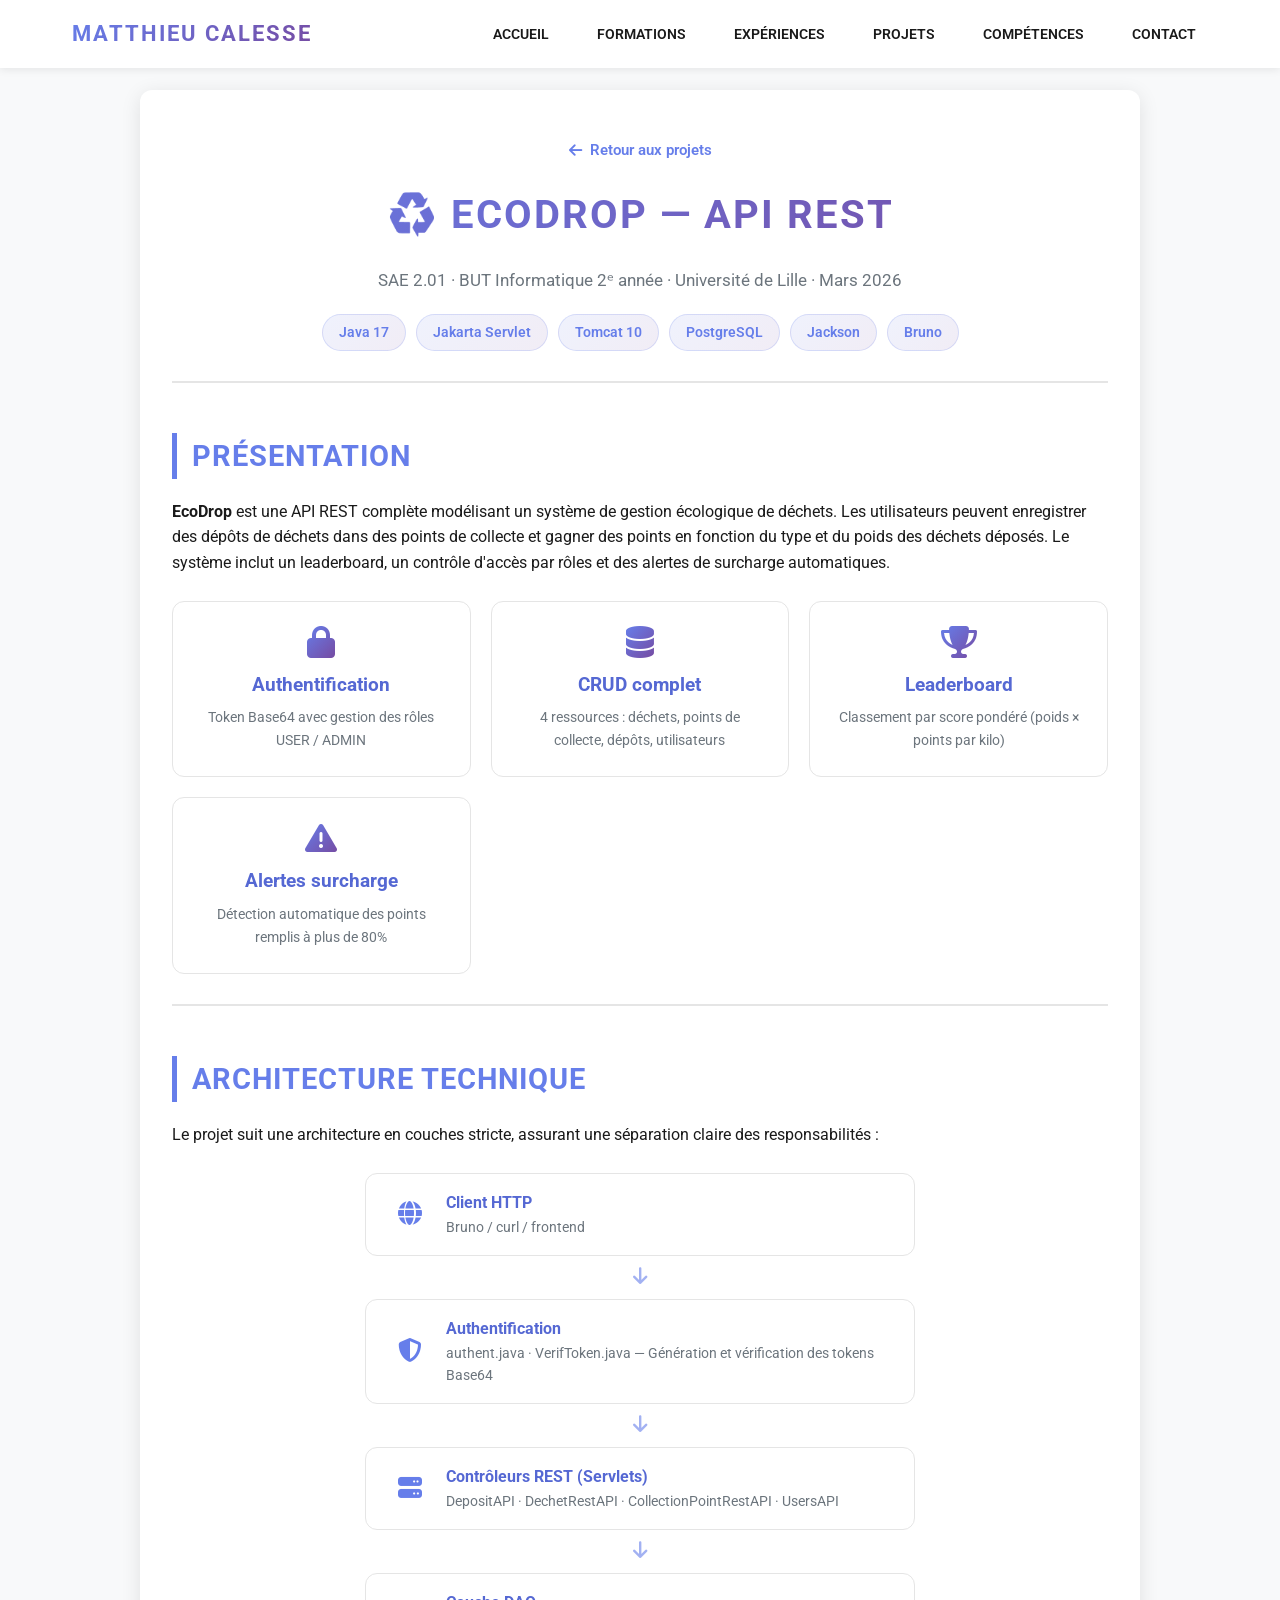
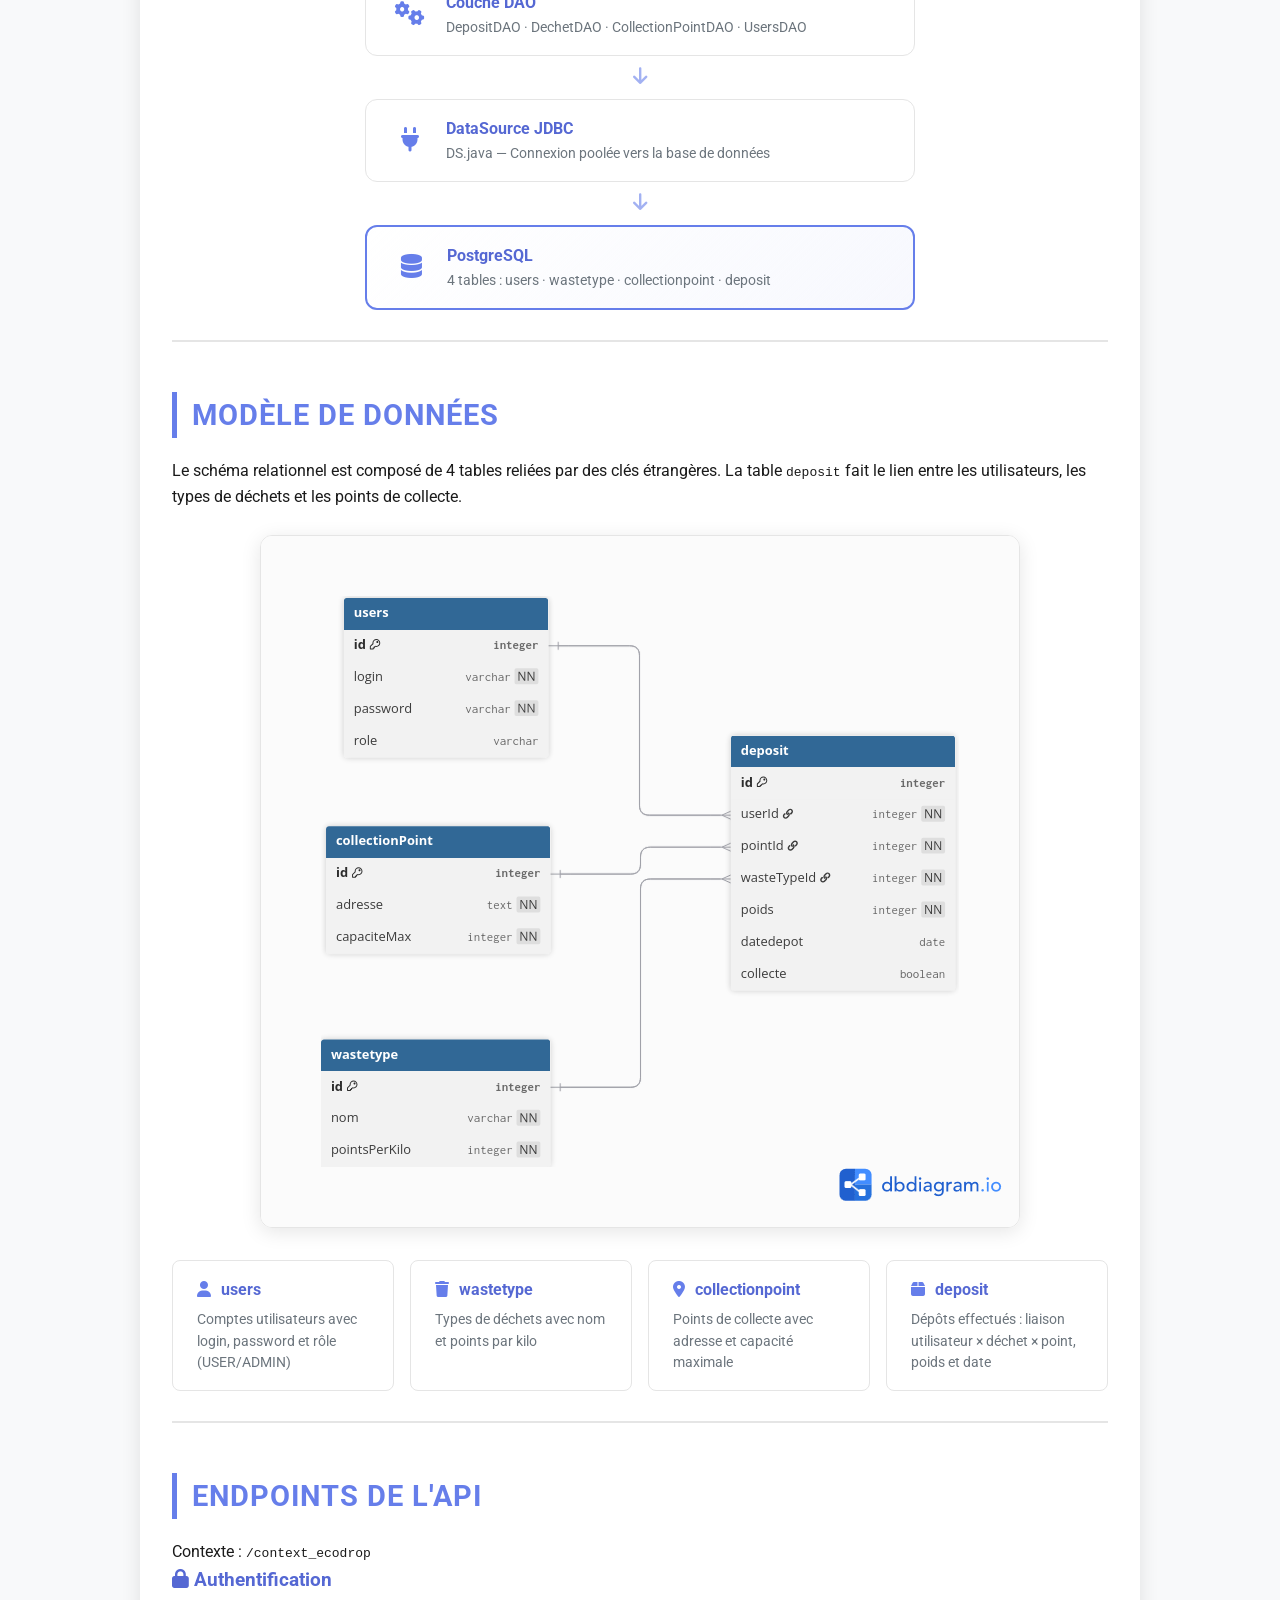
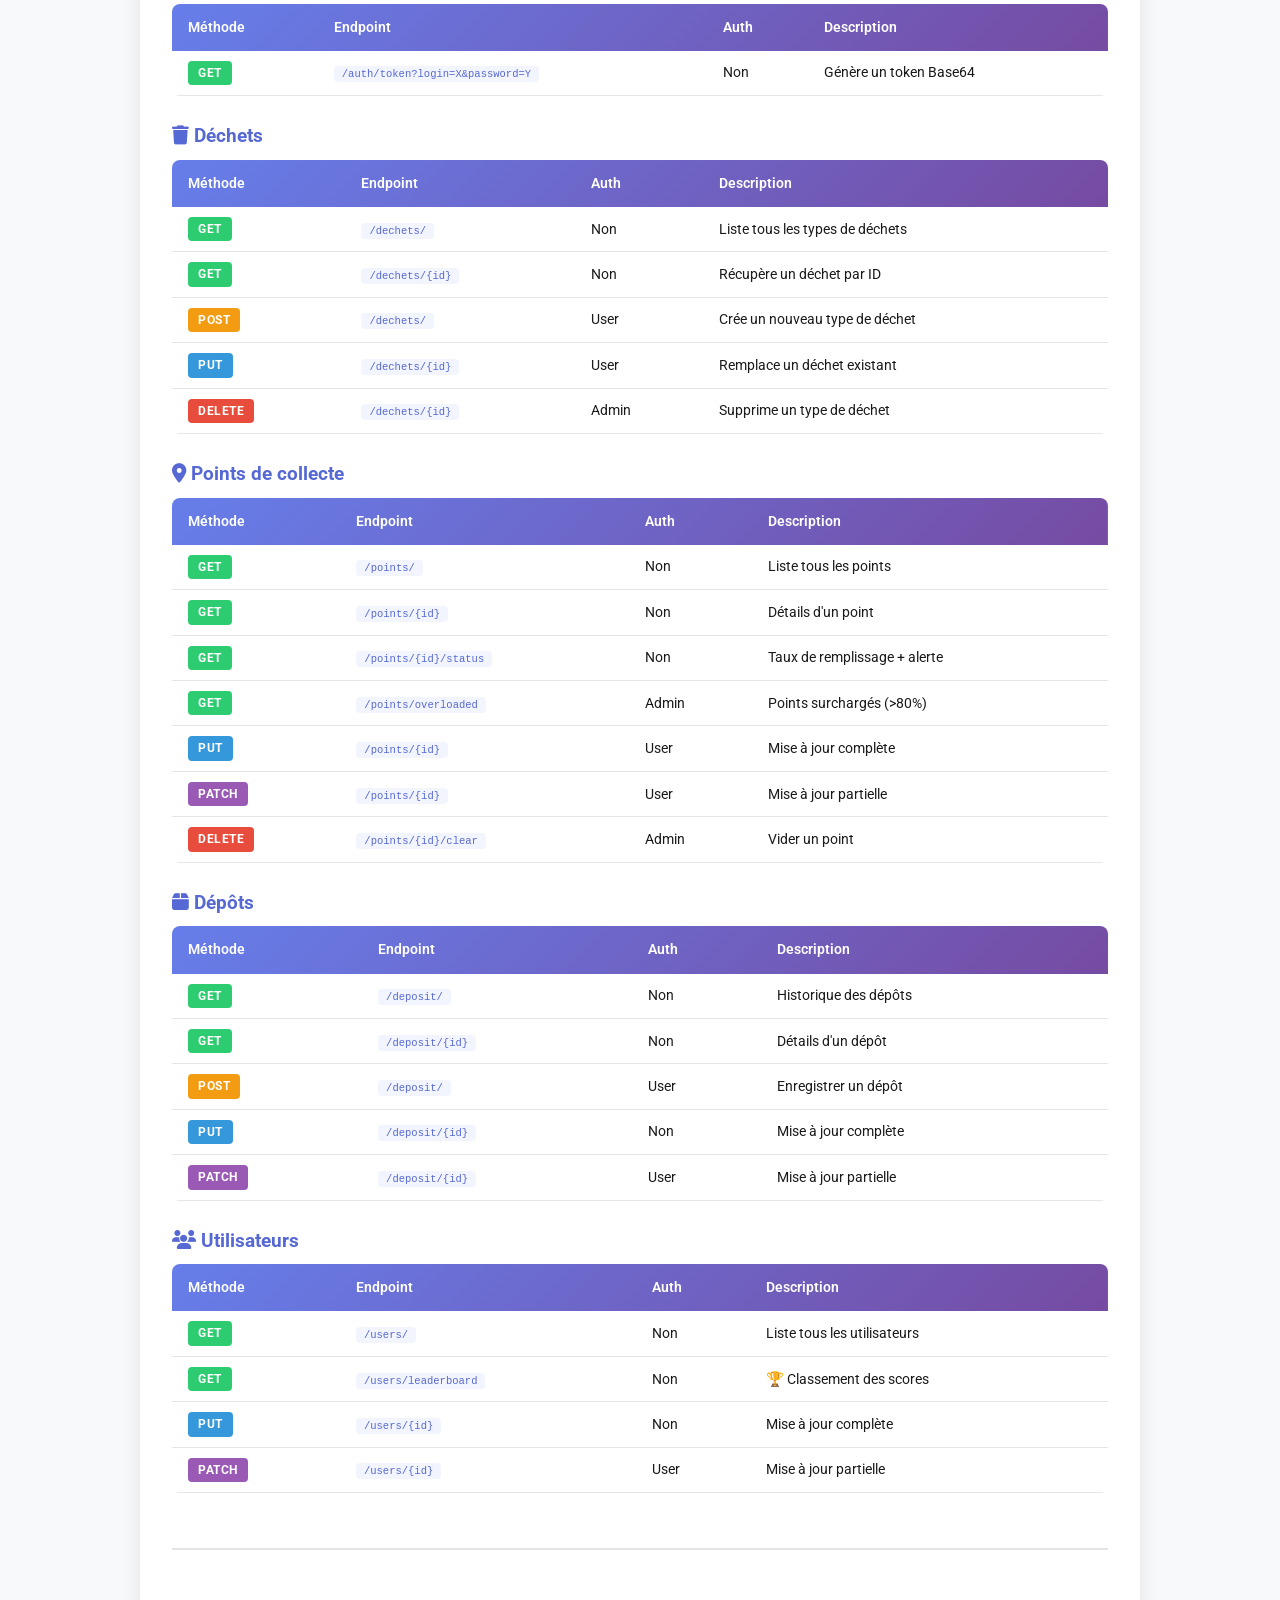
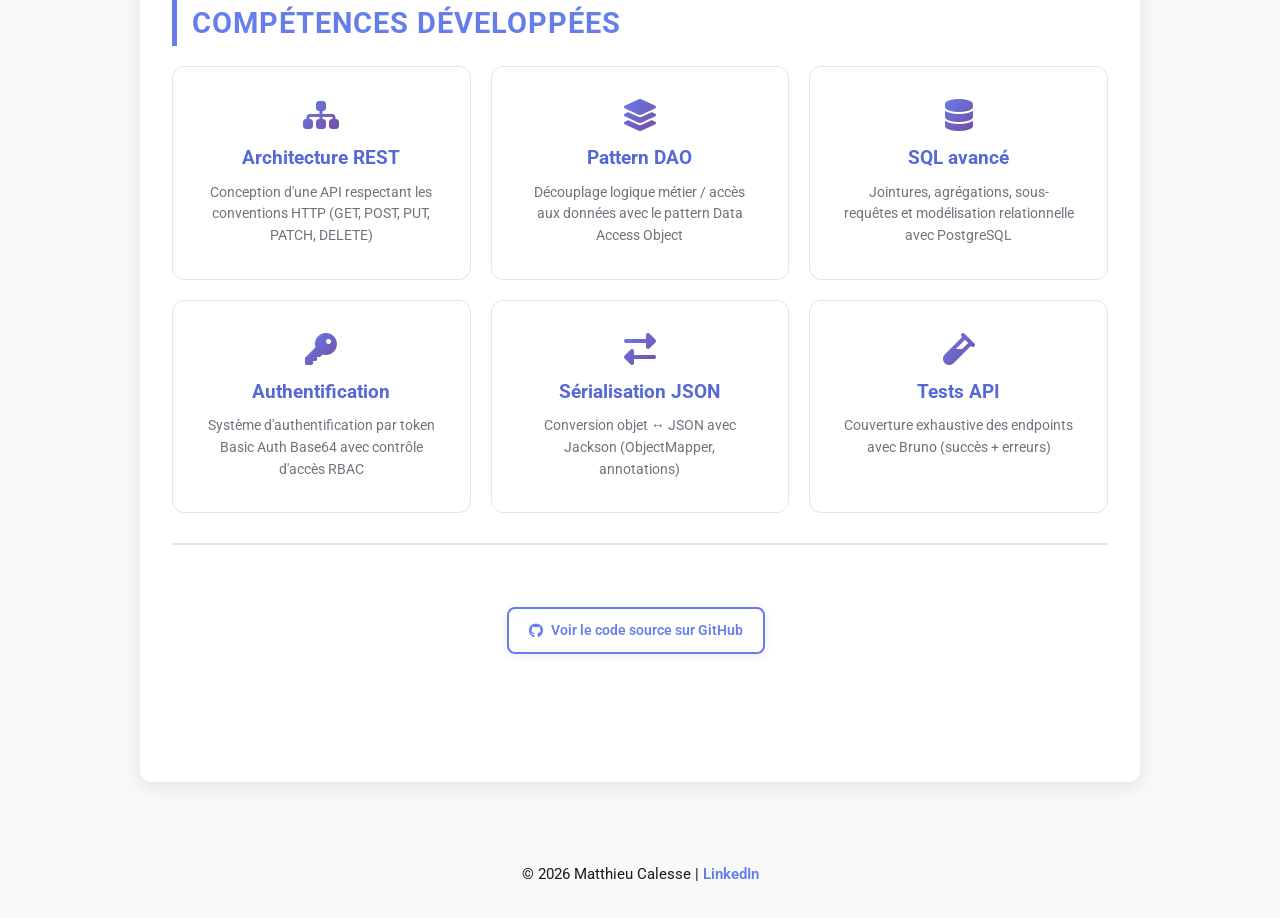
<file: html/projet-ecodrop.html>
<!DOCTYPE html>
<html lang="fr">

<head>
  <meta charset="UTF-8">
  <meta name="viewport" content="width=device-width, initial-scale=1.0">
  <title>EcoDrop — API REST | Matthieu Calesse</title>
  <meta name="description" content="Présentation du projet EcoDrop : API REST en Java pour la gestion écologique de déchets. Architecture en couches, authentification par token, leaderboard.">

  <!-- Stylesheets -->
  <link rel="stylesheet" href="style.css">
  <link rel="stylesheet"
    href="https://fonts.googleapis.com/css2?family=Roboto:wght@400;700&family=Open+Sans:wght@400;700&display=swap">
  <link rel="stylesheet" href="https://cdnjs.cloudflare.com/ajax/libs/font-awesome/6.4.0/css/all.min.css">
</head>

<body>
  <!-- En-tête avec navigation -->
  <header>
    <nav>
      <div class="logo">Matthieu CALESSE</div>
      <input type="checkbox" id="menu-toggle" class="menu-toggle" aria-hidden="true">
      <label for="menu-toggle" class="hamburger" aria-label="Menu de navigation" role="button" aria-expanded="false">
        <span aria-hidden="true"></span>
        <span aria-hidden="true"></span>
        <span aria-hidden="true"></span>
      </label>
      <ul id="nav-menu" class="nav-menu" role="navigation" aria-label="Navigation principale">
        <li><a href="index.html#accueil">Accueil</a></li>
        <li><a href="index.html#formations">Formations</a></li>
        <li><a href="index.html#experiences">Expériences</a></li>
        <li><a href="index.html#projets" class="active">Projets</a></li>
        <li><a href="index.html#competences">Compétences</a></li>
        <li><a href="index.html#contact">Contact</a></li>
      </ul>
    </nav>
  </header>

  <main>
    <!-- Hero du projet -->
    <section class="section fade-in project-hero">
      <a href="index.html#projets" class="btn-back"><i class="fas fa-arrow-left"></i> Retour aux projets</a>
      <h1>♻️ EcoDrop — API REST</h1>
      <p class="project-subtitle">SAE 2.01 · BUT Informatique 2ᵉ année · Université de Lille · Mars 2026</p>
      <div class="project-tags">
        <span class="tag">Java 17</span>
        <span class="tag">Jakarta Servlet</span>
        <span class="tag">Tomcat 10</span>
        <span class="tag">PostgreSQL</span>
        <span class="tag">Jackson</span>
        <span class="tag">Bruno</span>
      </div>
    </section>

    <!-- Présentation -->
    <section class="section">
      <h2>Présentation</h2>
      <p>
        <strong>EcoDrop</strong> est une API REST complète modélisant un système de gestion écologique de déchets.
        Les utilisateurs peuvent enregistrer des dépôts de déchets dans des points de collecte et gagner des points
        en fonction du type et du poids des déchets déposés. Le système inclut un leaderboard, un contrôle d'accès
        par rôles et des alertes de surcharge automatiques.
      </p>
      <div class="features-grid">
        <div class="feature-item">
          <i class="fas fa-lock"></i>
          <h3>Authentification</h3>
          <p>Token Base64 avec gestion des rôles USER / ADMIN</p>
        </div>
        <div class="feature-item">
          <i class="fas fa-database"></i>
          <h3>CRUD complet</h3>
          <p>4 ressources : déchets, points de collecte, dépôts, utilisateurs</p>
        </div>
        <div class="feature-item">
          <i class="fas fa-trophy"></i>
          <h3>Leaderboard</h3>
          <p>Classement par score pondéré (poids × points par kilo)</p>
        </div>
        <div class="feature-item">
          <i class="fas fa-exclamation-triangle"></i>
          <h3>Alertes surcharge</h3>
          <p>Détection automatique des points remplis à plus de 80%</p>
        </div>
      </div>
    </section>

    <!-- Architecture -->
    <section class="section">
      <h2>Architecture technique</h2>
      <p>Le projet suit une architecture en couches stricte, assurant une séparation claire des responsabilités :</p>
      <div class="architecture-layers">
        <div class="arch-layer">
          <div class="arch-icon"><i class="fas fa-globe"></i></div>
          <div class="arch-content">
            <h3>Client HTTP</h3>
            <p>Bruno / curl / frontend</p>
          </div>
        </div>
        <div class="arch-arrow"><i class="fas fa-arrow-down"></i></div>
        <div class="arch-layer">
          <div class="arch-icon"><i class="fas fa-shield-alt"></i></div>
          <div class="arch-content">
            <h3>Authentification</h3>
            <p>authent.java · VerifToken.java — Génération et vérification des tokens Base64</p>
          </div>
        </div>
        <div class="arch-arrow"><i class="fas fa-arrow-down"></i></div>
        <div class="arch-layer">
          <div class="arch-icon"><i class="fas fa-server"></i></div>
          <div class="arch-content">
            <h3>Contrôleurs REST (Servlets)</h3>
            <p>DepositAPI · DechetRestAPI · CollectionPointRestAPI · UsersAPI</p>
          </div>
        </div>
        <div class="arch-arrow"><i class="fas fa-arrow-down"></i></div>
        <div class="arch-layer">
          <div class="arch-icon"><i class="fas fa-cogs"></i></div>
          <div class="arch-content">
            <h3>Couche DAO</h3>
            <p>DepositDAO · DechetDAO · CollectionPointDAO · UsersDAO</p>
          </div>
        </div>
        <div class="arch-arrow"><i class="fas fa-arrow-down"></i></div>
        <div class="arch-layer">
          <div class="arch-icon"><i class="fas fa-plug"></i></div>
          <div class="arch-content">
            <h3>DataSource JDBC</h3>
            <p>DS.java — Connexion poolée vers la base de données</p>
          </div>
        </div>
        <div class="arch-arrow"><i class="fas fa-arrow-down"></i></div>
        <div class="arch-layer arch-layer--db">
          <div class="arch-icon"><i class="fas fa-database"></i></div>
          <div class="arch-content">
            <h3>PostgreSQL</h3>
            <p>4 tables : users · wastetype · collectionpoint · deposit</p>
          </div>
        </div>
      </div>
    </section>

    <!-- Schéma BDD -->
    <section class="section">
      <h2>Modèle de données</h2>
      <p>Le schéma relationnel est composé de 4 tables reliées par des clés étrangères. La table <code>deposit</code> fait le lien entre les utilisateurs, les types de déchets et les points de collecte.</p>
      <div class="schema-container">
        <img src="images/ecodrop-schema.png" alt="Schéma relationnel de la base de données EcoDrop" class="schema-img">
      </div>
      <div class="tables-grid">
        <div class="table-card">
          <h3><i class="fas fa-user"></i> users</h3>
          <p>Comptes utilisateurs avec login, password et rôle (USER/ADMIN)</p>
        </div>
        <div class="table-card">
          <h3><i class="fas fa-trash"></i> wastetype</h3>
          <p>Types de déchets avec nom et points par kilo</p>
        </div>
        <div class="table-card">
          <h3><i class="fas fa-map-marker-alt"></i> collectionpoint</h3>
          <p>Points de collecte avec adresse et capacité maximale</p>
        </div>
        <div class="table-card">
          <h3><i class="fas fa-box"></i> deposit</h3>
          <p>Dépôts effectués : liaison utilisateur × déchet × point, poids et date</p>
        </div>
      </div>
    </section>

    <!-- Endpoints API -->
    <section class="section">
      <h2>Endpoints de l'API</h2>
      <p>Contexte : <code>/context_ecodrop</code></p>

      <h3><i class="fas fa-lock"></i> Authentification</h3>
      <div class="table-responsive">
        <table class="api-table">
          <thead>
            <tr><th>Méthode</th><th>Endpoint</th><th>Auth</th><th>Description</th></tr>
          </thead>
          <tbody>
            <tr><td><span class="method get">GET</span></td><td><code>/auth/token?login=X&password=Y</code></td><td>Non</td><td>Génère un token Base64</td></tr>
          </tbody>
        </table>
      </div>

      <h3><i class="fas fa-trash"></i> Déchets</h3>
      <div class="table-responsive">
        <table class="api-table">
          <thead>
            <tr><th>Méthode</th><th>Endpoint</th><th>Auth</th><th>Description</th></tr>
          </thead>
          <tbody>
            <tr><td><span class="method get">GET</span></td><td><code>/dechets/</code></td><td>Non</td><td>Liste tous les types de déchets</td></tr>
            <tr><td><span class="method get">GET</span></td><td><code>/dechets/{id}</code></td><td>Non</td><td>Récupère un déchet par ID</td></tr>
            <tr><td><span class="method post">POST</span></td><td><code>/dechets/</code></td><td>User</td><td>Crée un nouveau type de déchet</td></tr>
            <tr><td><span class="method put">PUT</span></td><td><code>/dechets/{id}</code></td><td>User</td><td>Remplace un déchet existant</td></tr>
            <tr><td><span class="method delete">DELETE</span></td><td><code>/dechets/{id}</code></td><td>Admin</td><td>Supprime un type de déchet</td></tr>
          </tbody>
        </table>
      </div>

      <h3><i class="fas fa-map-marker-alt"></i> Points de collecte</h3>
      <div class="table-responsive">
        <table class="api-table">
          <thead>
            <tr><th>Méthode</th><th>Endpoint</th><th>Auth</th><th>Description</th></tr>
          </thead>
          <tbody>
            <tr><td><span class="method get">GET</span></td><td><code>/points/</code></td><td>Non</td><td>Liste tous les points</td></tr>
            <tr><td><span class="method get">GET</span></td><td><code>/points/{id}</code></td><td>Non</td><td>Détails d'un point</td></tr>
            <tr><td><span class="method get">GET</span></td><td><code>/points/{id}/status</code></td><td>Non</td><td>Taux de remplissage + alerte</td></tr>
            <tr><td><span class="method get">GET</span></td><td><code>/points/overloaded</code></td><td>Admin</td><td>Points surchargés (&gt;80%)</td></tr>
            <tr><td><span class="method put">PUT</span></td><td><code>/points/{id}</code></td><td>User</td><td>Mise à jour complète</td></tr>
            <tr><td><span class="method patch">PATCH</span></td><td><code>/points/{id}</code></td><td>User</td><td>Mise à jour partielle</td></tr>
            <tr><td><span class="method delete">DELETE</span></td><td><code>/points/{id}/clear</code></td><td>Admin</td><td>Vider un point</td></tr>
          </tbody>
        </table>
      </div>

      <h3><i class="fas fa-box"></i> Dépôts</h3>
      <div class="table-responsive">
        <table class="api-table">
          <thead>
            <tr><th>Méthode</th><th>Endpoint</th><th>Auth</th><th>Description</th></tr>
          </thead>
          <tbody>
            <tr><td><span class="method get">GET</span></td><td><code>/deposit/</code></td><td>Non</td><td>Historique des dépôts</td></tr>
            <tr><td><span class="method get">GET</span></td><td><code>/deposit/{id}</code></td><td>Non</td><td>Détails d'un dépôt</td></tr>
            <tr><td><span class="method post">POST</span></td><td><code>/deposit/</code></td><td>User</td><td>Enregistrer un dépôt</td></tr>
            <tr><td><span class="method put">PUT</span></td><td><code>/deposit/{id}</code></td><td>Non</td><td>Mise à jour complète</td></tr>
            <tr><td><span class="method patch">PATCH</span></td><td><code>/deposit/{id}</code></td><td>User</td><td>Mise à jour partielle</td></tr>
          </tbody>
        </table>
      </div>

      <h3><i class="fas fa-users"></i> Utilisateurs</h3>
      <div class="table-responsive">
        <table class="api-table">
          <thead>
            <tr><th>Méthode</th><th>Endpoint</th><th>Auth</th><th>Description</th></tr>
          </thead>
          <tbody>
            <tr><td><span class="method get">GET</span></td><td><code>/users/</code></td><td>Non</td><td>Liste tous les utilisateurs</td></tr>
            <tr><td><span class="method get">GET</span></td><td><code>/users/leaderboard</code></td><td>Non</td><td>🏆 Classement des scores</td></tr>
            <tr><td><span class="method put">PUT</span></td><td><code>/users/{id}</code></td><td>Non</td><td>Mise à jour complète</td></tr>
            <tr><td><span class="method patch">PATCH</span></td><td><code>/users/{id}</code></td><td>User</td><td>Mise à jour partielle</td></tr>
          </tbody>
        </table>
      </div>
    </section>

    <!-- Compétences acquises -->
    <section class="section">
      <h2>Compétences développées</h2>
      <div class="skills-grid">
        <div class="skill-card">
          <i class="fas fa-sitemap"></i>
          <h3>Architecture REST</h3>
          <p>Conception d'une API respectant les conventions HTTP (GET, POST, PUT, PATCH, DELETE)</p>
        </div>
        <div class="skill-card">
          <i class="fas fa-layer-group"></i>
          <h3>Pattern DAO</h3>
          <p>Découplage logique métier / accès aux données avec le pattern Data Access Object</p>
        </div>
        <div class="skill-card">
          <i class="fas fa-database"></i>
          <h3>SQL avancé</h3>
          <p>Jointures, agrégations, sous-requêtes et modélisation relationnelle avec PostgreSQL</p>
        </div>
        <div class="skill-card">
          <i class="fas fa-key"></i>
          <h3>Authentification</h3>
          <p>Système d'authentification par token Basic Auth Base64 avec contrôle d'accès RBAC</p>
        </div>
        <div class="skill-card">
          <i class="fas fa-exchange-alt"></i>
          <h3>Sérialisation JSON</h3>
          <p>Conversion objet ↔ JSON avec Jackson (ObjectMapper, annotations)</p>
        </div>
        <div class="skill-card">
          <i class="fas fa-vial"></i>
          <h3>Tests API</h3>
          <p>Couverture exhaustive des endpoints avec Bruno (succès + erreurs)</p>
        </div>
      </div>
    </section>

    <!-- Lien GitHub -->
    <section class="section" style="text-align: center; border-bottom: none;">
      <a href="https://github.com/cal-Matthieu/SAE2.01" target="_blank" class="btn-project btn-project--outline">
        <i class="fab fa-github"></i> Voir le code source sur GitHub
      </a>
    </section>
  </main>

  <!-- Pied de page -->
  <footer>
    <p>&copy; 2026 Matthieu Calesse | <a href="https://www.linkedin.com/in/matthieu-calesse/"
        target="_blank">LinkedIn</a></p>
  </footer>

  <script src="script.js"></script>
</body>

</html>
</file>
<file: style.css>
/* ─────────────────────────────────────────────────────────────
   style.css — styles communs au portfolio (cal-matthieu.github.io)
   Partagé par index.html, alternance.html, rapport-stage.html et
   projet-ecodrop.html. Chaque page garde ensuite un <style> inline
   pour ses sections propres (hero, contenu, thème de couleur...).
   ───────────────────────────────────────────────────────────── */

*, *::before, *::after { box-sizing: border-box; margin: 0; padding: 0; }

:root {
  --sidebar-bg: #0f172a;
  --sidebar-border: rgba(255,255,255,0.06);
  --accent: #3b82f6;
  --accent-dark: #1d4ed8;
  --accent-light: #dbeafe;
  --accent-dim: rgba(59,130,246,0.08);
  --content-bg: #f8fafc;
  --section-white: #ffffff;
  --text: #0f172a;
  --text-muted: #55606f;
  --border: #e2e8f0;
  --shadow-sm: 0 2px 8px rgba(15,23,42,0.07);
  --shadow-md: 0 6px 24px rgba(15,23,42,0.1);
  --sidebar-width: 360px;
  --ease: 0.2s ease;
}

html { scroll-behavior: smooth; }

body {
  background: var(--content-bg);
  color: var(--text);
  font-family: 'Inter', sans-serif;
  font-size: 15px;
  line-height: 1.6;
}

@keyframes spin { to { transform: rotate(360deg); } }
@keyframes pulse { 0%, 100% { opacity: 1; } 50% { opacity: 0.4; } }

/* ─── SIDEBAR (index.html, alternance.html) ───
   Thème par défaut en bleu (--accent). Une page qui veut une autre
   teinte pour le badge de rôle (.profile-role) la redéfinit dans son
   propre <style>, après ce fichier. */

.sidebar {
  position: fixed;
  top: 0; left: 0;
  width: var(--sidebar-width);
  height: 100vh;
  background: var(--sidebar-bg);
  display: flex;
  flex-direction: column;
  overflow-y: auto;
  overflow-x: hidden;
  z-index: 50;
  scrollbar-width: thin;
  scrollbar-color: rgba(255,255,255,0.2) transparent;
}

.sidebar::-webkit-scrollbar { width: 6px; }
.sidebar::-webkit-scrollbar-thumb { background: rgba(255,255,255,0.15); border-radius: 3px; }

.sidebar::before {
  content: '';
  position: absolute;
  inset: 0;
  background-image: radial-gradient(rgba(255,255,255,0.06) 1px, transparent 1px);
  background-size: 24px 24px;
  pointer-events: none;
}

.sidebar::after {
  content: '';
  position: absolute;
  top: -100px; left: -80px;
  width: 320px; height: 320px;
  background: radial-gradient(circle, rgba(59,130,246,0.18) 0%, transparent 70%);
  pointer-events: none;
}

.sidebar-inner {
  position: relative;
  z-index: 1;
  display: flex;
  flex-direction: column;
  height: 100%;
  padding: 48px 36px;
}

.profile {
  display: flex;
  flex-direction: column;
  align-items: center;
  margin-bottom: 36px;
}

.profile-photo-wrap {
  position: relative;
  width: 96px; height: 96px;
  margin-bottom: 16px;
}

.profile-photo {
  width: 96px; height: 96px;
  border-radius: 50%;
  object-fit: cover;
  object-position: center top;
  border: 3px solid rgba(59,130,246,0.6);
  display: block;
}

.profile-photo-ring {
  position: absolute;
  inset: -5px;
  border-radius: 50%;
  border: 2px dashed rgba(59,130,246,0.25);
  animation: spin 18s linear infinite;
}

.profile-status {
  position: absolute;
  bottom: 4px; right: 4px;
  width: 14px; height: 14px;
  background: #22c55e;
  border-radius: 50%;
  border: 2px solid var(--sidebar-bg);
}

.profile-name {
  font-family: 'Space Grotesk', sans-serif;
  font-size: 1.4rem;
  font-weight: 700;
  color: #f1f5f9;
  text-align: center;
  letter-spacing: -0.5px;
  margin-bottom: 6px;
}

.profile-role {
  display: inline-flex;
  align-items: center;
  gap: 6px;
  background: rgba(59,130,246,0.15);
  border: 1px solid rgba(59,130,246,0.3);
  color: #93c5fd;
  font-size: 0.75rem;
  font-weight: 600;
  padding: 4px 12px;
  border-radius: 20px;
  margin-bottom: 14px;
}

.profile-bio {
  font-size: 0.82rem;
  color: #64748b;
  text-align: center;
  line-height: 1.7;
  max-width: 240px;
}

.sidebar-nav { list-style: none; flex: 1; }
.sidebar-nav li { margin-bottom: 2px; }

.sidebar-nav a {
  display: flex;
  align-items: center;
  gap: 12px;
  padding: 10px 14px;
  border-radius: 8px;
  text-decoration: none;
  font-size: 0.82rem;
  font-weight: 500;
  color: #64748b;
  transition: all var(--ease);
}

.sidebar-nav a .nav-icon {
  width: 32px; height: 32px;
  background: rgba(255,255,255,0.04);
  border-radius: 6px;
  display: flex;
  align-items: center;
  justify-content: center;
  font-size: 0.85rem;
  flex-shrink: 0;
  transition: all var(--ease);
}

.sidebar-nav a:hover,
.sidebar-nav a.active { background: rgba(255,255,255,0.05); color: #f1f5f9; }

.sidebar-nav a:hover .nav-icon,
.sidebar-nav a.active .nav-icon { background: rgba(59,130,246,0.2); color: #93c5fd; }

.sidebar-nav a.active .nav-icon { color: var(--accent); }

.nav-divider {
  height: 1px;
  background: var(--sidebar-border);
  margin: 10px 0;
}

.nav-label {
  font-size: 0.68rem;
  font-weight: 600;
  color: #334155;
  text-transform: uppercase;
  letter-spacing: 1.5px;
  padding: 0 14px;
  margin-bottom: 6px;
}

.sidebar-bottom { padding-top: 24px; border-top: 1px solid var(--sidebar-border); }

.social-row { display: flex; gap: 10px; margin-bottom: 16px; }

.social-btn {
  flex: 1;
  display: flex;
  align-items: center;
  justify-content: center;
  height: 36px;
  background: rgba(255,255,255,0.04);
  border: 1px solid var(--sidebar-border);
  border-radius: 8px;
  color: #64748b;
  font-size: 0.95rem;
  text-decoration: none;
  transition: all var(--ease);
}

.social-btn:hover {
  background: rgba(59,130,246,0.15);
  border-color: rgba(59,130,246,0.3);
  color: #93c5fd;
}

.btn-cv {
  display: flex;
  align-items: center;
  justify-content: center;
  gap: 8px;
  width: 100%;
  padding: 11px;
  background: var(--accent);
  color: #fff;
  border-radius: 8px;
  font-size: 0.82rem;
  font-weight: 600;
  text-decoration: none;
  transition: background var(--ease);
}

.btn-cv:hover { background: var(--accent-dark); }

.main { margin-left: var(--sidebar-width); min-height: 100vh; }

.mobile-nav {
  display: none;
  position: fixed;
  top: 0; left: 0; right: 0;
  height: 56px;
  background: rgba(255,255,255,0.95);
  backdrop-filter: blur(12px);
  border-bottom: 1px solid var(--border);
  z-index: 100;
  padding: 0 20px;
  align-items: center;
  justify-content: space-between;
}

.mobile-nav-name { font-family: 'Space Grotesk', sans-serif; font-weight: 700; color: var(--text); }

/* ─── TOPBAR + FOOTER (rapport-stage.html, projet-ecodrop.html) ─── */

.topbar {
  position: sticky;
  top: 0;
  z-index: 100;
  background: var(--sidebar-bg);
  border-bottom: 1px solid var(--sidebar-border);
  padding: 0 48px;
  height: 56px;
  display: flex;
  align-items: center;
  justify-content: space-between;
}

.topbar-back {
  display: inline-flex;
  align-items: center;
  gap: 8px;
  color: #94a3b8;
  text-decoration: none;
  font-size: 0.82rem;
  font-weight: 500;
  transition: color var(--ease);
}
.topbar-back:hover { color: #f1f5f9; }

.topbar-name {
  font-family: 'Space Grotesk', sans-serif;
  font-size: 0.95rem;
  font-weight: 700;
  color: #f1f5f9;
}

footer {
  background: var(--sidebar-bg);
  padding: 32px 80px;
  display: flex;
  align-items: center;
  justify-content: space-between;
  position: relative;
  overflow: hidden;
}
footer::before {
  content: '';
  position: absolute;
  inset: 0;
  background-image: radial-gradient(rgba(255,255,255,0.04) 1px, transparent 1px);
  background-size: 24px 24px;
  pointer-events: none;
}
.footer-left { position: relative; z-index: 1; }
.footer-name { font-family: 'Space Grotesk', sans-serif; font-size: 0.95rem; font-weight: 700; color: #f1f5f9; margin-bottom: 2px; }
.footer-copy { font-size: 0.72rem; color: #475569; }
.footer-right { position: relative; z-index: 1; display: flex; gap: 12px; align-items: center; }
.footer-link { color: #475569; font-size: 1rem; text-decoration: none; transition: color var(--ease); }
.footer-link:hover { color: #3b82f6; }
</file>
<file: html/style.css>
/* ========== VARIABLES CSS ========== */
:root {
  /* Couleurs principales - Mode clair */
  --primary-gradient: linear-gradient(135deg, #667eea 0%, #764ba2 100%);
  --accent-gradient: linear-gradient(135deg, #f093fb 0%, #f5576c 100%);
  --main-blue: #667eea;
  --main-blue-hover: #5568d3;
  --main-purple: #764ba2;

  /* Couleurs de fond et texte */
  --bg-primary: #ffffff;
  --bg-secondary: #f8f9fa;
  --bg-card: #ffffff;
  --light-grey: #E5E5E5;
  --text-primary: #1A1A1A;
  --text-secondary: #6c757d;
  --white: #FFFFFF;

  /* Ombres */
  --shadow-sm: 0 2px 8px rgba(0, 0, 0, 0.08);
  --shadow-md: 0 4px 20px rgba(0, 0, 0, 0.1);
  --shadow-lg: 0 8px 32px rgba(0, 0, 0, 0.15);
  --shadow-hover: 0 12px 40px rgba(102, 126, 234, 0.2);

  /* Espacements cohérents */
  --spacing-xs: 0.5rem;
  --spacing-sm: 1rem;
  --spacing-md: 1.5rem;
  --spacing-lg: 2rem;
  --spacing-xl: 3rem;

  /* Transitions */
  --transition-fast: 0.2s ease;
  --transition-normal: 0.3s ease;
  --transition-slow: 0.6s ease;

  /* Border radius */
  --radius-sm: 8px;
  --radius-md: 12px;
  --radius-lg: 16px;
  --radius-full: 50%;
}

/* Mode sombre */
@media (prefers-color-scheme: dark) {
  :root {
    --bg-primary: #1a1a1a;
    --bg-secondary: #2d2d2d;
    --bg-card: #252525;
    --light-grey: #3a3a3a;
    --text-primary: #ffffff;
    --text-secondary: #b0b0b0;
    --white: #1a1a1a;

    --shadow-sm: 0 2px 8px rgba(0, 0, 0, 0.3);
    --shadow-md: 0 4px 20px rgba(0, 0, 0, 0.4);
    --shadow-lg: 0 8px 32px rgba(0, 0, 0, 0.5);
    --shadow-hover: 0 12px 40px rgba(102, 126, 234, 0.4);
  }
}

/* Reset et base */
* {
  margin: 0;
  padding: 0;
  box-sizing: border-box;
}

body {
  font-family: 'Roboto', 'Open Sans', Arial, sans-serif;
  color: var(--text-primary);
  background: var(--bg-secondary);
  line-height: 1.6;
  overflow-x: hidden;
  transition: background-color var(--transition-normal), color var(--transition-normal);
}

/* En-tête fixe */
header {
  background: var(--bg-primary);
  box-shadow: var(--shadow-sm);
  position: fixed;
  width: 100%;
  top: 0;
  left: 0;
  z-index: 1000;
  backdrop-filter: blur(10px);
  transition: background-color var(--transition-normal);
}

nav {
  display: flex;
  justify-content: space-between;
  align-items: center;
  padding: 16px 32px;
  max-width: 1200px;
  margin: 0 auto;
}

nav .logo {
  font-size: 1.4em;
  letter-spacing: 2px;
  font-weight: 700;
  background: var(--primary-gradient);
  -webkit-background-clip: text;
  -webkit-text-fill-color: transparent;
  background-clip: text;
  text-transform: uppercase;
  z-index: 1001;
}

/* Menu hamburger caché par défaut */
.menu-toggle {
  display: none;
}

.hamburger {
  display: none;
  flex-direction: column;
  cursor: pointer;
  z-index: 1001;
}

.hamburger span {
  width: 28px;
  height: 3px;
  background: var(--main-blue);
  margin: 4px 0;
  transition: var(--transition-normal);
  border-radius: 2px;
}

/* Navigation normale */
.nav-menu {
  list-style: none;
  display: flex;
  gap: 24px;
}

.nav-menu li a {
  text-decoration: none;
  color: var(--text-primary);
  text-transform: uppercase;
  font-weight: 600;
  font-size: 0.9em;
  padding: 8px 12px;
  transition: all var(--transition-normal);
  border-radius: 5px;
}

.nav-menu li a:hover,
.nav-menu li a.active {
  color: var(--white);
  background: var(--primary-gradient);
  transform: translateY(-2px);
  box-shadow: var(--shadow-sm);
}

/* Contenu principal */
main {
  margin-top: 90px;
  max-width: 1000px;
  margin-left: auto;
  margin-right: auto;
  padding: var(--spacing-xl) var(--spacing-lg);
  background: var(--bg-primary);
  border-radius: var(--radius-md);
  box-shadow: var(--shadow-md);
  min-height: 70vh;
  transition: background-color var(--transition-normal);
}

/* Sections */
.section {
  margin-bottom: 50px;
  padding-bottom: 30px;
  border-bottom: 2px solid var(--light-grey);
  animation: fadeIn 0.8s ease-in;
}

.section:last-of-type {
  border-bottom: none;
}

/* Titres */
h1 {
  font-size: 2.5em;
  background: var(--primary-gradient);
  -webkit-background-clip: text;
  -webkit-text-fill-color: transparent;
  background-clip: text;
  text-align: center;
  margin-bottom: 20px;
  text-transform: uppercase;
  letter-spacing: 2px;
}

h2 {
  font-size: 1.8em;
  color: var(--main-blue);
  margin-bottom: 20px;
  text-transform: uppercase;
  letter-spacing: 1px;
  border-left: 5px solid var(--main-blue);
  padding-left: 15px;
}

h3 {
  font-size: 1.2em;
  color: var(--main-blue-hover);
  margin-bottom: 8px;
}

/* Photo de profil */
.photo-profil {
  width: 150px;
  height: 150px;
  object-fit: cover;
  border-radius: var(--radius-full);
  display: block;
  margin: 0 auto 20px auto;
  box-shadow: var(--shadow-md);
  border: 4px solid var(--main-blue);
  transition: transform var(--transition-normal), box-shadow var(--transition-normal);
}

.photo-profil:hover {
  transform: scale(1.05);
  box-shadow: var(--shadow-hover);
}

/* Présentation */
.presentation {
  text-align: center;
  font-size: 1.05em;
  line-height: 1.8;
  max-width: 800px;
  margin: 0 auto;
}

/* Animation fade-in améliorée */
@keyframes fadeIn {
  from {
    opacity: 0;
    transform: translateY(30px);
  }

  to {
    opacity: 1;
    transform: translateY(0);
  }
}

.fade-in {
  animation: fadeIn 1s ease-out;
}

/* Animation au scroll */
.animate-on-scroll {
  opacity: 0;
  transform: translateY(30px);
  transition: opacity var(--transition-slow), transform var(--transition-slow);
}

.animate-on-scroll.visible {
  opacity: 1;
  transform: translateY(0);
}

/* Timeline pour formations */
.timeline {
  position: relative;
  padding-left: 30px;
}

.timeline::before {
  content: '';
  position: absolute;
  left: 0;
  top: 0;
  bottom: 0;
  width: 3px;
  background: var(--primary-gradient);
}

.timeline-item {
  margin-bottom: 30px;
  position: relative;
}

.timeline-item::before {
  content: '';
  position: absolute;
  left: -36px;
  top: 5px;
  width: 15px;
  height: 15px;
  border-radius: var(--radius-full);
  background: var(--main-blue);
  border: 3px solid var(--bg-primary);
  box-shadow: 0 0 0 3px var(--main-blue);
}

.timeline-date {
  font-weight: 700;
  color: var(--main-blue);
  margin-bottom: 5px;
}

.timeline-content h3 {
  margin-bottom: 5px;
}

.timeline-content p {
  margin-bottom: 8px;
}

/* Grilles pour expériences et projets */
.experience-grid,
.project-grid {
  display: grid;
  grid-template-columns: repeat(auto-fit, minmax(280px, 1fr));
  gap: 25px;
}

.experience-card,
.project-card {
  background: var(--bg-card);
  padding: var(--spacing-lg);
  border-radius: var(--radius-md);
  box-shadow: var(--shadow-sm);
  transition: transform var(--transition-normal), box-shadow var(--transition-normal), background-color var(--transition-normal);
  border: 1px solid var(--light-grey);
}

.experience--learning{
    border: 2px dashed var(--main-blue);
    background: linear-gradient(135deg, var(--bg-card) 0%, rgba(102, 126, 234, 0.03) 100%);
}

.experience-card:hover,
.project-card:hover {
  transform: translateY(-8px);
  box-shadow: var(--shadow-hover);
  border-color: var(--main-blue);
}

.experience-card h3,
.project-card h3 {
  color: var(--main-blue);
  margin-bottom: 10px;
}

.company,
.date {
  font-size: 0.95em;
  color: var(--text-secondary);
  margin-bottom: 8px;
}

.company {
  font-weight: 600;
}

.tech {
  color: var(--main-blue-hover);
  font-size: 0.95em;
  margin-bottom: 8px;
}

.description {
  margin-bottom: 12px;
  line-height: 1.6;
}

.competences {
  font-size: 0.9em;
  font-style: italic;
  color: var(--text-secondary);
}

/* Compétences */
.competences-container {
  display: grid;
  grid-template-columns: repeat(auto-fit, minmax(250px, 1fr));
  gap: 25px;
}

.outils {
  font-size: 0.9em;
  font-style: italic;
  color: var(--text-secondary);
  background: linear-gradient(135deg, var(--bg-card) 0%, rgba(102, 126, 234, 0.05) 100%);
  padding: 12px 16px;
  border-radius: var(--radius-md);
  border-left: 4px solid var(--main-blue);
  margin-top: 8px;
  transition: all var(--transition-normal);
  display: flex;
  flex-wrap: wrap;
  gap: 8px;
}

.outils:hover {
  transform: translateX(4px);
  box-shadow: var(--shadow-sm);
  border-left-width: 6px;
}

.outils strong {
  color: var(--main-blue);
  font-weight: 700;
}
.btn-primary {
  display: inline-flex;
  align-items: center;
  gap: 8px;
  background: linear-gradient(135deg, var(--main-blue), #667eee);
  color: white;
  padding: 10px 20px;
  border-radius: var(--radius-md);
  text-decoration: none;
  font-weight: 600;
  transition: all var(--transition-normal);
  box-shadow: var(--shadow-sm);
  position: relative;
  overflow: hidden;
}

.btn-primary::before {
  font-size: 1.1em;
}

.btn-primary:hover {
  transform: translateY(-2px);
  box-shadow: var(--shadow-md);
  background: linear-gradient(135deg, #5a67d8, var(--main-blue));
}

.btn-primary:active {
  transform: translateY(0);
}

.competence-block {
  background: var(--bg-card);
  padding: var(--spacing-lg);
  border-radius: var(--radius-md);
  box-shadow: var(--shadow-sm);
  transition: transform var(--transition-normal), box-shadow var(--transition-normal), background-color var(--transition-normal);
  border: 1px solid var(--light-grey);
}

.competence-block:hover {
  transform: translateY(-5px);
  box-shadow: var(--shadow-md);
}

.competence-block h3 {
  color: var(--main-blue);
  margin-bottom: 15px;
  display: flex;
  align-items: center;
  gap: 10px;
}

.competence-block ul {
  list-style: none;
  padding-left: 0;
}

.competence-block ul li {
  padding: 8px 0;
  border-bottom: 1px solid var(--light-grey);
}

.competence-block ul li:last-child {
  border-bottom: none;
}

.competence-block ul li::before {
  content: '✓ ';
  color: var(--main-blue);
  font-weight: 700;
  margin-right: 8px;
}

.competence-block--learning {
    border: 2px dashed var(--main-blue);
    background: linear-gradient(135deg, var(--bg-card) 0%, rgba(102, 126, 234, 0.03) 100%);
}


/* Contact */
.contact-info {
  display: grid;
  grid-template-columns: repeat(auto-fit, minmax(220px, 1fr));
  gap: 20px;
  margin-bottom: 30px;
}

.contact-item {
  display: flex;
  align-items: center;
  gap: 12px;
  font-size: 1.05em;
}

.contact-item i {
  color: var(--main-blue);
  font-size: 1.3em;
}

.contact-item a {
  color: var(--main-blue);
  text-decoration: none;
  transition: color var(--transition-normal);
}

.contact-item a:hover {
  color: var(--main-blue-hover);
  text-decoration: underline;
}

/* Réseaux sociaux */
.social-links {
  display: flex;
  justify-content: center;
  gap: 20px;
  margin-bottom: 30px;
}

.social-links a {
  font-size: 2em;
  color: var(--main-blue);
  transition: color var(--transition-normal), transform var(--transition-normal);
}

.social-links a:hover {
  color: var(--main-blue-hover);
  transform: scale(1.15);
}

/* Bouton téléchargement */
.btn-download {
  display: block;
  width: fit-content;
  margin: 0 auto;
  padding: 12px 30px;
  background: var(--primary-gradient);
  color: var(--white);
  border: none;
  border-radius: var(--radius-sm);
  font-size: 1em;
  font-weight: 700;
  text-transform: uppercase;
  cursor: pointer;
  text-decoration: none;
  transition: transform var(--transition-normal), box-shadow var(--transition-normal);
  box-shadow: var(--shadow-md);
}

.btn-download:hover {
  transform: translateY(-3px);
  box-shadow: var(--shadow-hover);
}

.btn-download i {
  margin-right: 8px;
}

/* Bouton scroll to top */
.scroll-to-top {
  position: fixed;
  bottom: 30px;
  right: 30px;
  width: 50px;
  height: 50px;
  background: var(--primary-gradient);
  color: var(--white);
  border: none;
  border-radius: var(--radius-full);
  font-size: 1.2em;
  cursor: pointer;
  opacity: 0;
  visibility: hidden;
  transition: opacity var(--transition-normal), visibility var(--transition-normal), transform var(--transition-normal);
  box-shadow: var(--shadow-lg);
  z-index: 999;
}

.scroll-to-top.visible {
  opacity: 1;
  visibility: visible;
}

.scroll-to-top:hover {
  transform: translateY(-5px);
  box-shadow: var(--shadow-hover);
}

/* Pied de page */
footer {
  text-align: center;
  padding: var(--spacing-lg);
  background: var(--bg-secondary);
  color: var(--text-primary);
  font-size: 0.95em;
  margin-top: var(--spacing-xl);
  transition: background-color var(--transition-normal), color var(--transition-normal);
}

footer a {
  color: var(--main-blue);
  text-decoration: none;
  font-weight: 600;
  transition: color var(--transition-normal);
}

footer a:hover {
  color: var(--main-blue-hover);
  text-decoration: underline;
}

/* ========== BOUTONS PROJETS ========== */
.btn-project {
  display: inline-flex;
  align-items: center;
  gap: 8px;
  background: var(--primary-gradient);
  color: #fff !important;
  padding: 10px 20px;
  border-radius: var(--radius-sm);
  text-decoration: none;
  font-weight: 600;
  font-size: 0.9em;
  transition: all var(--transition-normal);
  box-shadow: var(--shadow-sm);
  margin-top: 12px;
  margin-right: 8px;
  border: 2px solid transparent;
}

.btn-project:hover {
  transform: translateY(-3px);
  box-shadow: var(--shadow-hover);
  filter: brightness(1.08);
}

.btn-project:active {
  transform: translateY(0);
}

.btn-project--outline {
  background: transparent;
  color: var(--main-blue) !important;
  border: 2px solid var(--main-blue);
}

.btn-project--outline:hover {
  background: var(--primary-gradient);
  color: #fff !important;
  border-color: transparent;
}

/* Bouton désactivé */
.btn-project--disabled {
  background: var(--light-grey);
  color: var(--text-secondary) !important;
  cursor: not-allowed;
  pointer-events: none;
  opacity: 0.7;
  border: 2px solid transparent;
}

/* Bouton entreprise (expériences) */
.btn-company {
  display: inline-flex;
  align-items: center;
  gap: 6px;
  color: var(--main-blue) !important;
  text-decoration: none;
  font-weight: 700;
  font-size: 1em;
  padding: 4px 12px;
  border-radius: var(--radius-sm);
  border: 1.5px solid var(--main-blue);
  transition: all var(--transition-normal);
  background: transparent;
}

.btn-company:hover {
  background: var(--primary-gradient);
  color: #fff !important;
  border-color: transparent;
  transform: translateY(-2px);
  box-shadow: var(--shadow-sm);
}

.btn-company i {
  font-size: 0.85em;
}

/* ========== PAGE PROJET DÉDIÉE ========== */

/* Bouton retour */
.btn-back {
  display: inline-flex;
  align-items: center;
  gap: 8px;
  color: var(--main-blue);
  text-decoration: none;
  font-weight: 600;
  font-size: 0.95em;
  margin-bottom: 20px;
  transition: all var(--transition-normal);
}

.btn-back:hover {
  color: var(--main-purple);
  transform: translateX(-4px);
}

/* Hero projet */
.project-hero {
  text-align: center;
}

.project-subtitle {
  color: var(--text-secondary);
  font-size: 1.05em;
  margin-bottom: 20px;
}

.project-tags {
  display: flex;
  flex-wrap: wrap;
  justify-content: center;
  gap: 10px;
}

.tag {
  background: linear-gradient(135deg, rgba(102, 126, 234, 0.1), rgba(118, 75, 162, 0.1));
  color: var(--main-blue);
  padding: 6px 16px;
  border-radius: 20px;
  font-size: 0.9em;
  font-weight: 600;
  border: 1px solid rgba(102, 126, 234, 0.2);
  transition: all var(--transition-normal);
}

.tag:hover {
  background: var(--primary-gradient);
  color: #fff;
  border-color: transparent;
  transform: translateY(-2px);
}

/* Grille de fonctionnalités */
.features-grid {
  display: grid;
  grid-template-columns: repeat(auto-fit, minmax(220px, 1fr));
  gap: 20px;
  margin-top: 25px;
}

.feature-item {
  background: var(--bg-card);
  border: 1px solid var(--light-grey);
  border-radius: var(--radius-md);
  padding: var(--spacing-md);
  text-align: center;
  transition: all var(--transition-normal);
}

.feature-item:hover {
  transform: translateY(-5px);
  box-shadow: var(--shadow-hover);
  border-color: var(--main-blue);
}

.feature-item i {
  font-size: 2em;
  background: var(--primary-gradient);
  -webkit-background-clip: text;
  -webkit-text-fill-color: transparent;
  background-clip: text;
  margin-bottom: 12px;
}

.feature-item h3 {
  margin-bottom: 6px;
}

.feature-item p {
  font-size: 0.9em;
  color: var(--text-secondary);
}

/* Architecture en couches */
.architecture-layers {
  display: flex;
  flex-direction: column;
  align-items: center;
  margin-top: 25px;
  gap: 0;
}

.arch-layer {
  display: flex;
  align-items: center;
  gap: 16px;
  background: var(--bg-card);
  border: 1px solid var(--light-grey);
  border-radius: var(--radius-md);
  padding: 16px 24px;
  width: 100%;
  max-width: 550px;
  transition: all var(--transition-normal);
}

.arch-layer:hover {
  border-color: var(--main-blue);
  box-shadow: var(--shadow-sm);
  transform: translateX(4px);
}

.arch-layer--db {
  border: 2px solid var(--main-blue);
  background: linear-gradient(135deg, var(--bg-card), rgba(102, 126, 234, 0.05));
}

.arch-icon {
  font-size: 1.5em;
  color: var(--main-blue);
  width: 40px;
  text-align: center;
  flex-shrink: 0;
}

.arch-content h3 {
  margin-bottom: 2px;
  font-size: 1em;
}

.arch-content p {
  font-size: 0.85em;
  color: var(--text-secondary);
}

.arch-arrow {
  color: var(--main-blue);
  font-size: 1.2em;
  padding: 6px 0;
  opacity: 0.6;
}

/* Schéma BDD */
.schema-container {
  text-align: center;
  margin: 25px 0;
}

.schema-img {
  max-width: 100%;
  height: auto;
  border-radius: var(--radius-md);
  box-shadow: var(--shadow-md);
  border: 1px solid var(--light-grey);
  transition: transform var(--transition-normal);
}

.schema-img:hover {
  transform: scale(1.02);
}

/* Grille des tables */
.tables-grid {
  display: grid;
  grid-template-columns: repeat(auto-fit, minmax(200px, 1fr));
  gap: 16px;
  margin-top: 20px;
}

.table-card {
  background: var(--bg-card);
  border: 1px solid var(--light-grey);
  border-radius: var(--radius-sm);
  padding: var(--spacing-sm) var(--spacing-md);
  transition: all var(--transition-normal);
}

.table-card:hover {
  border-color: var(--main-blue);
  transform: translateY(-3px);
  box-shadow: var(--shadow-sm);
}

.table-card h3 {
  font-size: 1em;
  margin-bottom: 6px;
}

.table-card h3 i {
  margin-right: 6px;
  color: var(--main-blue);
}

.table-card p {
  font-size: 0.85em;
  color: var(--text-secondary);
}

/* Tableau API */
.table-responsive {
  overflow-x: auto;
  margin-bottom: 25px;
  border-radius: var(--radius-sm);
}

.api-table {
  width: 100%;
  border-collapse: collapse;
  font-size: 0.9em;
}

.api-table thead {
  background: linear-gradient(135deg, var(--main-blue), var(--main-purple));
  color: #fff;
}

.api-table th {
  padding: 12px 16px;
  text-align: left;
  font-weight: 600;
}

.api-table td {
  padding: 10px 16px;
  border-bottom: 1px solid var(--light-grey);
}

.api-table tbody tr {
  transition: background-color var(--transition-fast);
}

.api-table tbody tr:hover {
  background: rgba(102, 126, 234, 0.05);
}

.api-table code {
  background: rgba(102, 126, 234, 0.08);
  padding: 2px 8px;
  border-radius: 4px;
  font-size: 0.9em;
  color: var(--main-blue-hover);
}

/* Badges méthodes HTTP */
.method {
  display: inline-block;
  padding: 3px 10px;
  border-radius: 4px;
  font-weight: 700;
  font-size: 0.8em;
  color: #fff;
  text-transform: uppercase;
  letter-spacing: 0.5px;
}

.method.get { background: #2ecc71; }
.method.post { background: #f39c12; }
.method.put { background: #3498db; }
.method.patch { background: #9b59b6; }
.method.delete { background: #e74c3c; }

/* Grille compétences projet */
.skills-grid {
  display: grid;
  grid-template-columns: repeat(auto-fit, minmax(250px, 1fr));
  gap: 20px;
}

.skill-card {
  background: var(--bg-card);
  border: 1px solid var(--light-grey);
  border-radius: var(--radius-md);
  padding: var(--spacing-lg);
  text-align: center;
  transition: all var(--transition-normal);
}

.skill-card:hover {
  transform: translateY(-5px);
  box-shadow: var(--shadow-hover);
  border-color: var(--main-blue);
}

.skill-card i {
  font-size: 2em;
  background: var(--primary-gradient);
  -webkit-background-clip: text;
  -webkit-text-fill-color: transparent;
  background-clip: text;
  margin-bottom: 12px;
}

.skill-card h3 {
  margin-bottom: 8px;
}

.skill-card p {
  font-size: 0.9em;
  color: var(--text-secondary);
  line-height: 1.5;
}

/* ========== RESPONSIVE DESIGN ========== */

/* Tablettes (max-width: 992px) */
@media (max-width: 992px) {
  main {
    padding: 30px 20px;
  }

  h1 {
    font-size: 2em;
  }

  h2 {
    font-size: 1.5em;
  }

  .experience-grid,
  .project-grid {
    grid-template-columns: 1fr;
  }
}

/* Mobile et petites tablettes (max-width: 768px) */
@media (max-width: 768px) {

  /* Navigation hamburger */
  .hamburger {
    display: flex;
  }

  .nav-menu {
    position: fixed;
    left: -100%;
    top: 70px;
    flex-direction: column;
    background-color: var(--bg-primary);
    width: 100%;
    text-align: center;
    transition: var(--transition-normal);
    box-shadow: var(--shadow-lg);
    padding: 20px 0;
    gap: 0;
  }

  .nav-menu li {
    margin: 10px 0;
  }

  .nav-menu li a {
    display: block;
    padding: 15px;
    font-size: 1.1em;
  }

  /* Afficher le menu quand checkbox est cochée */
  .menu-toggle:checked~.nav-menu {
    left: 0;
  }

  /* Animation du hamburger en X */
  .menu-toggle:checked~.hamburger span:nth-child(1) {
    transform: rotate(45deg) translate(8px, 8px);
  }

  .menu-toggle:checked~.hamburger span:nth-child(2) {
    opacity: 0;
  }

  .menu-toggle:checked~.hamburger span:nth-child(3) {
    transform: rotate(-45deg) translate(8px, -8px);
  }

  /* Ajustements du contenu */
  nav {
    padding: 15px 20px;
  }

  nav .logo {
    font-size: 1.2em;
  }

  main {
    margin-top: 80px;
    padding: 20px 15px;
    border-radius: var(--radius-sm);
  }

  h1 {
    font-size: 1.6em;
    letter-spacing: 1px;
  }

  h2 {
    font-size: 1.3em;
  }

  h3 {
    font-size: 1.1em;
  }

  .photo-profil {
    width: 120px;
    height: 120px;
  }

  .presentation {
    font-size: 1em;
  }

  /* Timeline adaptée */
  .timeline {
    padding-left: 20px;
  }

  .timeline-item::before {
    left: -28px;
    width: 12px;
    height: 12px;
  }

  /* Grilles en colonne unique */
  .experience-grid,
  .project-grid,
  .competences-container {
    grid-template-columns: 1fr;
  }

  /* Contact en colonne */
  .contact-info {
    grid-template-columns: 1fr;
  }

  .contact-item {
    font-size: 0.95em;
  }

  .social-links a {
    font-size: 1.5em;
  }

  /* Bouton plus petit */
  .btn-download {
    padding: 10px 20px;
    font-size: 0.9em;
  }

  .scroll-to-top {
    bottom: 20px;
    right: 20px;
    width: 45px;
    height: 45px;
  }
}

/* Très petits mobiles (max-width: 480px) */
@media (max-width: 480px) {
  nav .logo {
    font-size: 1em;
  }

  h1 {
    font-size: 1.4em;
  }

  h2 {
    font-size: 1.1em;
    padding-left: 10px;
  }

  .photo-profil {
    width: 100px;
    height: 100px;
  }

  .presentation {
    font-size: 0.95em;
    line-height: 1.6;
  }

  .experience-card,
  .project-card,
  .competence-block {
    padding: 15px;
  }

  main {
    padding: 15px 10px;
  }
}
</file>
